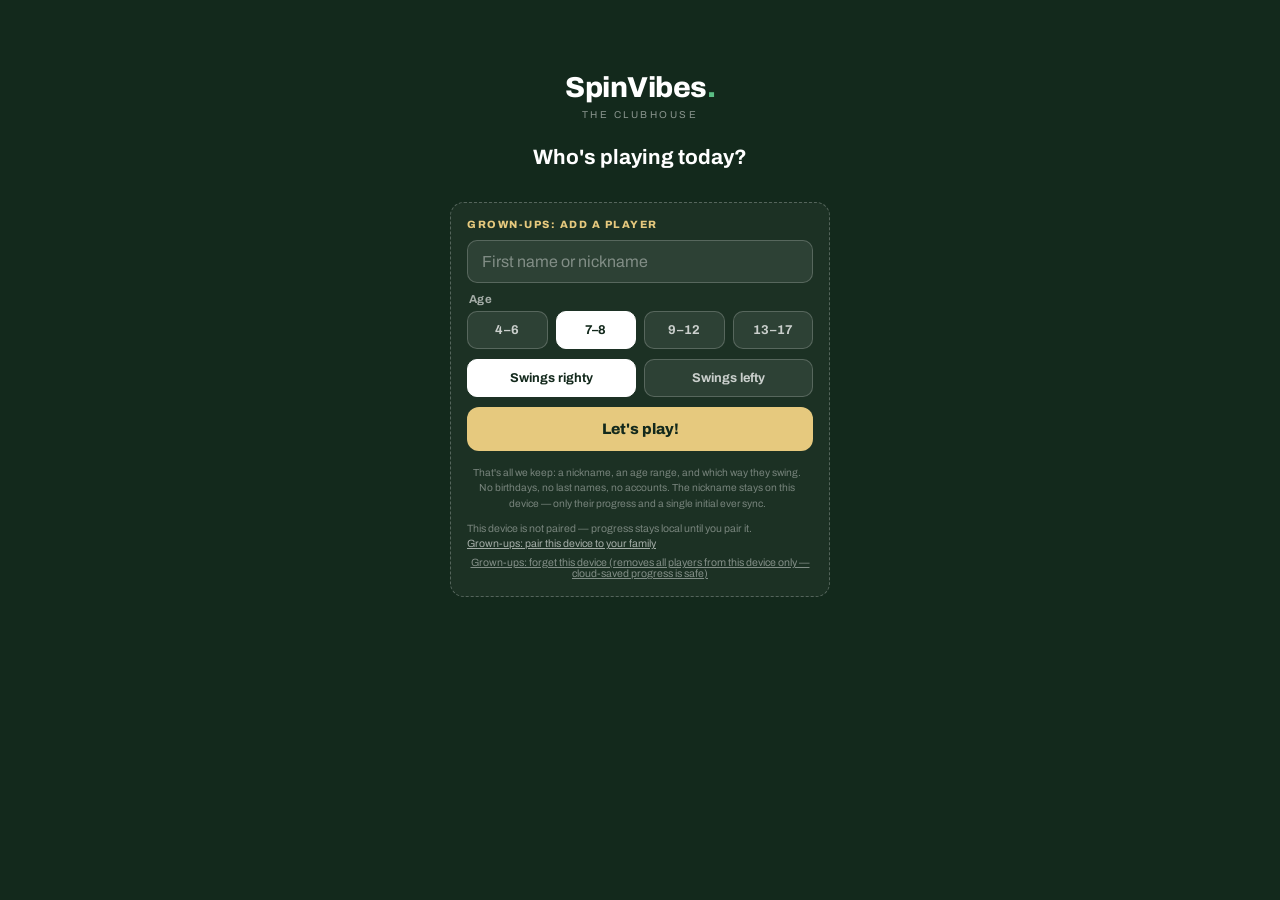
<file: index.html>
<!DOCTYPE html>
<html lang="en">
<head>
<meta charset="UTF-8">
<meta name="viewport" content="width=device-width, initial-scale=1.0, viewport-fit=cover">
<meta name="theme-color" content="#13291C">
<meta name="apple-mobile-web-app-capable" content="yes">
<meta name="apple-mobile-web-app-status-bar-style" content="black-translucent">
<meta name="apple-mobile-web-app-title" content="Clubhouse">
<link rel="manifest" href="manifest.json">
<title>SpinVibes — The Clubhouse</title>
<link href="https://fonts.googleapis.com/css2?family=Archivo:wght@400;500;600;700;800&display=swap" rel="stylesheet">
<style>
/* ══════════════════════════════════════════════════════════════
   SpinVibes KID SECTION — working prototype
   Fable system: ink #13291C · white field · Archivo only.
   Kid layer: bone board field, antique-brass rims, matte enamel
   category colors. Kid's chosen BALL COLOR = their accent.
   NO icon webfonts — every emblem/art is bespoke inline SVG.
   HARD RULES honored: no guilt, no loss, no gambling primitives,
   coins earned-only, parent-gated physical rewards.
   Data: localStorage behind KidStore (Supabase-shaped, swappable —
   see KID-DATA-SCHEMA.md).
   ══════════════════════════════════════════════════════════════ */
:root{
  --ink:#13291C;
  --bg:#ffffff;
  --surf:#F3F7F3; --surf2:#EBF1EB; --surf3:#E0E9E0;
  --border:#E4EAE4;
  --muted:#6B7A6E;
  --brass:#B08D4F; --brass-l:#E6C97E; --brass-d:#7A6033;
  --bone:#F6F2E7; --bone-d:#EAE3D2; --bone-ink:#4A3B1E;
  --cat-forest:#1E5638; --cat-oxblood:#6E2B2B; --cat-slate:#47555E;
  --cat-plum:#5C3A64; --cat-teal:#2A6E6A; --cat-ink:#13291C;
  --ultra:#5B3A9E; /* Headcover Buddies ultra-rare tier */
  --me:#F2A0BC; --me-soft:rgba(242,160,188,0.16);
  --nav-h:56px; --safe-b:env(safe-area-inset-bottom,0px);
  /* premium clubhouse materials */
  --walnut:#4C3120; --walnut-hi:#6B452C; --walnut-lo:#2E1C11;
  --brass-hi:#EBD289; --brass-lo:#8C6C2E; --brass-sh:#5E4718; --brass-mid:#C8A24C;
  --paper:#FCF8EF; --cream:#F6F0E2;
  --green-deep:#0E3521; --green-hi:#2FB56C; --kelly:#249657;
}
*{margin:0;padding:0;box-sizing:border-box;-webkit-tap-highlight-color:transparent}
html{height:100%;background:var(--surf)}
body{height:100%;overflow:hidden;background:var(--bg);color:var(--ink);font-family:'Archivo',sans-serif}
#app{display:flex;flex-direction:column;height:100%;overflow:hidden}
@media(min-width:600px){
  body{background:#E8E6E2}
  #app{max-width:500px;margin:0 auto;box-shadow:0 4px 40px rgba(0,0,0,0.15),0 0 0 0.5px rgba(0,0,0,0.08)}
}
button{font-family:'Archivo',sans-serif}

.proto{flex-shrink:0;background:var(--bone);border-bottom:1px solid var(--bone-d);color:var(--brass-d);font-size:0.6rem;font-weight:700;letter-spacing:1.2px;text-transform:uppercase;text-align:center;padding:4px 10px}

#topbar{flex-shrink:0;background:var(--ink);padding:12px 18px;padding-top:calc(12px + env(safe-area-inset-top,0px));display:flex;align-items:center;justify-content:space-between;gap:10px}
.tb-logo{font-weight:800;font-size:1.05rem;letter-spacing:-0.2px;color:#fff;line-height:1}
.tb-logo span{color:#5BBE85}
.tb-sub{font-size:0.58rem;color:rgba(255,255,255,0.45);letter-spacing:1.5px;text-transform:uppercase;margin-top:2px}
.coin-chip{display:inline-flex;align-items:center;gap:6px;background:radial-gradient(60% 60% at 50% 32%,var(--brass-hi),var(--brass-mid) 55%,var(--brass-lo));border:none;border-radius:20px;padding:5px 13px 5px 7px;color:var(--walnut-lo);font-weight:900;font-size:0.9rem;text-shadow:0 1px 0 rgba(255,255,255,0.3);box-shadow:0 0 0 1px rgba(94,71,24,0.55),0 1px 0 rgba(255,255,255,0.35) inset,0 -2px 5px rgba(0,0,0,0.25) inset,0 3px 8px -2px rgba(0,0,0,0.45)}
.coin-chip svg{display:block}
.coin-chip.bump{animation:coinbump .5s ease}
@keyframes coinbump{0%{transform:scale(1)}35%{transform:scale(1.22)}100%{transform:scale(1)}}

#pages{flex:1;overflow:hidden;position:relative}
.scr{position:absolute;inset:0;overflow-y:auto;-webkit-overflow-scrolling:touch;opacity:0;pointer-events:none;transform:translateY(12px);transition:opacity .22s ease,transform .22s ease;padding-bottom:calc(var(--nav-h) + var(--safe-b) + 16px)}
.scr.active{opacity:1;pointer-events:all;transform:translateY(0)}
.pad{padding:16px 18px}
.sec-h{font-weight:800;font-size:1.02rem;letter-spacing:-0.2px;color:var(--ink);margin:18px 0 8px}
.sec-sub{font-size:0.78rem;color:var(--muted);margin-top:-4px;margin-bottom:10px;line-height:1.5}

#nav{position:fixed;bottom:0;left:0;right:0;z-index:50;height:calc(var(--nav-h) + var(--safe-b));background:#fff;border-top:.5px solid var(--border);display:flex;align-items:center;padding-bottom:var(--safe-b)}
@media(min-width:600px){#nav{max-width:500px;left:50%;transform:translateX(-50%)}}
.nav-b{flex:1;height:var(--nav-h);display:flex;flex-direction:column;align-items:center;justify-content:center;gap:3px;border:none;background:none;color:#9AA89D;font-size:0.58rem;font-weight:700;cursor:pointer}
.nav-b.active{color:var(--ink)}
.nav-b svg{display:block}
.nav-b .st{stroke:#9AA89D}.nav-b.active .st{stroke:var(--ink)}
.nav-b .fl{fill:#9AA89D}.nav-b.active .fl{fill:var(--ink)}

/* stage (avatar display) */
.stage{background:radial-gradient(75% 55% at 50% 6%,rgba(235,210,137,0.28),transparent 62%),var(--bone);border:1px solid var(--bone-d);border-radius:18px;padding:16px 14px 10px;text-align:center;position:relative;overflow:hidden}
.stage-scene{position:absolute;inset:0}
.stage-scene svg{width:100%;height:100%;display:block}
.stage-inner{position:relative}
.stage-hi{font-size:0.72rem;font-weight:700;color:var(--brass-d);margin-bottom:2px}
#avatarBox svg{width:min(52vw,196px);height:auto;display:block;margin:0 auto;filter:drop-shadow(0 12px 10px rgba(0,0,0,0.22));position:relative;z-index:1}
.stage-green{position:relative;z-index:0;margin:-14px auto 4px;width:min(60vw,230px);height:30px;border-radius:50%;
  background:radial-gradient(60% 130% at 50% 0%,var(--green-hi),var(--kelly) 55%,var(--green-deep));
  box-shadow:0 -1px 0 rgba(255,255,255,0.14) inset,0 8px 16px -7px rgba(0,0,0,0.45)}
.gear-tag{display:inline-flex;align-items:center;gap:7px;background:#fff;border:1px solid var(--bone-d);border-radius:20px;padding:5px 13px;font-size:0.72rem;font-weight:700;color:var(--ink);margin:6px 0 6px;max-width:100%}
.gear-tag em{font-style:normal;color:var(--muted);font-weight:600}
.gear-tag svg{display:block;flex-shrink:0}

/* pickers */
.pick-h{display:flex;align-items:baseline;justify-content:space-between;margin:16px 0 8px}
.pick-h b{font-weight:800;font-size:0.95rem;letter-spacing:-0.2px}
.pick-h span{font-size:0.7rem;color:var(--muted);font-weight:600}
.swatches{display:flex;gap:10px;flex-wrap:wrap}
.sw{width:42px;height:42px;border-radius:50%;border:2.5px solid var(--border);cursor:pointer;padding:0;transition:transform .12s}
.sw:active{transform:scale(0.92)}
.sw.on{border-color:var(--ink);box-shadow:0 0 0 3px var(--brass-l)}
.opts{display:flex;gap:10px;flex-wrap:wrap}
.opt{width:50px;height:50px;border-radius:14px;background:var(--surf);border:1.5px solid var(--border);cursor:pointer;display:flex;align-items:center;justify-content:center;padding:0;transition:transform .12s;position:relative}
.opt:active{transform:scale(0.92)}
.opt.on{background:var(--me-soft);border-color:var(--ink)}
.opt svg{display:block}
.opt .off-x{position:absolute;inset:0;display:flex;align-items:center;justify-content:center;font-size:0.6rem;font-weight:700;color:var(--muted)}

/* closet (owned gear) */
.closet{display:flex;gap:10px;flex-wrap:wrap}
.closet .opt{width:56px;height:56px}
.slot-lbl{position:absolute;bottom:-2px;right:-2px;background:var(--ink);color:#fff;font-size:0.5rem;font-weight:800;border-radius:6px;padding:1px 5px}

.cta{display:block;width:100%;margin-top:18px;background:var(--ink);color:#fff;border:none;border-radius:14px;padding:15px;font-size:1rem;font-weight:800;letter-spacing:-0.2px;cursor:pointer;touch-action:manipulation;transition:transform .1s,opacity .15s}
.cta:active{transform:scale(0.98);opacity:0.88}
.cta.soft{background:var(--surf2);color:var(--ink);border:1px solid var(--border)}

#toast{position:fixed;left:50%;bottom:calc(var(--nav-h) + var(--safe-b) + 20px);transform:translateX(-50%) translateY(20px);background:var(--ink);color:#fff;border-radius:14px;padding:12px 20px;font-weight:700;font-size:0.9rem;opacity:0;pointer-events:none;transition:opacity .25s,transform .25s;z-index:200;white-space:nowrap;max-width:92vw;overflow:hidden;text-overflow:ellipsis}
#toast.show{opacity:1;transform:translateX(-50%) translateY(0)}

/* ── HOME ── */
.home-hero{background:var(--ink);padding:18px 18px 16px;position:relative;overflow:hidden}
.home-hero::after{content:'';position:absolute;right:-34px;top:-34px;width:140px;height:140px;border-radius:50%;background:var(--me);opacity:0.14}
.hh-row{display:flex;align-items:center;gap:14px;position:relative}
.hh-avatar{width:86px;height:86px;border-radius:50%;background:rgba(255,255,255,0.08);border:2px solid rgba(230,201,126,0.5);display:flex;align-items:flex-end;justify-content:center;overflow:hidden;flex-shrink:0;cursor:pointer}
.hh-avatar svg{width:68px;height:auto;margin-bottom:-8px}
.hh-body{flex:1;min-width:0}
.hh-hi{font-size:0.72rem;font-weight:700;color:rgba(255,255,255,0.55);margin-bottom:2px}
.hh-name{font-weight:800;font-size:1.6rem;letter-spacing:-0.5px;color:#fff;line-height:1.05}
.hh-lvl{display:inline-flex;align-items:center;gap:7px;margin-top:7px;background:rgba(255,255,255,0.07);border:1px solid rgba(255,255,255,0.14);border-radius:20px;padding:4px 12px 4px 5px;color:rgba(255,255,255,0.9);font-size:0.72rem;font-weight:700}
.lvl-bar{margin-top:12px;position:relative}
.lvl-track{background:rgba(255,255,255,0.12);border-radius:20px;height:8px;overflow:hidden}
.lvl-fill{height:100%;border-radius:20px;background:linear-gradient(90deg,var(--brass-l),var(--brass));transition:width .6s ease}
.lvl-cap{display:flex;justify-content:space-between;font-size:0.64rem;color:rgba(255,255,255,0.55);font-weight:600;margin-top:5px}
.lvl-cap b{color:var(--brass-l)}

.card{background:var(--surf);border:1px solid var(--border);border-radius:14px;padding:14px 16px;margin-bottom:10px}
.drill-card{background:var(--bone);border-color:var(--bone-d)}
.drill-tag{display:inline-block;font-size:0.58rem;font-weight:800;letter-spacing:1px;text-transform:uppercase;background:var(--cat-slate);color:#fff;border-radius:4px;padding:2px 7px;margin-bottom:7px}
.drill-title{font-weight:800;font-size:1.05rem;letter-spacing:-0.2px;margin-bottom:5px}
.drill-body{font-size:0.85rem;color:#4a5a4e;line-height:1.55}
.drill-builds{font-size:0.75rem;color:var(--brass-d);font-weight:600;margin-top:7px;line-height:1.45}
.drill-btns{display:flex;gap:8px;margin-top:12px}
.drill-btns button{flex:1;border:none;border-radius:12px;padding:12px 8px;font-size:0.8rem;font-weight:700;cursor:pointer;touch-action:manipulation;transition:transform .1s}
.drill-btns button:active{transform:scale(0.96)}
.db-me{background:var(--ink);color:#fff}
.db-us{background:#fff;color:var(--ink);border:1px solid var(--bone-d) !important}
.drill-done{display:flex;align-items:center;gap:10px;margin-top:12px;background:#fff;border:1px solid var(--bone-d);border-radius:12px;padding:10px 14px;font-size:0.82rem;font-weight:700;color:var(--cat-forest)}

/* weekly family challenge (oxblood = the challenge category) */
.wkc{background:var(--bone);border:1px solid var(--bone-d);border-radius:16px;padding:15px}
.wk-eyebrow{display:flex;align-items:center;gap:8px}
.wk-dot{width:10px;height:10px;border-radius:50%;background:var(--cat-oxblood);box-shadow:inset 0 -1px 2px rgba(0,0,0,0.25)}
.wk-eyebrow span:last-child{font-size:0.6rem;font-weight:800;letter-spacing:1.3px;text-transform:uppercase;color:var(--cat-oxblood)}
.wk-picks{display:flex;flex-direction:column;gap:9px;margin-top:12px}
.wk-pick{display:flex;align-items:center;gap:11px;background:#fff;border:1.5px solid var(--bone-d);border-radius:13px;padding:11px;cursor:pointer;text-align:left;font-family:'Archivo',sans-serif;transition:border-color .15s}
.wk-pick .mk{flex-shrink:0}
.wk-pick.sel{border-color:var(--cat-oxblood);background:rgba(110,43,43,0.07)}
.wk-pt{font-weight:800;font-size:0.86rem;color:var(--ink)}
.wk-pd{font-size:0.72rem;color:var(--muted);line-height:1.45}
.wk-cta{margin-top:12px;width:100%;background:var(--cat-oxblood);border:none;border-radius:12px;padding:12px;color:#fff;font-family:'Archivo',sans-serif;font-weight:800;font-size:0.9rem;cursor:pointer;opacity:0.45;transition:opacity .15s}
.wk-cta.ready{opacity:1}
.wk-btns{display:flex;gap:9px;margin-top:13px}
.wk-btns button{flex:1;border:none;border-radius:12px;padding:12px 8px;font-family:'Archivo',sans-serif;font-size:0.8rem;font-weight:800;cursor:pointer}
.wk-kid{background:var(--ink);color:#fff}
.wk-par{background:#fff;color:var(--ink);border:1.5px solid var(--bone-d) !important}
.wk-waits{margin-top:11px;background:#fff;border:1px dashed var(--bone-d);border-radius:11px;padding:9px 11px;font-size:0.71rem;color:var(--muted);line-height:1.5;text-align:center}
.wk-link{border:none;background:none;color:var(--brass-d);font-family:'Archivo',sans-serif;font-size:0.71rem;font-weight:800;cursor:pointer;text-decoration:underline;padding:0}

/* milestone ladder */
.ladder{display:flex;gap:8px;align-items:stretch;flex-wrap:wrap}
.lad{flex:1;background:var(--surf);border:1px solid var(--border);border-radius:14px;padding:10px 6px;text-align:center}
.lad .mk{margin:0 auto}
.lad-n{font-size:0.62rem;font-weight:700;color:var(--muted);margin-top:5px;line-height:1.3}
.lad-n b{color:var(--ink)}

/* next unlock progress */
.next-un{display:flex;align-items:center;gap:12px}
.next-art{width:52px;height:52px;border-radius:14px;background:var(--surf2);display:flex;align-items:center;justify-content:center;flex-shrink:0}
.next-body{flex:1;min-width:0}
.next-t{font-weight:800;font-size:0.88rem}
.next-track{background:var(--surf3);border-radius:20px;height:7px;overflow:hidden;margin-top:6px}
.next-fill{height:100%;background:linear-gradient(90deg,var(--brass-l),var(--brass));border-radius:20px}
.next-cap{font-size:0.68rem;color:var(--muted);font-weight:600;margin-top:4px}

/* demo strip */
.demo{background:var(--surf2);border:1px dashed var(--border);border-radius:14px;padding:12px 14px;margin-top:18px}
.demo-h{font-size:0.62rem;font-weight:800;letter-spacing:1.2px;text-transform:uppercase;color:var(--muted);margin-bottom:8px}
.demo-row{display:flex;gap:8px;flex-wrap:wrap}
.demo-row button{background:#fff;border:1px solid var(--border);border-radius:20px;padding:8px 13px;font-size:0.74rem;font-weight:700;color:var(--ink);cursor:pointer;touch-action:manipulation}
.demo-row button:active{opacity:0.7}
.demo-reset{background:none;border:none;color:var(--muted);font-size:0.66rem;font-weight:600;margin-top:8px;cursor:pointer;text-decoration:underline}

/* ── CLUBHOUSE ── */
.club-hero{background:radial-gradient(130% 90% at 50% -10%,#14432B 0%,var(--green-deep) 55%,#0A2417 100%);padding:18px 18px 16px;position:relative;overflow:hidden}
.club-hero::before{content:'';position:absolute;inset:0;pointer-events:none;background:radial-gradient(80% 46% at 50% -8%,rgba(235,210,137,0.16),transparent 70%)}
.club-hero::after{content:'';position:absolute;right:-30px;top:-30px;width:130px;height:130px;border-radius:50%;background:var(--me);opacity:0.10}
.club-hi{font-size:0.72rem;font-weight:700;color:rgba(255,255,255,0.55);margin-bottom:3px}
.club-title{font-weight:800;font-size:1.7rem;letter-spacing:-0.6px;color:#fff;line-height:1.05}
.club-title span{color:var(--brass-l)}
.club-line{font-size:0.8rem;color:rgba(255,255,255,0.75);line-height:1.45;margin-top:8px;position:relative}
.club-line b{color:#fff}
.wall{border-radius:18px;padding:16px 12px 13px;position:relative;border:none;
  background:repeating-linear-gradient(92deg,rgba(0,0,0,0.10) 0 2px,transparent 2px 7px),linear-gradient(180deg,var(--walnut-hi),var(--walnut) 55%,var(--walnut-lo));
  box-shadow:0 1px 0 rgba(255,255,255,0.06) inset,0 -8px 18px rgba(0,0,0,0.35) inset,0 0 0 1px rgba(0,0,0,0.4),0 6px 16px -8px rgba(0,0,0,0.4)}
.wall-decor{display:flex;justify-content:center;gap:16px;min-height:6px;margin-bottom:8px;flex-wrap:wrap}
.wall-decor svg{display:block}
.wall-h{display:flex;align-items:center;justify-content:space-between;padding:0 4px 10px}
.wall-h b{display:inline-block;padding:3px 12px;border-radius:6px;font-weight:800;font-size:0.62rem;letter-spacing:1.6px;text-transform:uppercase;color:var(--walnut-lo);
  background:linear-gradient(180deg,var(--brass-hi),var(--brass-mid) 45%,var(--brass-lo));
  box-shadow:0 1px 0 rgba(255,255,255,0.4) inset,0 2px 5px rgba(0,0,0,0.4)}
.wall-h span{font-size:0.64rem;color:var(--brass-hi);font-weight:700;opacity:0.9}
.wall-grid{display:grid;grid-template-columns:repeat(4,1fr);gap:10px 6px}
.mki{display:flex;flex-direction:column;align-items:center;gap:5px;background:none;border:none;cursor:pointer;padding:2px 0}
.mki:active .mk{transform:scale(0.92)}
.mk{border-radius:50%;padding:4px;display:inline-flex;transition:transform .12s;
  background:linear-gradient(150deg,var(--brass-l),var(--brass) 46%,var(--brass-d));
  box-shadow:0 3px 8px rgba(0,0,0,0.20)}
.mk-face{width:100%;height:100%;border-radius:50%;display:flex;align-items:center;justify-content:center;
  box-shadow:inset 0 2px 4px rgba(0,0,0,0.30),inset 0 -1px 2px rgba(255,255,255,0.18)}
.mk-face svg{display:block;filter:drop-shadow(0 1px 0 rgba(0,0,0,0.28))}
.mk.locked{background:linear-gradient(150deg,#5a4632,#41301f 46%,var(--walnut-lo));box-shadow:0 2px 6px rgba(0,0,0,0.5) inset}
.mk.locked .mk-face{background:linear-gradient(180deg,#3c2618,#2c1a0f) !important;box-shadow:inset 0 2px 6px rgba(0,0,0,0.5)}
.mk.locked .mk-face svg{opacity:0.35;filter:none}
.mk-lbl{font-size:0.58rem;font-weight:700;color:var(--cream);text-align:center;line-height:1.25;max-width:76px;text-shadow:0 1px 2px rgba(0,0,0,0.5)}
.mki.locked .mk-lbl{color:#b79a5e;font-weight:600}

.keepsake{display:flex;gap:14px;align-items:center;background:var(--bone);border:1px solid var(--bone-d);border-radius:18px;padding:14px 16px;margin-bottom:10px}
.keep-body{flex:1;min-width:0}
.keep-tag{display:inline-block;font-size:0.58rem;font-weight:800;letter-spacing:1px;text-transform:uppercase;background:var(--brass-l);color:var(--bone-ink);border-radius:4px;padding:2px 7px;margin-bottom:5px}
.keep-title{font-weight:800;font-size:0.92rem;letter-spacing:-0.1px}
.keep-sub{font-size:0.76rem;color:var(--muted);line-height:1.5;margin-top:3px}
.keep-sub b{color:var(--ink)}
.keep-btn{margin-top:8px;background:var(--ink);color:#fff;border:none;border-radius:10px;padding:9px 14px;font-size:0.76rem;font-weight:800;cursor:pointer;touch-action:manipulation}
.keep-btn:active{opacity:0.85}

/* ── Headcover Buddies — time-gated, no purchase path, lives on the
   Clubhouse wall, not the Pro Shop ── */
.buddy-cta{background:var(--bone);border:1px solid var(--bone-d);border-radius:18px;padding:18px 16px 16px;text-align:center;margin-bottom:14px}
.buddy-box-visual{width:84px;height:84px;margin:0 auto 10px;border-radius:50%;display:inline-flex}
.buddy-box-visual.ready{animation:siglow 2.4s ease-in-out infinite;border-radius:50%}
.buddy-box-visual.shake{animation:buddyshake 0.56s ease}
@keyframes buddyshake{
  0%,100%{transform:rotate(0) scale(1)}
  15%{transform:rotate(-9deg) scale(1.03)}
  30%{transform:rotate(8deg) scale(1.05)}
  45%{transform:rotate(-7deg) scale(1.06)}
  60%{transform:rotate(5deg) scale(1.04)}
  75%{transform:rotate(-3deg) scale(1.02)}
  90%{transform:rotate(2deg) scale(1.01)}
}
.buddy-status{font-size:0.82rem;font-weight:700;color:var(--muted)}
.buddy-status b{color:var(--ink)}
.buddy-bar{height:6px;border-radius:4px;background:var(--surf3);overflow:hidden;margin:10px 0}
.buddy-bar-fill{height:100%;background:linear-gradient(90deg,var(--cat-teal),var(--kelly));border-radius:4px;transition:width .3s}
#buddyBtn[disabled]{opacity:0.4;pointer-events:none}
.buddy-lbl-shiny{color:var(--brass-l) !important}

/* ── PRO SHOP ── */
.shop-cats{display:flex;gap:8px;overflow-x:auto;scrollbar-width:none;padding:2px 0 10px}
.shop-cats::-webkit-scrollbar{display:none}
.shop-cat{flex:0 0 auto;border:1px solid rgba(0,0,0,0.3);border-radius:8px;padding:7px 13px;font-size:0.68rem;font-weight:800;letter-spacing:0.8px;text-transform:uppercase;color:#d8c79b;cursor:pointer;
  background:linear-gradient(180deg,#3a2617,#281608);
  box-shadow:0 1px 0 rgba(255,255,255,0.06) inset,0 2px 4px rgba(0,0,0,0.35)}
.shop-cat.on{color:var(--walnut-lo);border-color:rgba(0,0,0,0.3);
  background:linear-gradient(180deg,var(--brass-hi),var(--brass-mid) 45%,var(--brass-lo));
  box-shadow:0 1px 0 rgba(255,255,255,0.45) inset,0 3px 7px rgba(0,0,0,0.4)}
.shop-grid{display:grid;grid-template-columns:1fr 1fr;gap:12px;border-radius:16px;padding:13px 12px 15px;
  background:repeating-linear-gradient(92deg,rgba(0,0,0,0.10) 0 2px,transparent 2px 7px),linear-gradient(180deg,var(--walnut-hi),var(--walnut) 60%,var(--walnut-lo));
  box-shadow:0 -6px 16px rgba(0,0,0,0.3) inset,0 0 0 1px rgba(0,0,0,0.4),0 6px 16px -8px rgba(0,0,0,0.4)}
.si{border:none;border-radius:14px;padding:12px 10px 12px;text-align:center;position:relative;
  background:radial-gradient(90% 80% at 50% 12%,var(--paper),var(--cream));
  box-shadow:0 4px 10px -3px rgba(0,0,0,0.45),0 1px 0 rgba(255,255,255,0.6) inset}
.si.afford{animation:siglow 2.4s ease-in-out infinite}
@keyframes siglow{
  0%,100%{box-shadow:0 4px 10px -3px rgba(0,0,0,0.45),0 1px 0 rgba(255,255,255,0.6) inset,0 0 0 1.5px rgba(235,210,137,0.55),0 0 14px -2px rgba(235,210,137,0.55)}
  50%{box-shadow:0 4px 10px -3px rgba(0,0,0,0.45),0 1px 0 rgba(255,255,255,0.6) inset,0 0 0 2px rgba(235,210,137,0.95),0 0 22px 0 rgba(235,210,137,0.8)}
}
.si.owned{background:radial-gradient(90% 80% at 50% 12%,#eaf5ec,#d9ecdf);
  box-shadow:0 4px 10px -3px rgba(0,0,0,0.4),0 0 0 1.5px rgba(36,150,87,0.4) inset}
.si-art{height:52px;display:flex;align-items:center;justify-content:center;margin-bottom:8px}
.si-art svg{display:block}
.si-name{font-size:0.76rem;font-weight:800;line-height:1.25;color:#20372A}
.si-btn{margin-top:8px;width:100%;border:none;border-radius:10px;padding:9px 8px;font-size:0.74rem;font-weight:800;cursor:pointer;touch-action:manipulation;display:inline-flex;align-items:center;justify-content:center;gap:5px}
.si-btn:active{transform:scale(0.97)}
.si-buy{color:var(--walnut-lo);font-weight:900;
  background:linear-gradient(180deg,var(--brass-hi),var(--brass-mid) 48%,var(--brass-lo));
  box-shadow:0 1px 0 rgba(255,255,255,0.5) inset,0 2px 4px rgba(0,0,0,0.3)}
.si-buy svg{display:block}
.si-far{background:#ece2ca;color:#8a7648}
.si-own{background:#fff;color:var(--ink);border:1.5px solid var(--kelly) !important}
.si-on{color:#fff;background:linear-gradient(180deg,var(--green-hi),var(--kelly) 55%,var(--green-deep));
  box-shadow:0 1px 0 rgba(255,255,255,0.25) inset,0 2px 5px rgba(0,0,0,0.3)}
.si-note{font-size:0.62rem;color:var(--muted);font-weight:600;margin-top:5px;line-height:1.35}

/* ── MODALS ── */
.modal{position:fixed;inset:0;z-index:500;display:none;align-items:center;justify-content:center;background:rgba(19,41,28,0.55);padding:20px}
.modal.open{display:flex}
.sheet{background:#fff;border-radius:22px;padding:24px 20px 20px;width:100%;max-width:360px;text-align:center;position:relative;overflow:hidden}
.sheet-bone{background:var(--bone)}
.m-title{font-weight:800;font-size:1.25rem;letter-spacing:-0.4px;margin-bottom:6px}
.m-sub{font-size:0.84rem;color:var(--muted);line-height:1.55}
.m-btns{display:flex;gap:8px;margin-top:18px}
.m-btns button{flex:1;border:none;border-radius:12px;padding:14px 8px;font-size:0.88rem;font-weight:800;cursor:pointer;touch-action:manipulation}
.mb-main{background:var(--ink);color:#fff}
.mb-ghost{background:var(--surf2);color:var(--ink)}
.mb-main:active,.mb-ghost:active{opacity:0.85}

/* flip reveal */
.flip-wrap{width:150px;height:150px;margin:8px auto 12px;perspective:700px}
.flip{width:100%;height:100%;position:relative;transform-style:preserve-3d;transition:transform 1s cubic-bezier(.2,.7,.3,1.1)}
.flip.flipped{transform:rotateY(540deg)}
.flip-f,.flip-b{position:absolute;inset:0;backface-visibility:hidden;display:flex;align-items:center;justify-content:center}
.flip-b{transform:rotateY(180deg)}
.reveal-cheer{font-size:0.7rem;font-weight:800;letter-spacing:1.6px;text-transform:uppercase;color:var(--brass-d)}
/* celebration dots (pure CSS, always-a-win, no randomness in rewards —
   only the confetti angles are decorative) */
.pop{position:absolute;left:50%;top:38%;width:8px;height:8px;border-radius:2px;opacity:0;pointer-events:none}
.sheet.party .pop{animation:pop 1s ease-out .45s forwards}
@keyframes pop{0%{opacity:0;transform:translate(0,0) rotate(0)}20%{opacity:1}100%{opacity:0;transform:translate(var(--dx),var(--dy)) rotate(200deg)}}

/* ── WHO'S PLAYING (kid switcher, landing-style ink overlay) ── */
#who{position:fixed;inset:0;z-index:400;background:var(--ink);display:none;flex-direction:column;align-items:center;padding:24px 20px;padding-top:calc(8vh + env(safe-area-inset-top,0px));overflow-y:auto;-webkit-overflow-scrolling:touch}
#who.open{display:flex}
.who-logo{font-weight:800;font-size:1.8rem;letter-spacing:-0.5px;color:#fff}
.who-logo span{color:#5BBE85}
.who-sub{font-size:0.62rem;letter-spacing:2.5px;text-transform:uppercase;color:rgba(255,255,255,0.5);margin:6px 0 26px}
.who-q{font-weight:700;font-size:1.3rem;color:#fff;margin-bottom:16px;text-align:center}
.who-cards{display:flex;flex-direction:column;gap:10px;width:100%;max-width:380px}
.who-card{display:flex;align-items:center;gap:14px;background:rgba(255,255,255,0.05);border:1px solid rgba(255,255,255,0.18);border-radius:14px;padding:14px 16px;cursor:pointer;transition:transform .15s;font-family:'Archivo',sans-serif;text-align:left}
.who-card:active{transform:scale(0.97)}
.who-ball{width:46px;height:46px;border-radius:50%;border:2.5px solid rgba(255,255,255,0.35);flex-shrink:0;display:flex;align-items:center;justify-content:center;font-weight:800;font-size:1.2rem;color:rgba(19,41,28,0.75)}
.who-name{font-weight:800;font-size:1.3rem;letter-spacing:-0.3px;color:#fff}
.who-meta{font-size:0.64rem;letter-spacing:1.2px;text-transform:uppercase;font-weight:600;color:rgba(255,255,255,0.5);margin-top:3px}
.who-add{width:100%;max-width:380px;margin-top:18px;background:rgba(255,255,255,0.04);border:1px dashed rgba(255,255,255,0.25);border-radius:14px;padding:16px}
.who-add-h{font-size:0.66rem;font-weight:800;letter-spacing:1.5px;text-transform:uppercase;color:var(--brass-l);margin-bottom:10px}
.who-add input{width:100%;background:rgba(255,255,255,0.08);border:1px solid rgba(255,255,255,0.2);border-radius:10px;padding:12px 14px;color:#fff;font-family:'Archivo',sans-serif;font-size:16px;outline:none;margin-bottom:10px}
.who-add input::placeholder{color:rgba(255,255,255,0.4)}
.seg{display:flex;gap:8px;margin-bottom:10px}
.seg-cap{font-size:0.72rem;font-weight:700;letter-spacing:0.04em;color:rgba(255,255,255,0.6);margin:0 0 6px 2px}
.seg button{flex:1;background:rgba(255,255,255,0.08);border:1px solid rgba(255,255,255,0.2);border-radius:10px;padding:11px 6px;color:rgba(255,255,255,0.75);font-size:0.8rem;font-weight:700;cursor:pointer}
.seg button.on{background:#fff;color:var(--ink);border-color:#fff}
.who-go{width:100%;background:var(--brass-l);color:var(--ink);border:none;border-radius:12px;padding:14px;font-size:0.95rem;font-weight:800;cursor:pointer;font-family:'Archivo',sans-serif}
.who-go:active{opacity:0.85}
.who-note{font-size:0.64rem;color:rgba(255,255,255,0.4);margin-top:14px;text-align:center;line-height:1.5;max-width:340px}
/* topbar kid switch pill */
.switch-pill{display:inline-flex;align-items:center;gap:6px;background:rgba(255,255,255,0.08);border:1px solid rgba(255,255,255,0.18);border-radius:20px;padding:4px 10px 4px 5px;color:rgba(255,255,255,0.85);font-weight:700;font-size:0.74rem;cursor:pointer;font-family:'Archivo',sans-serif}
.switch-ball{width:20px;height:20px;border-radius:50%;border:1.5px solid rgba(255,255,255,0.4)}
/* hand hint on the drill card */
.hand-chip{display:inline-flex;align-items:center;gap:6px;margin-top:9px;background:#fff;border:1px solid var(--bone-d);border-radius:20px;padding:4px 11px;font-size:0.68rem;font-weight:700;color:var(--brass-d)}

/* parent gate hold button */
.hold-btn{position:relative;width:100%;border:none;border-radius:14px;padding:16px;background:var(--surf2);color:var(--ink);font-size:0.95rem;font-weight:800;cursor:pointer;overflow:hidden;touch-action:manipulation;user-select:none;-webkit-user-select:none}
.hold-fill{position:absolute;inset:0;width:0%;background:rgba(30,86,56,0.25);transition:none}
.hold-txt{position:relative}
</style>
<link rel="stylesheet" href="pys/pys.css">
<style>
/* ── Pick Your Shot: the host chrome. The game's own tokens live in pys/pys.css. ── */
#scr-pys{padding:0 0 calc(var(--nav-h) + var(--safe-b) + 16px);background:#13291C}  /* keep the shared bottom-nav clearance from .scr — `padding:0` used to wipe it and hid the last button under the toolbar */
.pys-bar{display:flex;align-items:center;gap:10px;padding:10px 12px 6px}
.pys-back{width:38px;height:38px;border-radius:50%;border:0;background:rgba(245,241,230,.1);
  color:#F5F1E6;font-size:19px;line-height:1;cursor:pointer;flex:none}
.pys-bar-t{color:#F5F1E6;font-weight:800;font-size:15px}
.pys-bar-s{color:rgba(245,241,230,.6);font-size:12px;font-weight:600;margin-left:auto}
.pys-load{color:rgba(245,241,230,.6);font-size:14px;font-weight:600;padding:28px 16px}
#pysRoot{min-height:70vh}
/* Home tile */
.pys-tile{display:flex;align-items:center;gap:14px;cursor:pointer}
.pys-tile-art{width:54px;height:54px;border-radius:14px;flex:none;
  background:radial-gradient(circle at 62% 34%,#2E6B3E 0 34%,#1F4C2B 34% 100%);
  box-shadow:inset 0 0 0 2px #A98D5F}
.pys-tile-t{font-weight:800;font-size:15px}
.pys-tile-s{font-size:12px;font-weight:500;opacity:.72;margin-top:2px;line-height:1.35}
</style>

<script src="pys/pys.js" defer></script>
</head>
<body>
<div id="app">
  <div class="proto">Prototype · kid section</div>
  <div id="topbar">
    <div>
      <div class="tb-logo">SpinVibes<span>.</span></div>
      <div class="tb-sub">The Clubhouse</div>
    </div>
    <div style="display:flex;align-items:center;gap:8px;">
      <button class="switch-pill" id="switchPill" onclick="showWho()"></button>
      <div class="coin-chip" id="coinChip"></div>
    </div>
  </div>

  <!-- who's playing (kid switcher / parent-provisioned setup) -->
  <div id="who">
    <div class="who-logo">SpinVibes<span>.</span></div>
    <div class="who-sub">The Clubhouse</div>
    <div class="who-q">Who's playing today?</div>
    <div class="who-cards" id="whoCards"></div>
    <div class="who-add">
      <div class="who-add-h">Grown-ups: add a player</div>
      <input type="text" id="addNick" placeholder="First name or nickname" maxlength="20">
      <div class="seg-cap" id="segBandCap">Age</div>
      <div class="seg" id="segBand" role="group" aria-labelledby="segBandCap">
        <button data-v="k46" aria-label="Ages 4 to 6" onclick="segPick('segBand',this)">4–6</button>
        <button data-v="k68" aria-label="Ages 7 to 8" class="on" onclick="segPick('segBand',this)">7–8</button>
        <button data-v="k912" aria-label="Ages 9 to 12" onclick="segPick('segBand',this)">9–12</button>
        <button data-v="teen" aria-label="Ages 13 to 17" onclick="segPick('segBand',this)">13–17</button>
      </div>
      <div class="seg" id="segHand">
        <button data-v="R" class="on" onclick="segPick('segHand',this)">Swings righty</button>
        <button data-v="L" onclick="segPick('segHand',this)">Swings lefty</button>
      </div>
      <button class="who-go" onclick="submitAddKid()">Let's play!</button>
      <div class="who-note">That's all we keep: a nickname, an age range, and which way they swing. No birthdays, no last names, no accounts. The nickname stays on this device &mdash; only their progress and a single initial ever sync.</div>
      <div id="pairStatus" style="margin-top:12px;font-size:0.66rem;color:rgba(255,255,255,0.4);font-family:'Archivo',sans-serif;"></div>
      <button onclick="openPair('pair')" id="pairDeviceBtn" style="margin-top:4px;background:none;border:none;color:rgba(255,255,255,0.6);font-size:0.66rem;font-family:'Archivo',sans-serif;text-decoration:underline;cursor:pointer;display:block;">Grown-ups: pair this device to your family</button>
      <button onclick="forgetDevice()" style="margin-top:8px;background:none;border:none;color:rgba(255,255,255,0.45);font-size:0.66rem;font-family:'Archivo',sans-serif;text-decoration:underline;cursor:pointer;">Grown-ups: forget this device (removes all players from this device only — cloud-saved progress is safe)</button>
    </div>
  </div>

  <div id="pages">

    <!-- ── HOME (board-as-home) ── -->
    <div class="scr active" id="scr-home">
      <div class="home-hero">
        <div class="hh-row">
          <div class="hh-avatar" onclick="go('scr-ball')" id="homeAvatar"></div>
          <div class="hh-body">
            <div class="hh-hi">Hey there!</div>
            <div class="hh-name">Let's play.</div>
            <div class="hh-lvl" id="homeLvlChip"></div>
          </div>
        </div>
        <div class="lvl-bar">
          <div class="lvl-track"><div class="lvl-fill" id="lvlFill"></div></div>
          <div class="lvl-cap" id="lvlCap"></div>
        </div>
      </div>

      <div class="pad">
        <div class="sec-h">Today's drill</div>
        <div class="card drill-card" id="drillCard"></div>

        <div class="sec-h">This week's family challenge</div>
        <div id="weeklyCard"></div>

        <div class="sec-h">Your drill markers</div>
        <div class="ladder" id="ladder"></div>

        <div class="sec-h">Graduation drills</div>
        <div class="sec-sub">Each drill marker unlocks a real-clubs challenge — the marker is yours either way; this is the prize on top.</div>
        <div id="gradList"></div>

        <div class="sec-h">Next unlock</div>
        <div class="card next-un" id="nextUnlock"></div>

        <div class="sec-h">Play a hole</div>
        <div class="card pys-tile" id="pysTile" onclick="pysStart()">
          <div class="pys-tile-art" aria-hidden="true"></div>
          <div>
            <div class="pys-tile-t">Pick Your Shot</div>
            <div class="pys-tile-s" id="pysTileSub">Nine holes. Three choices each. See where all ten balls go.</div>
          </div>
        </div>

        <button class="cta soft" onclick="go('scr-club')">See your Clubhouse →</button>

        <div class="demo">
          <div class="demo-h">Demo · pretend you played</div>
          <div class="demo-row">
            <button onclick="demoRound(false)">Finish a round</button>
            <button onclick="demoRound(true)">Family round</button>
            <button onclick="demoCheckin()">Check in</button>
            <button onclick="demoFirst9()">First full 9 ⛳</button>
            <button onclick="demoPar()">Made a par ★</button>
            <button onclick="demoDrillDay()">Drill on another day</button>
            <button onclick="demoTenure(3)">3 months in</button>
            <button onclick="demoTenure(6)">6 months in</button>
            <button onclick="demoTenure(12)">1 year in 🎂</button>
            <button onclick="demoNewWeek()">New week</button>
          </div>
          <button class="demo-reset" onclick="resetDemo()">reset demo</button>
        </div>
      </div>
    </div>

    <!-- ── MY BALL (avatar creator + closet) ── -->
    <div class="scr" id="scr-ball">
      <div class="pad">
        <div class="stage">
          <div class="stage-scene" id="stageScene"></div>
          <div class="stage-inner">
            <div class="stage-hi">This is you!</div>
            <div id="avatarBox"></div>
            <div class="stage-green"></div>
            <div class="gear-tag" id="gearTag"></div>
          </div>
        </div>

        <div class="pick-h"><b>Pick your ball</b><span>any color is yours</span></div>
        <div class="swatches" id="ballRow"></div>
        <div class="pick-h"><b>Eyes</b></div>
        <div class="opts" id="eyeRow"></div>
        <div class="pick-h"><b>Nose</b></div>
        <div class="opts" id="noseRow"></div>
        <div class="pick-h"><b>Mouth</b></div>
        <div class="opts" id="mouthRow"></div>
        <div class="pick-h"><b>Pose</b><span>how do you stand?</span></div>
        <div class="opts" id="poseRow"></div>

        <div class="pick-h"><b>Your closet</b><span>earned gear · tap to wear</span></div>
        <div class="sec-sub" id="closetSub"></div>
        <div class="closet" id="closetRow"></div>

        <button class="cta" onclick="saveAvatar()">That's me!</button>
      </div>
    </div>

    <!-- ── PRO SHOP ── -->
    <div class="scr" id="scr-shop">
      <div class="pad">
        <div class="sec-h" style="margin-top:2px">The Pro Shop</div>
        <div class="sec-sub">Coins come from playing, drills and check-ins — <b>never from money.</b> Everything stays yours forever.</div>
        <div class="shop-cats" id="shopCats"></div>
        <div class="shop-grid" id="shopGrid"></div>
      </div>
    </div>

    <!-- ── CLUBHOUSE ── -->
    <div class="scr" id="scr-club">
      <div class="club-hero">
        <div class="club-hi">Welcome to</div>
        <div class="club-title">Your <span>Clubhouse</span></div>
        <div class="club-line"><b>Every marker up here is one you earned.</b> Nothing ever comes down.</div>
      </div>
      <div class="pad">
        <div class="sec-h" style="margin-top:2px">Your marker wall</div>
        <div class="wall">
          <div class="wall-decor" id="wallDecor"></div>
          <div class="wall-h"><b>Earned markers</b><span id="wallCount"></span></div>
          <div class="wall-grid" id="wallGrid"></div>
        </div>
        <div class="sec-h">Headcover Buddies</div>
        <div class="sec-sub">A free cover shows up every two weeks. Nothing to buy &mdash; just come back and open it.</div>
        <div class="buddy-cta">
          <div class="buddy-box-visual" id="buddyBoxVisual"></div>
          <div class="buddy-status" id="buddyStatus"></div>
          <div class="buddy-bar"><div class="buddy-bar-fill" id="buddyBarFill"></div></div>
          <button class="cta" id="buddyBtn" onclick="openBuddyBox()">Open it!</button>
        </div>
        <div class="wall">
          <div class="wall-h"><b>Bag wall</b><span id="buddyWallCount"></span></div>
          <div class="wall-grid" id="buddyWall"></div>
        </div>
        <div class="sec-h">Real keepsakes</div>
        <div class="sec-sub">Real mail comes with <b>time</b>: a few <b>Tees at 3 months</b>, your <b>Marker at 6 months</b>, and <b>the Ball at one year</b>. Keep playing — the calendar does the rest. The digital twin lands on your wall right away.</div>
        <div id="keepsakes"></div>
      </div>
    </div>

    <!-- ── PICK YOUR SHOT (minigame; full-screen, launched from Home) ── -->
    <div class="scr" id="scr-pys">
      <div class="pys-bar">
        <button class="pys-back" onclick="pysExit()" aria-label="Back to home">&larr;</button>
        <div class="pys-bar-t">Pick Your Shot</div>
        <div class="pys-bar-s" id="pysBarSub"></div>
      </div>
      <div id="pysRoot"></div>
    </div>

  </div>

  <div id="nav">
    <button class="nav-b active" data-scr="scr-home" onclick="go('scr-home')">
      <svg width="21" height="21" viewBox="0 0 24 24" fill="none"><path class="st" d="M4 10.5 12 4l8 6.5" stroke-width="1.8" stroke-linecap="round" stroke-linejoin="round"/><path class="st" d="M6 9.5V19h12V9.5" stroke-width="1.8" stroke-linecap="round"/></svg>
      Home
    </button>
    <button class="nav-b" data-scr="scr-ball" onclick="go('scr-ball')">
      <svg width="21" height="21" viewBox="0 0 24 24" fill="none"><circle class="st" cx="12" cy="10" r="6.5" stroke-width="1.8"/><circle class="fl" cx="9.8" cy="9" r="1.1"/><circle class="fl" cx="14.2" cy="9" r="1.1"/><path class="st" d="M9.5 12.2c.7.9 1.5 1.3 2.5 1.3s1.8-.4 2.5-1.3" stroke-width="1.6" stroke-linecap="round"/><path class="st" d="M8 20h8" stroke-width="1.8" stroke-linecap="round"/></svg>
      My ball
    </button>
    <button class="nav-b" data-scr="scr-shop" onclick="go('scr-shop')">
      <svg width="21" height="21" viewBox="0 0 24 24" fill="none"><path class="st" d="M5 8h14l-1.2 11a2 2 0 0 1-2 1.8H8.2a2 2 0 0 1-2-1.8z" stroke-width="1.8" stroke-linejoin="round"/><path class="st" d="M9 10V6.5a3 3 0 0 1 6 0V10" stroke-width="1.8" stroke-linecap="round"/></svg>
      Pro shop
    </button>
    <button class="nav-b" data-scr="scr-club" onclick="go('scr-club')">
      <svg width="21" height="21" viewBox="0 0 24 24" fill="none"><circle class="st" cx="12" cy="12" r="8.5" stroke-width="1.8"/><circle class="fl" cx="9.5" cy="9.5" r="1"/><circle class="fl" cx="13.5" cy="8.5" r="1"/><circle class="fl" cx="15" cy="12.5" r="1"/><circle class="fl" cx="11" cy="13.5" r="1"/></svg>
      Clubhouse
    </button>
  </div>

  <!-- reveal modal -->
  <div class="modal" id="mReveal">
    <div class="sheet sheet-bone" id="revealSheet">
      <div class="reveal-cheer" id="revCheer">You earned a marker!</div>
      <div class="flip-wrap"><div class="flip" id="flipDisc">
        <div class="flip-f" id="flipFront"></div>
        <div class="flip-b" id="flipBack"></div>
      </div></div>
      <div class="m-title" id="revTitle"></div>
      <div class="m-sub" id="revSub"></div>
      <div class="m-btns" id="revBtns"></div>
    </div>
  </div>

  <!-- physical-marker approval used to be a press-and-hold confirm, which isn't a
       real grown-up check — it now folds into the same pairing-code gate below
       (mPair, mode 'approve'), so every grown-ups-only action in this file uses
       one real mechanism. -->

  <!-- pairing / grown-up-presence modal — one modal, two modes: PAIR (first link
       to a family) and UNPAIR (confirm before wiping this device). Both require a
       fresh code minted in the app right now, replacing the old bare-tap "forget
       this device" confirm() and the never-expiring ?u= link as the only ways in. -->
  <div class="modal" id="mPair">
    <div class="sheet">
      <div class="m-title" id="pairTitle">Grown-ups only</div>
      <div class="m-sub" id="pairSub">Open Settings → "Pair a kid's device" in the SpinVibes app to get a code, then enter it here.</div>
      <input type="text" id="pairCode" maxlength="8" autocapitalize="characters" autocomplete="off" placeholder="8-character code" style="width:100%;box-sizing:border-box;text-align:center;letter-spacing:3px;font-weight:800;font-size:1.2rem;text-transform:uppercase;background:rgba(0,0,0,0.04);border:1.5px solid var(--bone-d);border-radius:10px;padding:12px;margin-top:14px;font-family:'Archivo',sans-serif;">
      <div id="pairErr" style="min-height:18px;font-size:0.72rem;color:#B0392F;margin-top:6px;"></div>
      <div class="m-btns">
        <button class="mb-ghost" onclick="closePair()">Cancel</button>
        <button class="mb-main" id="pairGo" onclick="submitPairCode()">Confirm</button>
      </div>
    </div>
  </div>

  <!-- purchase modal -->
  <div class="modal" id="mBuy">
    <div class="sheet">
      <div class="si-art" style="height:64px" id="buyArt"></div>
      <div class="m-title" id="buyTitle"></div>
      <div class="m-sub" id="buySub"></div>
      <div class="m-btns">
        <button class="mb-ghost" onclick="closeBuy()">Keep saving</button>
        <button class="mb-main" id="buyGo">Unlock it!</button>
      </div>
    </div>
  </div>

  <div id="toast"></div>
</div>

<script>
/* ═══════════ STORE (swappable data layer — see KID-DATA-SCHEMA.md) ═══════════
   Everything below reads/writes through KidStore only. To go live, replace
   these two functions with Supabase RPC calls (record_daily_drill, get_markers,
   spend_coins, ...). Kid identity in the CLOUD is an opaque key only (see
   KID-PII-SCOPE.md); the nickname never leaves this device. */
const KidStore = {
  get(k, fb){ try{ const v=localStorage.getItem('svkid-'+k); return v?JSON.parse(v):fb; }catch(e){ return fb; } },
  set(k, v){ try{ localStorage.setItem('svkid-'+k, JSON.stringify(v)); }catch(e){} },
  del(){ Object.keys(localStorage).filter(k=>k.startsWith('svkid-')).forEach(k=>localStorage.removeItem(k)); }
};
function today(){ return new Date().toISOString().slice(0,10); }
/* A nickname can arrive from a link (?nick=), so it is UNTRUSTED text. Every place it goes into
   innerHTML goes through escHtml; textContent sinks need nothing. The 20-char nickname limit is
   no protection: `<svg/onload=alert()>` fits in it. */
function escHtml(s){ return String(s==null?'':s).replace(/[&<>"']/g,c=>({'&':'&amp;','<':'&lt;','>':'&gt;','"':'&quot;',"'":'&#39;'}[c])); }

/* ═══ CLOUD SYNC (beta: internal test family only, via the app chip's &u= param) ═══
   Persists the whole per-kid state blob (avatar, coins, wall, drills) through
   the deny-all kid_state table + definer RPCs in kid-backend.sql. If no
   guide-link uid is present (public URL visitors), everything stays local. */
const SB_URL  = 'https://zairvjyiwhajsulefyoi.supabase.co';
const SB_ANON = 'eyJhbGciOiJIUzI1NiIsInR5cCI6IkpXVCJ9.eyJpc3MiOiJzdXBhYmFzZSIsInJlZiI6InphaXJ2anlpd2hhanN1bGVmeW9pIiwicm9sZSI6ImFub24iLCJpYXQiOjE3NzYxMDkxODAsImV4cCI6MjA5MTY4NTE4MH0.AAdJfqSGHMergPgL4tEoBMn0Wr5d8D1NuxhPMonp_60';
const SB_H = { 'Content-Type':'application/json', apikey:SB_ANON, Authorization:'Bearer '+SB_ANON };
let UID = KidStore.get('uid', null);   // the family's guide-link UUID (set by deep link)
let DEV = KidStore.get('devtoken', null);   // this device's key for that family (from the app link or a pairing code)
const devArg = () => (DEV ? { p_device_token: DEV } : {});   // sent only when this device has a key
let _pushT=null;
function cloudPush(){ // debounced full-state push after every save()
  if(!UID || !ACTIVE) return;
  clearTimeout(_pushT);
  _pushT=setTimeout(async ()=>{
    try{
      S._ts=Date.now();
      await fetch(SB_URL+'/rest/v1/rpc/save_kid_state',{ method:'POST', headers:SB_H,
        body: JSON.stringify({ p_guide_user_id:UID, p_member_slug:cloudStateKey(ACTIVE), p_state:S, ...devArg() }) });
    }catch(e){ /* offline: local is source of truth until the next push */ }
  }, 1500);
}
/* FIELD-LEVEL MERGE: earned things can NEVER be lost to sync. Counters take
   max, collections take the union, approvals keep the strongest state; only
   cosmetic choices follow the newer timestamp. */
function mergeStates(a,b){ // a=local, b=server; returns merged
  if(!a) return b; if(!b) return a;
  const newer=(a._ts||0)>=(b._ts||0)?a:b, m=JSON.parse(JSON.stringify(newer));
  m.coins=Math.max(a.coins||0,b.coins||0);
  m.pts=Math.max(a.pts||0,b.pts||0);
  m.rounds=Math.max(a.rounds||0,b.rounds||0);
  m.famRounds=Math.max(a.famRounds||0,b.famRounds||0);
  m.drills={count:Math.max(a.drills?.count||0,b.drills?.count||0),
            last:[a.drills?.last,b.drills?.last].filter(Boolean).sort().pop()||null};
  m.checkins={count:Math.max(a.checkins?.count||0,b.checkins?.count||0),
              last:[a.checkins?.last,b.checkins?.last].filter(Boolean).sort().pop()||null};
  m.owned=[...new Set([...(a.owned||[]),...(b.owned||[])])];
  m.decor=[...new Set([...(a.decor||[]),...(b.decor||[])])];
  m.markers=Object.assign({},b.markers,a.markers);
  m.physicals={};
  [...new Set([...Object.keys(a.physicals||{}),...Object.keys(b.physicals||{})])].forEach(k=>{
    m.physicals[k]=(a.physicals?.[k]==='approved'||b.physicals?.[k]==='approved')?'approved':'earned'; });
  ['_first9','_firstPar','_m3','_m6','_anniv'].forEach(f=>{ if(a[f]||b[f]) m[f]=true; });
  m.since=[a.since,b.since].filter(Boolean).sort()[0]||null; // earliest local clock
  // weekly family challenge: DONE weeks union (earned never lost); the live pick follows the newer device
  m.weekly={ picked:(newer.weekly&&newer.weekly.picked)||null,
             pickedWeek:(newer.weekly&&newer.weekly.pickedWeek)||null,
             doneWeeks:Object.assign({},(b.weekly&&b.weekly.doneWeeks)||{},(a.weekly&&a.weekly.doneWeeks)||{}) };
  m._wkOff=Math.max(a._wkOff||0,b._wkOff||0);   // demo week-clock only moves forward
  // Headcover Buddies: owned counts=max, shiny=OR, lastOpen=newer (never loses a find)
  m.buddies={ lastOpen:[a.buddies?.lastOpen,b.buddies?.lastOpen].filter(Boolean).sort().pop()||null, owned:{} };
  [...new Set([...Object.keys(a.buddies?.owned||{}),...Object.keys(b.buddies?.owned||{})])].forEach(id=>{
    const ao=(a.buddies?.owned||{})[id]||{}, bo=(b.buddies?.owned||{})[id]||{};
    m.buddies.owned[id]={ count:Math.max(ao.count||0,bo.count||0), shiny:!!(ao.shiny||bo.shiny) };
  });
  // Pick Your Shot progress is merged field by field, never taken from the newer device wholesale:
  // otherwise a second device could drop which holes already paid (a replay would re-pay) and which
  // nines were done. paid/nines/principlesSeen union (local wins per key), holesPlayed never below
  // the paid count. Only the weekly-cap counters follow the week: the later ISO week wins, and its
  // coins/pts are the max of whichever sides are on that week.
  const am=a.mini||{}, bm=b.mini||{}, wk=[am.wk,bm.wk].filter(Boolean).sort().pop()||null,
        onWk=[am,bm].filter(x=>x.wk===wk);
  const paid=Object.assign({},bm.paid,am.paid);
  m.mini={ wk,
    coins: wk ? Math.max(0,...onWk.map(x=>x.coins||0)) : 0,
    pts:   wk ? Math.max(0,...onWk.map(x=>x.pts||0))   : 0,
    paid, nines:Object.assign({},bm.nines,am.nines),
    principlesSeen:Object.assign({},bm.principlesSeen,am.principlesSeen),
    holesPlayed: Math.max(am.holesPlayed||0, bm.holesPlayed||0, Object.keys(paid).length) };
  return m;
}
async function cloudPull(slug){ // on boot/switch: MERGE server + local
  if(!UID) return false;
  try{
    const r=await fetch(SB_URL+'/rest/v1/rpc/get_kid_state',{ method:'POST', headers:SB_H,
      body: JSON.stringify({ p_guide_user_id:UID, p_member_slug:cloudStateKey(slug), ...devArg() }) });
    if(!r.ok) return false;
    const res=await r.json();
    if(!res || !res.state) return false;
    const local=KidStore.get('state-'+slug, null);
    const merged=mergeStates(local, res.state);
    if(res.created_at) merged._srvSince=res.created_at.slice(0,10); // SERVER owns tenure
    KidStore.set('state-'+slug, merged);
    return true;
  }catch(e){ return false; }
}

/* ═══ KID PROFILES — each kid gets their OWN state (avatar, coins, wall, drills).
   Data-minimal by design: nickname + age band + swing hand, all LOCAL. What
   syncs is an opaque key + progress. Parent-provisioned.
   The app chip can deep-link a kid via ?kid=<key>&nick=&age=&hand= ═══ */
let KIDS = KidStore.get('kids', []);          // [{slug,nick,band:'k46'|'k68'|'k912'|'teen',hand:'L'|'R'}]
let ACTIVE = KidStore.get('active', null);
function kidOf(){ return KIDS.find(k=>k.slug===ACTIVE) || null; }

/* default per-kid state */
const DEF = {
  avatar:{ball:'pink',eyes:'round',nose:'none',mouth:'smile',pose:'relax'},
  wear:{hat:null,gloves:null,shoes:null,decal:null,scene:null,grip:null,clubpaint:null,clubfinish:null},
  coins:20, owned:[], decor:[],
  pts:0, since:null, drills:{count:0,last:null}, rounds:0, famRounds:0, checkins:{count:0,last:null},
  weekly:{picked:null,pickedWeek:null,doneWeeks:{}},  // family challenge: doneWeeks {isoWeek->challengeId}
  markers:{},              // id -> ISO date earned
  physicals:{},            // marker id -> 'earned' | 'approved'
  buddies:{owned:{},lastOpen:null},  // id -> {count,shiny}; lastOpen = date string
  // Pick Your Shot. mini = the shared weekly minigame ledger, keyed by ISO week.
  // holesPlayed/principlesSeen are counters only: no new personal fields (KID-PII-SCOPE.md).
  // paid = hole id -> ISO date of its first completion; a hole pays once, replays are free (§1.5).
  mini:{wk:null,coins:0,pts:0,holesPlayed:0,principlesSeen:{},nines:{},paid:{}}
};
let S = null;
function loadState(slug){
  const raw = KidStore.get('state-'+slug, {});
  const isFirstRun = !raw || Object.keys(raw).length===0;   // true first run for this kid
  const s = Object.assign({}, JSON.parse(JSON.stringify(DEF)), raw);
  s.avatar=Object.assign({},DEF.avatar,s.avatar); s.wear=Object.assign({},DEF.wear,s.wear);
  s.drills=Object.assign({},DEF.drills,s.drills); s.checkins=Object.assign({},DEF.checkins,s.checkins);
  s.weekly=Object.assign({picked:null,pickedWeek:null,doneWeeks:{}},s.weekly); s.weekly.doneWeeks=s.weekly.doneWeeks||{};
  s.buddies=Object.assign({owned:{},lastOpen:null},s.buddies); s.buddies.owned=Object.assign({},s.buddies.owned);
  s.mini=Object.assign({wk:null,coins:0,pts:0,holesPlayed:0,principlesSeen:{},nines:{},paid:{}},s.mini);
  s.mini.principlesSeen=Object.assign({},s.mini.principlesSeen); s.mini.nines=Object.assign({},s.mini.nines);
  s.mini.paid=Object.assign({},s.mini.paid);
  if(!s.since) s.since=today();   // tenure clock starts on first use (persists on first save)
  s._isFirstRun = isFirstRun;     // recomputed fresh every load from raw — harmless if it round-trips through save()
  return s;
}
function save(){ if(ACTIVE){ KidStore.set('state-'+ACTIVE, S); cloudPush(); } }
function slugify(n){ return (n||'kid').toLowerCase().replace(/[^a-z0-9]+/g,'-').replace(/^-|-$/g,'')||'kid'; }

/* ── Opaque cloud keys · see KID-PII-SCOPE.md ───────────────────────────────
   The nickname NEVER leaves this device. LOCAL storage still keys on the local
   slug (so nothing on-device has to be renamed); only what we send to Supabase
   changes. Dual-mode on purpose: falls back to the old name-slug until
   migration-kid-pii.sql stages 2b/3 have run. */
function bareSlug(x){ return String(x||'kid').replace(/^app-/,''); }
function kidBySlug(x){ return KIDS.find(k=>k.slug===x) || null; }
function cloudBareKey(x){ const k=kidBySlug(x); return (k && k.key) ? k.key : bareSlug(x); }
function cloudStateKey(x){ return /^app-/.test(String(x||'')) ? 'app-'+cloudBareKey(x) : cloudBareKey(x); }
/* Learn this family's opaque slots (key + initial + band — no names ever). */
async function bindFamilySlots(){
  if(!UID) return;
  try{
    const r = await fetch(SB_URL+'/rest/v1/rpc/get_family_kid_slots',{ method:'POST', headers:SB_H,
      body: JSON.stringify({ p_guide_user_id:UID, ...devArg() }) });
    if(!r.ok) return;                       // RPC not deployed yet → stay on the fallback
    const slots = await r.json();
    if(!Array.isArray(slots) || !slots.length) return;
    let changed = false;
    KIDS.forEach(k=>{
      if(k.key) return;
      const ini = (k.nick||'?').trim().charAt(0).toUpperCase();
      let m = slots.filter(s=>s.initial===ini && (!s.band || !k.band || bandKey(s.band)===bandKey(k.band)));
      if(m.length!==1) m = slots.filter(s=>s.initial===ini);
      if(m.length!==1 && slots.length===1 && KIDS.length===1) m = slots;
      if(m.length===1 && !KIDS.some(o=>o.key===m[0].key)){ k.key = m[0].key; changed = true; }
    });
    if(changed) KidStore.set('kids', KIDS);
  }catch(e){}
}
function addKid(nick, band, hand){
  let slug = slugify(nick), i=2;
  while(KIDS.some(k=>k.slug===slug)) slug = slugify(nick)+'-'+(i++);
  KIDS.push({slug, nick:nick.trim(), band, hand});
  KidStore.set('kids', KIDS);
  return slug;
}
function switchKid(slug){
  if(S && ACTIVE) save();
  ACTIVE = slug; KidStore.set('active', ACTIVE);
  S = loadState(slug);
  const firstRun = S._isFirstRun;
  renderAll();
  hideWho(); go('scr-home');
  if(firstRun) grantStarterItem();   // after renderAll so Home is behind the reveal, not blank
  cloudPull(slug).then(got=>{ if(got && ACTIVE===slug){ S=loadState(slug); renderAll(); } pullDrillCount(); });
}

/* ═══════════ ECONOMY v1 (documented in KID-DATA-SCHEMA.md — tune freely)
   Coins are EARNED ONLY (meaningful actions, never screen time, never money). */
const EARN = {
  drill:   {coins:5,  pts:1, why:'Daily drill done'},
  round:   {coins:20, pts:3, why:'Finished a round'},
  family:  {coins:10, pts:1, why:'Family round bonus'},
  checkin: {coins:3,  pts:0, why:'Checked in'},
  levelup: {coins:25, pts:0, why:'Level up!'},
  marker:  {coins:15, pts:0, why:'Earned a marker'},
  par:     {coins:0,  pts:2, why:'Par or better'},
  weekly:  {coins:12, pts:2, why:'Weekly family challenge'},  // capped 1/ISO-week in wkComplete()
  // Pick Your Shot. Paid through earn() like everything else — no parallel economy.
  // A SHARED 20-coin / 2-pt weekly cap across all five minigames is enforced in pysAward();
  // the cap is never shown to the kid (no meter, no "0 of 20 left") — house no-guilt rule.
  mini:       {coins:2, pts:0, why:'Played a hole in Pick Your Shot'},
  miniCourse: {coins:6, pts:1, why:'Finished a nine'}
};
const MINI_CAP = {coins:20, pts:2};

/* ═══════════ 9-LEVEL SYSTEM — ported 1:1 from app.spinvibes.com ═══════════ */
const KID_LEVELS = ['Fresh Caddie','Grip & Ripper','Ball Finder','Straight Shooter','Par Machine','Course Reader','Shot Shaper','Course Boss','Tour Bound'];
const KID_LEVEL_THRESH = [4,12,25,42,65,95,130,170];
function lvlInfo(){
  let lvl=0; for(let i=0;i<KID_LEVEL_THRESH.length;i++){ if(S.pts>=KID_LEVEL_THRESH[i]) lvl=i+1; }
  const floor=lvl===0?0:KID_LEVEL_THRESH[lvl-1];
  const nextAt=lvl<8?KID_LEVEL_THRESH[lvl]:null;
  return {lvl, floor, nextAt, pct: nextAt!=null?Math.min(100,Math.round((S.pts-floor)/(nextAt-floor)*100)):100};
}
/* club progression — the avatar's gear visibly upgrades as the kid levels.
   Kids start with a putter. */
function clubForLevel(l){
  if(l>=8) return {id:'gold',   name:'Tour driver'};
  if(l>=5) return {id:'driver', name:'Driver'};
  if(l>=2) return {id:'iron',   name:'First iron'};
  return   {id:'putter', name:'Starter putter'};
}

/* ═══════════ DAILY DRILLS — sample of the app's KID_DRILLS pool
   (single source: pga-coaching-reference/09-daily-kid-drills.md)
   PERSONALIZED PER KID:
   - FOUR age bands, identical to iOS: k46 4–6, k68 7–8, k912 9–12, teen 13–17.
     Wording cascades like iOS KidDrillEngine.bodyText: k46 body46→body68→body · k68 body68→body ·
     teen bodyTeen→body · k912 body. This array and WEEKLY are GENERATED from the iOS pools by
     experiments/2026-09-24-b16-age-bands/port_bands.py, same order, so web and iOS pick the SAME
     drill for a kid on the same day. Edit iOS, then re-run it; don't hand-edit here.
   - `band:'k912'` = too abstract for little ones: held back from k46 and k68, never from teens.
   - `lvl` (0–8) = the drill's challenge level on the 9-level ladder.
   - the daily pick is seeded by DATE + KID, so siblings get different
     drills on the same day, from a pool that fits each of them.
   SKILL DEPTH — the "traffic light" from the youth-coaching reference:
   ~75% GREEN (at the kid's level — winnable), ~20% YELLOW (1–2 levels up,
   a stretch), ~5% RED (3+ up, the rare big reach). Never guilt: every tier
   is framed as a win; red is "a rare one", not a test. ═══════════ */
const DRILLS = [
  {lvl:0, title:`Tin soldier`, body:`Stand tall on your lead foot for a slow count of ten, then switch to your trail foot.`,
   body68:`Stand like a statue on one foot and count to ten out loud. Then swap feet. Can you be the stillest statue ever?`,
   body46:`Stand still on one foot like a tin soldier! Count 1-2-3-4-5. Now switch feet!`,
   bodyTeen:`Hold a static balance on your lead foot for a 10-count, then switch to trail. Focus on quiet hips, no swaying.`,
   builds:`the steady lower body that keeps your swing on balance.`},
  {lvl:1, title:`One and two`, body:`Air-swing while you say it out loud: "ONE" going back, "and-TWO" coming through. Smooth and even, never rushed.`,
   body68:`Big pretend swing! Say "ONNNE" going back and "TWO!" swinging through. Slow back, fun through.`,
   body46:`Big swing, no ball! Say "one" going back, "two" coming down. Nice and slow.`,
   bodyTeen:`Air-swing with a "one-and-two" tempo count, roughly a 3:1 backswing-to-downswing ratio. Same rhythm every rep, no rushing the transition.`,
   builds:`a repeatable tempo so you don't swing too hard.`},
  {lvl:2, title:`Wind up like a spring`, body:`Cross your arms, turn your shoulders back like winding up a spring, then unwind through toward the target, then FIRE.`,
   body68:`Hug yourself, twist back like a wind-up toy… and BOING! Unwind toward your target as fast as you want.`,
   body46:`Cross your arms and twist back… then twist forward fast! Whee!`,
   bodyTeen:`Cross your arms over your chest, turn your shoulders fully into the backswing, then unwind through impact using body rotation, not just your arms, to generate speed.`,
   builds:`turning your body to power the swing instead of just your arms.`},
  {lvl:1, title:`Brush the floor`, body:`Make a low, slow swing and brush the floor where the ball would be, like sweeping crumbs forward.`,
   body68:`Pretend your hands are a broom. Sweep the floor whoosh-whoosh toward the door, that's where the ball goes!`,
   body46:`Make your hands swing low like a broom brushing the floor. Whoosh!`,
   bodyTeen:`Make slow, low swings that brush the ground at the ball position, training a consistent low point so you strike the ball before the turf.`,
   builds:`a clean low point so you catch the ball first.`},
  {lvl:0, title:`Handshake grip`, body:`Hold out your lead hand and shake hands with an invisible club, then add your trail hand softly on top.`,
   body68:`Shake hands with your invisible club, "nice to meet you, club!", then your other hand joins the handshake, soft like holding a bird.`,
   body46:`Shake hands with your pretend club! Now your other hand says hi too.`,
   bodyTeen:`Set your lead hand on the grip like a handshake, then add the trail hand softly on top — a neutral, repeatable grip, not overly tight.`,
   builds:`a calm, neutral grip you can repeat every time.`},
  {lvl:1, title:`Underhand to a spot`, body:`Pick a spot on the floor. Toss a rolled sock underhand to land right on it. Closer each time.`,
   body68:`Pick a pillow. Toss a sock-ball underhand and try to land it ON the pillow. Three in a row = superstar!`,
   body46:`Toss a sock right onto the spot! Try again closer each time.`,
   bodyTeen:`Toss a rolled sock underhand to a target, focusing on a smooth pendulum motion and dialing in distance control — the same feel as a chip stroke.`,
   builds:`the smooth pendulum feel of a chip.`},
  {lvl:2, title:`Toe finish`, body:`Make an air-swing and finish with your trail-foot shoelaces pointing at the target, up on your toe.`,
   body68:`Big swing, then FREEZE like a trophy, back foot up on its tiptoe, laces pointing where the ball would fly!`,
   body46:`Big swing, then freeze like a statue with your back toe up!`,
   bodyTeen:`Finish your air-swing with full weight transferred to your lead side, trail heel up and laces pointing at the target — a complete finish position, not a stalled one.`,
   builds:`weight moving fully to your lead side.`},
  {lvl:3, band:'k912', title:`Wall turn`, body:`Stand one step from a wall, make a slow backswing turn, and stop before the wall. Turn, don't sway.`,
   bodyTeen:`Stand a step from a wall and make a full shoulder turn in the backswing without your hips or head touching the wall — pure rotation, no lateral slide.`,
   builds:`rotating in place instead of sliding off the ball.`},
  {lvl:2, title:`Table roll`, body:`Roll a coin or ball across a table to stop right on a line or an edge. Not too hard, not too soft.`,
   body68:`Roll a ball across the table and make it stop before the edge. Too soft, too hard… juuust right!`,
   body46:`Roll your ball across the table. Not too hard, not too soft!`,
   bodyTeen:`Roll a ball or coin across a table to stop on a specific line, training distance control and touch — the same feel you'd use to read a lag putt.`,
   builds:`putting distance feel, lag it close.`},
  {lvl:4, band:'k912', title:`Pause at the top`, body:`Air-swing to the top, freeze for two seconds, then swing down and through.`,
   bodyTeen:`Swing to the top of your backswing and pause for a full two seconds before starting down — trains the downswing to start from the ground up, not the arms.`,
   builds:`the right downswing order, your body leads.`},
  {lvl:0, title:`Superhero finish`, body:`Air-swing and hold your finish for three whole seconds, chest to the target, like a superhero landing.`,
   body68:`Swing and land your superhero pose! Hold it, cape out, chest to the target, for three whole seconds.`,
   body46:`Swing and freeze like a superhero! Chest out, hold it big!`,
   bodyTeen:`Hold your finish position for three full seconds, weight fully on your lead leg, chest facing the target — a complete, balanced finish every time.`,
   builds:`balance all the way to a full finish.`},
  {lvl:1, title:`Sock catch`, body:`Toss a rolled-up sock straight up and catch it with your lead hand only, ten times.`,
   body68:`Toss a sock-ball up and catch it with your steering hand only. Count your catches, beat yesterday's you!`,
   body46:`Toss the sock up and catch it with only ONE hand! Ten times!`,
   bodyTeen:`Toss and catch with your lead hand only, ten reps — builds the lead-hand strength and control that squares the clubface at impact.`,
   builds:`lead-hand control, the hand that steers the clubface.`},
  {lvl:3, title:`Eyes-closed statue`, body:`Balance on your lead foot with your eyes closed for a slow count of five.`,
   body68:`Close your eyes and be a statue on one foot. Count to five. Wobble? Giggle and go again!`,
   body46:`Close your eyes! Stand on one foot! Count to five, no peeking!`,
   bodyTeen:`Balance on your lead foot with your eyes closed for a five-count — removes visual feedback so your body learns balance on its own.`,
   builds:`balance you don't have to think about.`},
  {lvl:3, title:`Step and swing`, body:`Feet together. Step your trail foot back as you swing back, step your lead foot forward as you swing through. Three smooth ones.`,
   body68:`March and swing! Step back as you wind up, step forward as you swoosh. Like a dance move.`,
   body46:`Step back, swing back. Step forward, swing through. Like a dance!`,
   bodyTeen:`Step the trail foot back on the backswing and the lead foot forward through impact — trains the weight shift from trail to lead side that powers real ball-striking.`,
   builds:`weight flowing trail-to-lead through the ball.`},
  {lvl:4, title:`Slow-motion swing`, body:`Make one full air-swing that takes ten whole seconds, start to finish, no wobble.`,
   body68:`Swing like you're underwater, sooooo slow it takes ten seconds. Smooth the whole way!`,
   body46:`Swing so slow it takes forever! Like you're underwater!`,
   bodyTeen:`Make one continuous air-swing that takes a full ten seconds start to finish — forces control through every checkpoint of the swing instead of rushing past them.`,
   builds:`control of every position in your swing.`},
  {lvl:5, band:'k912', title:`Lead-hand only`, body:`Five smooth air-swings holding your pretend club with ONLY your lead hand.`,
   bodyTeen:`Five smooth air-swings holding the club with your lead hand only — builds the lead-arm strength and clubface control that keeps you from flipping at impact.`,
   builds:`the lead-side strength that squares the clubface.`},
  {lvl:5, title:`Three-pillow chips`, body:`Set three targets at different distances. Land a sock-ball on each, nearest to farthest.`,
   body68:`Line up three pillows, close, middle, far. Land a sock-ball on each one, like hopscotch!`,
   body46:`Land your sock on the close pillow, then the middle one, then far!`,
   bodyTeen:`Set three targets at increasing distances and land a chip on each using the same stroke, just varying swing length — real distance control, not different swings.`,
   builds:`changing distance with the same smooth motion.`},
  {lvl:6, band:'k912', title:`Mirror at the top`, body:`Swing to the top in front of a mirror and freeze. Check: shoulders turned, lead arm long. Fix one thing, do it again.`,
   bodyTeen:`Swing to the top in front of a mirror and check your position: shoulders fully turned, lead arm extended, club roughly parallel. Fix one fault, repeat.`,
   builds:`knowing your own swing, coach's eyes on yourself.`},
  {lvl:7, band:'k912', title:`One-foot swing`, body:`A smooth air-swing standing ONLY on your lead foot, finish balanced and hold it.`,
   bodyTeen:`Make a full air-swing balanced entirely on your lead foot, holding the finish — advanced balance work that exposes any sway in your swing.`,
   builds:`elite balance under motion.`},
  {lvl:8, title:`Captain of the day`, body:`Teach today's drill to someone in your family and coach them through three tries.`,
   body68:`YOU'RE the coach today! Teach a grown-up a drill and cheer their three tries.`,
   body46:`You're the coach today! Show a grown-up how to do it!`,
   bodyTeen:`Teach today's drill to someone in your family, including WHY it works — explaining a move is the fastest way to actually own it yourself.`,
   builds:`owning it, you know it best when you can teach it.`},
  {lvl:0, title:`Checkout balance`, body:`Waiting in line? Quietly balance on one foot, then the other, until it's your turn.`,
   body68:`Waiting in line is secret training! Stand on one foot like a flamingo, then swap. Shhh, nobody knows.`,
   body46:`Waiting in line? Stand on one foot like a flamingo! Then swap!`,
   bodyTeen:`Use downtime in line to quietly balance on one foot, then the other — training stable balance under real-world distraction, your first small "gallery."`,
   builds:`quiet-body control under pressure, a busy line is your first gallery.`},
  {lvl:3, title:`Hands-ahead freeze`, body:`Mime the moment you hit the ball and FREEZE: hands slightly ahead of where the clubhead would be, weight on your lead foot.`,
   body68:`Pretend you just hit the ball and freeze like a photo! Hands out front, lead foot squished into the floor.`,
   body46:`Pretend you hit the ball! Freeze! Hands out front like a photo!`,
   bodyTeen:`Mime impact and freeze: hands slightly ahead of the clubhead, weight forward on your lead foot — the exact position that produces ball-first contact.`,
   builds:`ball-first contact with the hands leading the clubhead.`},
  {lvl:1, title:`Arms on chest`, body:`Fold your arms across your chest and turn back and through. Feel your arms and body move as one piece.`,
   body68:`Hug yourself and twist side to side like a washing machine. Your arms and belly move together!`,
   body46:`Hug yourself and twist side to side, like a washing machine!`,
   bodyTeen:`Cross your arms over your chest and rotate back and through, feeling your arms and torso move as one connected unit through the swing.`,
   builds:`staying connected so the club never swings out and across.`},
  {lvl:2, title:`Pencil tuck`, body:`Tuck something light, a pencil, a spoon, under each upper arm and make slow turns without dropping them.`,
   body68:`Tuck a spoon under each arm like penguin wings. Turn slowly… don't let them fall! Penguins are great golfers.`,
   body46:`Tuck a spoon under each arm like penguin wings! Don't drop them!`,
   bodyTeen:`Tuck a light object under each arm and make slow turns without dropping either one — trains connection so the arms and body rotate together instead of disconnecting.`,
   builds:`arms and body turning together, never flying apart.`},
  {lvl:4, band:'k912', title:`Clock swings`, body:`Air-swing three wedge lengths: a little 7 o'clock, a medium 9 o'clock, a full 11 o'clock. Same smooth speed each time.`,
   bodyTeen:`Air-swing three wedge lengths — a 7 o'clock, a 9 o'clock, and a full 11 o'clock backswing — same tempo each time, building real wedge distance control by feel.`,
   builds:`wedge distance vocabulary, short backswing, short shot.`},
  {lvl:3, title:`Wall hips`, body:`Stand with your trail hip near a wall. Turn your hips ALONG the wall, not pushing into it.`,
   body68:`Stand next to a wall and wiggle-turn your hips along it, smooth as a dance move, no bumping the wall!`,
   body46:`Stand by a wall and wiggle your hips along it, like a dance!`,
   bodyTeen:`Stand with your trail hip near a wall and rotate your hips ALONG it through the swing, not into it — trains hip rotation instead of standing up out of your posture at impact.`,
   builds:`hip rotation instead of standing up at impact.`},
  {lvl:0, title:`Trunk twists`, body:`Gentle, slow trunk twists, ten each way, to loosen up before you ever pick up a club.`,
   body68:`Ten slow twisty-twists each way, like a sprinkler waking up. Now your swing is warm!`,
   body46:`Twist side to side, nice and slow, like a sprinkler waking up!`,
   bodyTeen:`Ten slow rotational twists each direction before you pick up a club — a real warm-up that primes the turn your swing needs.`,
   builds:`the turn your swing needs, warm and ready.`},
  {lvl:2, title:`Wrist set`, body:`Hold your lead arm out in front. Hinge your wrist up so your thumb points to the sky, then down. Ten times.`,
   body68:`Stick your steering arm out and wave your thumb up at the sky, then down. Ten sky-waves!`,
   body46:`Point your thumb up at the sky, then down. Ten sky-waves!`,
   bodyTeen:`Hold your lead arm out and hinge your wrist so the thumb points skyward, then release it down — trains the wrist set that loads the club on the way back.`,
   builds:`setting the wrist hinge that loads the club.`},
  {lvl:0, title:`Name your clubs`, body:`Name three clubs in a bag and what each one is for: driver goes far, wedge goes high and soft, putter rolls it in.`,
   body68:`Meet the club family! The driver is the BOOM one, the wedge is the fluffy-high one, the putter rolls it home. Say their names!`,
   body46:`Meet your clubs! One goes far, one goes high, one rolls it home!`,
   bodyTeen:`Name three clubs in the bag and their real jobs — driver for distance off the tee, wedge for a high, soft landing, putter for rolling it into the hole — bag knowledge that speeds up real decisions on the course.`,
   builds:`knowing your bag so you pick the right club on the course.`},
  {lvl:0, title:`Pick a target`, body:`Point at something far away, a tree, a sign, a cart, and make one air-swing aimed RIGHT at it.`,
   body68:`Point at something far away and swing right AT it. Golfers never swing at nothing!`,
   body46:`Point at something far away and swing right at it! Every time!`,
   bodyTeen:`Pick a specific target before every single air-swing — a tree, a sign, a spot on the wall — golfers never aim at nothing, and neither should you.`,
   builds:`always swinging to a target, never at nothing.`},
  {lvl:2, title:`Your routine`, body:`Rehearse your pre-shot routine: breathe, look at the target, one practice swing, then go. Same every time.`,
   body68:`Do your secret golfer handshake with yourself: big breath… look at the target… one practice swing… GO!`,
   body46:`Big breath… look far away… one practice swing… GO!`,
   bodyTeen:`Rehearse a real pre-shot routine: a breath, a look at the target, one practice swing, then commit — the same sequence every time builds the consistency that holds up under pressure.`,
   builds:`a calm pre-shot routine that travels to every shot.`},
  {lvl:4, title:`Spot the trouble`, body:`Look at a field, park, or fairway. Say where you would NOT want to hit it, and where the safe spot is.`,
   body68:`Look outside and play I-spy: where would a golf ball get in trouble? Where is it safe? You found the smart shot!`,
   body46:`Look outside! Where's the tricky spot? Where's the safe spot?`,
   bodyTeen:`Look at a fairway, park, or field and identify where trouble is (water, trees, out of bounds) and where the safe miss is — real course management starts with reading the hole before you swing.`,
   builds:`course management, aiming away from trouble.`},
  {lvl:1, title:`Cart posture`, body:`Push the cart with a tall, flat back and a little knee bend. That athletic stance IS your golf posture.`,
   body68:`Push the cart like a golfer: tall back, bendy knees, super strong. You're doing golf right now!`,
   body46:`Push the cart tall and strong, bendy knees, like a real golfer!`,
   bodyTeen:`Push the cart with a tall, flat back and slight knee flex — that same athletic stance IS your golf setup posture, so you're rehearsing it constantly without thinking about it.`,
   builds:`setup posture you can feel anywhere.`},
  {lvl:1, title:`Tile alignment`, body:`Line your feet up parallel to a line on the floor, a tile seam, a parking stripe, like aiming at a target.`,
   body68:`Find a line on the floor and park your feet next to it, straight as train tracks. That's how golfers aim!`,
   body46:`Find a line on the floor and put your feet right next to it!`,
   bodyTeen:`Set your feet parallel to a floor seam or line, like aiming down a set of train tracks — proper alignment is what makes the ball actually start where you're aiming.`,
   builds:`square alignment so the ball starts where you mean it to.`},
  {lvl:2, title:`Towel snap`, body:`Fold a hand towel lengthwise, hold both ends. Swing back slow, then whip it through so it SNAPS at the bottom, right where the ball would be.`,
   body68:`Fold up a towel and hold both ends like a jump rope. Swing back slow… then WHOOSH-SNAP it through! Can you make it crack like a whip?`,
   body46:`Swing your towel back slow, then fast! Can you make it go SNAP?`,
   bodyTeen:`Fold a towel lengthwise and hold both ends. Swing back slow and whip it through to snap at the bottom — trains the speed release that a flippy, decelerating swing never gets.`,
   builds:`releasing speed AT the ball instead of before it.`},
  {lvl:4, band:'k912', title:`Towel lag hold`, body:`Hold a towel like a club. Swing back, then start down keeping the towel's tip trailing behind your hands as long as you can before it catches up.`,
   bodyTeen:`Hold a towel like a club and swing down keeping the tip trailing behind your hands as long as possible before it releases — the same lag that separates a powerful downswing from an early, weak one.`,
   builds:`lag, storing speed until the last possible moment.`},
  {lvl:1, title:`Backyard bases`, body:`Set two markers (cones, shoes, anything) a swing apart in the yard. Air-swing from one, walk to the other, air-swing back. Ten round trips.`,
   body68:`Put two shoes down in the yard like bases. Big swing at one, run to the other, big swing back! Ten trips, you're an athlete!`,
   body46:`Swing at one shoe, run to the other shoe, swing again! Ten times!`,
   bodyTeen:`Set two markers a swing-width apart and air-swing at each, alternating, for ten reps — builds reps without the boredom of standing in one spot.`,
   builds:`reps that don't feel like a chore.`},
  {lvl:0, title:`Morning wake-up swings`, body:`Before breakfast: five slow trunk twists, five air-swings at half speed, five at full speed. Two minutes, and you're warm for the day.`,
   body68:`Before breakfast: five sleepy twists, five slow swings, five fast swings. Two minutes and your golf body is awake!`,
   body46:`Twist, twist, twist! Swing slow, swing fast! Good morning, golfer!`,
   bodyTeen:`A two-minute morning warm-up: five trunk twists, five air-swings at half speed, five at full speed — a real athlete's habit, not just a golf one.`,
   builds:`a warm, ready body before you ever pick up a club at the range.`},
  {lvl:1, title:`Grocery finish`, body:`One slow, quiet air-swing by the cart and hold the finish. Smooth, balanced, watch the "ball" fly down the aisle.`,
   body68:`One quiet superhero swing by the cart, hold the pose and watch your pretend ball fly down the aisle! Get a grown-up to do one too.`,
   body46:`One quiet swing by the cart, hold your pose, watch it fly!`,
   bodyTeen:`One slow, quiet air-swing by the cart, holding a balanced finish — the whole swing, start to finish, compressed into three controlled seconds.`,
   builds:`a balanced, complete swing, the whole thing in three seconds.`}
];
function hash(s){ let h=0; for(let i=0;i<s.length;i++){ h=(h*31+s.charCodeAt(i))>>>0; } return h; }
/* the traffic-light pick: ~75% green (≤ kid's level), ~20% yellow (+1..2),
   ~5% red (+3 and up). Empty buckets fall back toward green. No-guilt: the
   tier is presented as flavor ("a rare one!"), never as a test. */
const TIER = {
  green: {c:'var(--cat-forest)',  t:'Just your size'},
  yellow:{c:'#B08D4F',            t:"A stretch — you've got this"},
  red:   {c:'var(--cat-oxblood)', t:'Rare one — big challenge!'}
};
/* The four-band model, same boundaries + fallbacks as iOS. The CLOUD only knows k68/k912/teen
   (iOS encodes every kid <=8 as k68), so k46 is a local refinement: bandKey() folds it to k68
   wherever a band is compared with a family slot. No age is stored or sent — only the band. */
const BAND_LABEL = {k46:'Ages 4–6', k68:'Ages 7–8', k912:'Ages 9–12', teen:'Ages 13–17'};
function bandOf(kid){ return (kid && BAND_LABEL[kid.band]) ? kid.band : 'k912'; }
function bandKey(b){ return b==='k46' ? 'k68' : b; }
function bandText(o, band){
  if(band==='k46')  return o.body46 || o.body68 || o.body;
  if(band==='k68')  return o.body68 || o.body;
  if(band==='teen') return o.bodyTeen || o.body;
  return o.body;
}
function bandAllows(dr, band){           // iOS KidDrillEngine.today's filter, exactly
  if(!dr.band) return true;
  if(dr.band==='k912') return band==='k912' || band==='teen';
  return dr.band===band;
}
function todaysDrill(){ // date + kid seeded, filtered to band, mixed by level
  const kid = kidOf() || {band:'k912', slug:'kid'};
  const L = lvlInfo().lvl;
  const band = bandOf(kid);
  const pool = DRILLS.filter(dr => bandAllows(dr, band));
  const green  = pool.filter(dr => dr.lvl<=L);
  const yellow = pool.filter(dr => dr.lvl>L && dr.lvl<=L+2);
  const red    = pool.filter(dr => dr.lvl>L+2);
  const d=new Date(); const seed=d.getFullYear()*372+(d.getMonth()+1)*31+d.getDate()+hash(kid.slug);
  const roll = hash('t'+seed)%100; // hashed so back-to-back days aren't correlated
  let bucket, tier;
  if(roll<75){ bucket=green; tier='green'; }
  else if(roll<95){ bucket=yellow; tier='yellow'; }
  else { bucket=red; tier='red'; }
  if(!bucket.length && tier==='red'){ bucket=yellow; tier='yellow'; }
  if(!bucket.length && tier!=='green'){ bucket=green; tier='green'; }
  if(!bucket.length){ bucket=pool; tier='green'; } // brand-new pools: everything is a win
  const dr = bucket[Math.floor(seed/7)%bucket.length];
  return { title:dr.title, builds:dr.builds, tier,
           body: bandText(dr, band) };
}
/* ═══ GRADUATION DRILLS (iOS parity, from 09-daily-kid-drills.md) —
   real-equipment prizes unlocked at 7/14/30. The marker is ALWAYS granted on
   the count; this is the extra prize, never a gate. ═══ */
const GRADS = {
  drills7:  { title:'Backyard chip', needs:'a wedge + a few balls + a towel',
    body:`Set a towel a few steps away in the yard. Chip to land balls on it. Lead hand only for the first few — feel that flat, no-flip wrist — then add your trail hand.`,
    builds:`real chipping contact and feel — the first time your anywhere reps meet a real club.` },
  drills14: { title:'Putting gate', needs:'a putter + a ball + two coins',
    body:`Make a little gate with two coins just wider than your putter, a few feet from a target. Roll five in a row through the gate. Miss one? Smile, start the five again.`,
    builds:`a square putter path and short-putt nerve.` },
  drills30: { title:'Range day!', needs:'a small bucket at the range',
    body:`Graduation day. Hit a bucket using your anywhere drills for real: start feet-together, then 9-to-3 half swings. Distance doesn't matter — contact and balance do.`,
    builds:`the full habit landing on the range — the bridge to the real course.` }
};
function gradHtml(id, unlocked){
  const g=GRADS[id]; if(!g) return '';
  if(!unlocked) return `<div class="card" style="opacity:0.55;display:flex;align-items:center;gap:10px;margin-bottom:8px;">
    <span style="font-size:0.62rem;font-weight:800;letter-spacing:1px;text-transform:uppercase;color:var(--muted);border:1.5px dashed var(--border);border-radius:8px;padding:6px 9px;flex-shrink:0;">Locked</span>
    <div><div style="font-weight:800;font-size:0.85rem;">${g.title}</div>
    <div style="font-size:0.7rem;color:var(--muted);">Unlocks with the ${id.replace('drills','')}-drill marker</div></div></div>`;
  return `<div class="card drill-card" style="margin-bottom:8px;">
    <span class="drill-tag" style="background:var(--cat-forest);">Graduation drill · real clubs!</span>
    <div class="drill-title" style="font-size:0.95rem;">${g.title}</div>
    <div style="font-size:0.7rem;font-weight:700;color:var(--brass-d);margin-bottom:5px;">You'll need: ${g.needs}</div>
    <div class="drill-body" style="font-size:0.8rem;">${g.body}</div>
    <div class="drill-builds">Builds ${g.builds}</div></div>`;
}

/* ═══════════ WEEKLY FAMILY CHALLENGE — anchored to the WEEK, not a round
   (survives rained-out weeks). THE KID PICKS from 3 seeded offers (week + kid
   — siblings see different menus; zero randomness in rewards, the choice is
   the kid's). Completion = honor-system tap → oxblood disc flip + EARN.weekly,
   max ONE per ISO week. A missed week just WAITS: nothing expires, nothing is
   lost, no failed state exists. Interview-informed pool: real family rituals
   like "end on a make," plus etiquette, obstacle courses, and genuine-cheer
   moments drawn from coaching feedback. All winnable by a 6-year-old. ═══════════ */
const WEEKLY = [
  {id:'wk_endmake', em:'target', title:`End on a make`,
   body:`Sink your last putt of the day on 3 different days this week. Carpet counts!`,
   body68:`Before bed, putt until one goes IN — then stop like a champion. Do it 3 days this week. Carpet counts!`,
   body46:`Before bed, putt until it goes IN! Then stop, you're the champion. Do it 3 nights this week!`,
   bodyTeen:`Close out your practice with a make on 3 different days this week — end every session on a positive read, not a miss.`},
  {id:'wk_puttoff', em:'hearts', title:`Family putt-off`,
   body:`Pick one spot. Everyone in the family putts from it until each of you makes one. Youngest goes last!`,
   body68:`Everyone putts from the same spot until they make one — you go last, so you get the pressure putt!`,
   body46:`Everyone putts from the same spot! You go last, that's the fun spot!`,
   bodyTeen:`Pick one spot. Every family member putts from it until they hole one — you go last, so you're the one who has to make it under real pressure.`},
  {id:'wk_teach', em:'star', title:`Teach a grown-up`,
   body:`You're the coach this week. Teach a grown-up your favorite drill and coach them through three tries.`,
   body68:`YOU'RE the coach! Teach a grown-up your favorite drill and cheer their three tries.`,
   body46:`YOU'RE the coach! Show a grown-up your favorite move!`,
   bodyTeen:`Teach a grown-up your favorite drill this week, including what it actually builds — coaching someone else is one of the fastest ways to sharpen your own technique.`},
  {id:'wk_quiet', em:'flag', title:`The quiet rule`,
   body:`Learn golf's kindest rule — quiet while someone swings — and show your whole family how it works.`,
   body68:`Golfers go shhh when someone swings! Learn the quiet rule and teach your family the shhh signal.`,
   body46:`Shhh! Golfers go quiet when someone swings. Teach your family the shhh signal!`,
   bodyTeen:`Learn golf etiquette's first rule — stay still and silent while someone else swings — and make sure your whole family actually holds it this week.`},
  {id:'wk_freeze', em:'bolt', title:`Freeze-finish contest`,
   body:`Family contest: everyone swings and freezes their finish. Longest, stillest hold wins the week.`,
   body68:`Everybody swings and FREEZES like statues. Who wobbles first? Hold your superhero pose the longest!`,
   body46:`Everybody swings and freezes like statues! Who wiggles first?`,
   bodyTeen:`Family contest: everyone air-swings and holds their finish position. Longest, most balanced hold wins — a real test of a complete, controlled swing.`},
  {id:'wk_clubs', em:'tee', title:`Name every club`,
   body:`Go through a real bag with a grown-up and name every club and what it's for. Quiz them back!`,
   body68:`Open up the golf bag with a grown-up and meet every club. Which one is the biggest? Which is your favorite?`,
   body46:`Open the golf bag with a grown-up! Which club is your favorite?`,
   bodyTeen:`Go through a real bag with a grown-up and identify every club by name and loft — and be able to explain what situation each one is actually for.`},
  {id:'wk_sock', em:'ball', title:`Sock-ball circus`,
   body:`Set up three targets in the living room. The whole family plays — closest to each target scores a point.`,
   body68:`Living-room circus! Toss sock-balls at three targets with your family. Land one on each and take a bow!`,
   body46:`Toss sock-balls at three targets with your family! Land one and take a bow!`,
   bodyTeen:`Set up three targets at different distances. Whole family plays — closest to each target scores a point, same short-game distance control you'd use on the course.`},
  {id:'wk_watch', em:'sun', title:`Shot of the week`,
   body:`Watch three great golf shots together (TV or phone) and each pick your favorite. Tell everyone why.`,
   body68:`Watch three amazing golf shots with your family. Pick the coolest one and say why it's the best!`,
   body46:`Watch three cool golf shots with your family! Pick your favorite!`,
   bodyTeen:`Watch three real golf shots together and each break down WHY it worked — the shot shape, the club choice, the situation — not just that it looked cool.`},
  {id:'wk_cheer', em:'hearts', title:`Cheer squad`,
   body:`Catch someone in your family practicing anything this week and give them a real "great job" — say exactly what they did well.`,
   body68:`Be the cheer squad! When someone in your family practices, cheer them and say what they did great.`,
   body46:`Be the cheer squad! When family practices, say what they did great!`,
   bodyTeen:`Catch a family member practicing this week and give them specific, real feedback — not just "good job," but exactly what worked and why.`},
  {id:'wk_tictac', em:'target', title:`Putting tic-tac-toe`,
   body:`Make a tic-tac-toe grid with tape or string. Family putt-battle: land your ball in a square to claim it.`,
   body68:`Tic-tac-toe, but with putts! Make a grid on the floor and claim squares with your family. X's and O's and holes-in-one!`,
   body46:`Tic-tac-toe with putts! Claim a square by putting your ball in it!`,
   bodyTeen:`Make a tic-tac-toe grid with tape or string. Family putt-battle: claim a square by landing your ball in it — real distance and line control under a game format.`},
  {id:'wk_course', em:'flag', title:`Living-room links`,
   body:`Design one golf hole at home — around a chair, under the table — and the whole family plays it. Par is whatever you say it is.`,
   body68:`Build your own golf hole at home! Around the chair, under the table… you're the course designer. Family plays YOUR hole.`,
   body46:`Build a golf hole at home! Around a chair, under a table… you design it!`,
   bodyTeen:`Design one hole at home — around furniture, down a hallway — and set a real par for it. Course design forces you to think about strategy the way an architect does.`},
  {id:'wk_fact', em:'n5', title:`Golf fact hunt`,
   body:`Find one amazing golf fact this week (ask a grown-up to help you look) and tell the whole family at dinner.`,
   body68:`Go on a fact hunt with a grown-up! Find one WOW golf fact and share it at dinner like a TV announcer.`,
   body46:`Find one WOW golf fact with a grown-up and share it at dinner!`,
   bodyTeen:`Research one real piece of golf history or a rule you didn't know this week, and be ready to explain it accurately at dinner.`}
];
function isoWeek(off){ // ISO-8601 week id, e.g. '2026-W27'
  const d=new Date(); d.setDate(d.getDate()+7*(off||0));
  const t=new Date(Date.UTC(d.getFullYear(),d.getMonth(),d.getDate()));
  const day=t.getUTCDay()||7; t.setUTCDate(t.getUTCDate()+4-day);
  const y=t.getUTCFullYear();
  return y+'-W'+String(Math.ceil(((t-Date.UTC(y,0,1))/86400000+1)/7)).padStart(2,'0');
}
function curWeek(){ return isoWeek((S&&S._wkOff)||0); }
function weeklyCount(s){ return Object.keys((s.weekly&&s.weekly.doneWeeks)||{}).length; }
function weeklyMenu(){ // 3 deterministic offers, seeded by week+kid, never-done first
  const kid=kidOf()||{slug:'kid',band:'k912'};
  const wk=curWeek(), doneIds=Object.values(S.weekly.doneWeeks||{});
  return WEEKLY.map(c=>({c, r:hash(wk+kid.slug+c.id)+(doneIds.includes(c.id)?4294967296:0)}))
    .sort((x,y)=>x.r-y.r).slice(0,3).map(x=>x.c);
}
let _wkSel=null;
function wkSel(id){ _wkSel=id; renderHome(); }
function wkLock(){
  if(!_wkSel) return;
  S.weekly.picked=_wkSel; S.weekly.pickedWeek=curWeek(); _wkSel=null;
  save(); renderHome(); toast("Locked in — your family's on it!");
}
function wkRepick(){ // new-week choice only: keep the waiting one or pick fresh
  S.weekly.picked=null; S.weekly.pickedWeek=null; _wkSel=null;
  save(); renderHome();
}
function wkComplete(who){
  const wk=curWeek();
  if(S.weekly.doneWeeks[wk]){ toast('This week is already on your wall!'); return; }
  const ch=WEEKLY.find(c=>c.id===S.weekly.picked); if(!ch) return;
  S.weekly.doneWeeks[wk]=ch.id; S.weekly.picked=null; S.weekly.pickedWeek=null;
  const before=lvlInfo().lvl;
  addCoins(EARN.weekly.coins); S.pts+=EARN.weekly.pts;
  if(lvlInfo().lvl>before){ addCoins(EARN.levelup.coins); toast(`Level ${lvlInfo().lvl}: ${KID_LEVELS[lvlInfo().lvl]} — you're getting stronger!`); }
  checkMarkers(); save(); renderAll();
  showWeeklyReveal(ch);   // milestone discs (wkc1/5/10) pump after this closes
}
function demoNewWeek(){ S._wkOff=(S._wkOff||0)+1; _wkSel=null; save(); renderAll(); toast("Zoom — it's a brand-new week!"); }
function weeklyCardHtml(){
  const kid=kidOf()||{band:'k912'};
  const wk=curWeek(), doneId=S.weekly.doneWeeks[wk];
  const txt=c=>bandText(c, bandOf(kid));
  const oxDisc=(em,sz)=>`<span class="mk" style="width:${sz}px;height:${sz}px"><span class="mk-face" style="background:var(--cat-oxblood)">${emblem(em,'#E6C97E',Math.round(sz*0.46))}</span></span>`;
  if(doneId){ // done this week — rest state, zero pressure
    const ch=WEEKLY.find(c=>c.id===doneId)||WEEKLY[0];
    return `<div class="wkc">
      <div class="wk-eyebrow"><span class="wk-dot"></span><span>This week's family challenge</span></div>
      <div style="display:flex;align-items:center;gap:12px;margin-top:10px;">
        ${oxDisc(ch.em,56)}
        <div><div style="font-weight:800;font-size:0.95rem;">${ch.title} — done!</div>
        <div style="font-size:0.75rem;color:var(--bone-ink);opacity:0.75;margin-top:2px;">Family challenges done: <b>${weeklyCount(S)}</b> — that number only goes up. A fresh pick opens Monday!</div></div>
      </div></div>`;
  }
  if(S.weekly.picked){ // in progress
    const ch=WEEKLY.find(c=>c.id===S.weekly.picked)||WEEKLY[0];
    const waiting=S.weekly.pickedWeek && S.weekly.pickedWeek<wk;
    return `<div class="wkc">
      <div class="wk-eyebrow"><span class="wk-dot"></span><span>This week's family challenge</span></div>
      <div style="display:flex;justify-content:center;margin:12px 0 8px;">${oxDisc(ch.em,66)}</div>
      <div style="text-align:center;font-weight:800;font-size:1.02rem;">${ch.title}</div>
      <div style="text-align:center;font-size:0.79rem;color:var(--bone-ink);opacity:0.8;margin-top:4px;line-height:1.55;padding:0 6px;">${txt(ch)}</div>
      <div class="wk-btns">
        <button class="wk-kid" onclick="wkComplete('me')">We did it!</button>
        <button class="wk-par" onclick="wkComplete('us')">A grown-up saw it</button>
      </div>
      ${waiting
        ? `<div class="wk-waits">This one's been <b>waiting for you</b> — no rush, no clock. <button class="wk-link" onclick="wkRepick()">Or pick a fresh one</button></div>`
        : `<div class="wk-waits">No rush and no clock. If the week gets busy, it just <b>waits for you</b>.</div>`}
    </div>`;
  }
  // pick state — the kid chooses
  const menu=weeklyMenu();
  return `<div class="wkc">
    <div class="wk-eyebrow"><span class="wk-dot"></span><span>This week's family challenge</span></div>
    <div style="font-weight:800;font-size:1.02rem;margin-top:2px;">You pick this week's challenge</div>
    <div style="font-size:0.77rem;color:var(--bone-ink);opacity:0.75;margin-top:3px;line-height:1.5;">Three to choose from. Whatever you pick, the whole family plays.</div>
    <div class="wk-picks">${menu.map(c=>`
      <button class="wk-pick ${_wkSel===c.id?'sel':''}" onclick="wkSel('${c.id}')">
        ${oxDisc(c.em,44)}
        <span><span class="wk-pt">${c.title}</span><br><span class="wk-pd">${txt(c)}</span></span>
      </button>`).join('')}</div>
    <button class="wk-cta ${_wkSel?'ready':''}" onclick="wkLock()">Lock it in</button>
    <div style="font-size:0.7rem;color:var(--muted);text-align:center;margin-top:8px;">Your pick, captain. It's ready whenever your family is.</div>
  </div>`;
}
function showWeeklyReveal(ch){
  const sheet=$('revealSheet'); sheet.classList.remove('party');
  $('revCheer').textContent='That was all of you!';
  $('flipFront').innerHTML=`<span class="mk" style="width:140px;height:140px"><span class="mk-face" style="background:#EFEBDF">${emblem('star','#B08D4F',52)}</span></span>`;
  $('flipBack').innerHTML=`<span class="mk" style="width:140px;height:140px"><span class="mk-face" style="background:var(--cat-oxblood)">${emblem(ch.em,'#E6C97E',58)}</span></span>`;
  $('revTitle').textContent=ch.title;
  $('revSub').innerHTML=`Family challenge <b>#${weeklyCount(S)}</b> — that number only goes up. +${EARN.weekly.coins} coins and +${EARN.weekly.pts} points, all earned.`;
  $('revBtns').innerHTML=`<button class="mb-main" onclick="closeReveal()">To the wall!</button>`;
  sheet.querySelectorAll('.pop').forEach(p=>p.remove());
  const cols=['#E6C97E','#6E2B2B','#F08A80','#5C3A64','#B08D4F','#1E5638'];
  for(let i=0;i<14;i++){
    const p=document.createElement('span'); p.className='pop';
    const a=(i/14)*Math.PI*2, d=70+((i*37)%50);
    p.style.setProperty('--dx',Math.cos(a)*d+'px'); p.style.setProperty('--dy',Math.sin(a)*d-30+'px');
    p.style.background=cols[i%cols.length]; sheet.appendChild(p);
  }
  $('mReveal').classList.add('open');
  const f=$('flipDisc'); f.classList.remove('flipped');
  setTimeout(()=>{ f.classList.add('flipped'); sheet.classList.add('party'); }, 350);
}

/* the kid's lead side follows their actual swing hand (app rule: teach
   lead/trail tied to the hand — lefty's lead side is the RIGHT side) */
function leadHint(){
  const kid=kidOf(); if(!kid||!kid.hand) return '';
  return kid.hand==='L' ? `You swing lefty — your lead side is your RIGHT side.`
                        : `You swing righty — your lead side is your LEFT side.`;
}

/* ═══════════ MARKERS (wall) — category colors match the app's marker palette.
   physical: tee | marker | ball (Tee → Marker → Ball tiers). ═══════════ */
/* PHYSICAL TIERS — mailed rewards are earned by TIME WITH THE APP, tracked
   from first use:
     3 months → a few real Tees · 6 months → the enamel Marker · 1 year → the Ball.
   Why: ungameable (time can't be clicked), trivially trackable, and shipping
   becomes a predictable calendar. Skill/score milestones are digital-only.
   Holiday/branded surprise drops can layer on later. Parent gate stays on top. */
function tenureMonths(s){
  const base=s._srvSince||s.since; // server-owned created_at wins (client clock is spoofable)
  if(!base) return 0;
  return Math.floor((Date.now()-new Date(base).getTime())/(30.44*86400000));
}
const MARKS = [
  {id:'first_round', name:'First round!',    cat:'forest', em:'flag',  cond:s=>s.rounds>=1},
  {id:'family1',     name:'Family round',    cat:'teal',   em:'hearts',cond:s=>s.famRounds>=1},
  {id:'drills7',     name:'7 drills',        cat:'slate',  em:'n7',    cond:s=>s.drills.count>=7},
  {id:'drills14',    name:'14 drills',       cat:'slate',  em:'n14',   cond:s=>s.drills.count>=14},
  {id:'drills30',    name:'30 drills',       cat:'slate',  em:'n30',   cond:s=>s.drills.count>=30},
  {id:'checkin3',    name:'3 check-ins',     cat:'plum',   em:'sun',   cond:s=>s.checkins.count>=3},
  {id:'first9',      name:'First full 9',    cat:'forest', em:'ball',  cond:s=>!!s._first9},
  {id:'first_par',   name:'First par!',      cat:'oxblood',em:'target',cond:s=>!!s._firstPar},
  {id:'level1',      name:'Level 1: Grip & Ripper', cat:'ink', em:'star', cond:s=>lvlInfo().lvl>=1},
  {id:'level2',      name:'Level 2: Ball Finder',   cat:'ink', em:'star', cond:s=>lvlInfo().lvl>=2},
  {id:'level3',      name:'Level 3: Straight Shooter', cat:'ink', em:'star', cond:s=>lvlInfo().lvl>=3},
  {id:'rounds5',     name:'5 rounds',        cat:'forest', em:'n5',    cond:s=>s.rounds>=5},
  {id:'tenure3',     name:'3 months of SpinVibes', cat:'ink', em:'tee',    cond:s=>tenureMonths(s)>=3 ||!!s._m3,    physical:'tee'},
  {id:'tenure6',     name:'6 months of SpinVibes', cat:'ink', em:'target', cond:s=>tenureMonths(s)>=6 ||!!s._m6,    physical:'marker'},
  {id:'anniv1',      name:'1 year of SpinVibes!',  cat:'ink', em:'ball',   cond:s=>tenureMonths(s)>=12||!!s._anniv, physical:'ball'},
  /* weekly family challenge milestones (oxblood = the challenge category).
     Each completed week also gets its own flip reveal; these are the ladder. */
  {id:'wkc1',  name:'First family challenge', cat:'oxblood', em:'hearts', cond:s=>weeklyCount(s)>=1},
  {id:'wkc5',  name:'5 family challenges',    cat:'oxblood', em:'n5',     cond:s=>weeklyCount(s)>=5},
  {id:'wkc10', name:'10 family challenges',   cat:'oxblood', em:'bolt',   cond:s=>weeklyCount(s)>=10},
  /* Pick Your Shot. Effort counters, never a score: a nine counts when it is finished,
     however the holes were played. Deliberately NOT physical: — physical stays tenure-only. */
  {id:'pys_nine', name:'Played a whole nine', cat:'forest', em:'flag',
     cond:s=>Object.keys((s.mini&&s.mini.nines)||{}).length>=1},
  {id:'pys_ten',  name:'Ten course-management holes', cat:'forest', em:'target',
     cond:s=>((s.mini&&s.mini.holesPlayed)||0)>=10}
];
const PHYS_TIER = {
  tee:   {label:'Tee',    copy:'a few real SpinVibes tees — three months of playing'},
  marker:{label:'Marker', copy:'your real enamel ball marker — six months in'},
  ball:  {label:'Ball',   copy:'your anniversary golf ball — the crown jewel, one a year'}
};
const CAT = {forest:'var(--cat-forest)',oxblood:'var(--cat-oxblood)',slate:'var(--cat-slate)',plum:'var(--cat-plum)',teal:'var(--cat-teal)',ink:'var(--cat-ink)'};

/* ═══════════ CATALOG — earned-coin unlocks (never purchasable with money).
   Real club TYPES are level-earned, never bought. ═══════════ */
/* The full 78-item catalogue, merged verbatim from CATALOG.locked.js
   (KID-SHOP-SPEC.md) — costs are the real locked prices, never hand-edited; a re-price means regenerating this
   whole block from the spec, not touching a number here. Grip/head-paint
   split out of the old combined "Clubs" category into their own real
   categories, plus a new "Club finish" (the head's material, distinct from
   Head paint's candy colors) and 3 new scenes/9 new decor items. */
const CATALOG = [
  /* Hats */
  {id:'hat_bucket', cat:'Hats', name:'Bucket hat', cost:20, slot:'hat'},
  {id:'hat_visor', cat:'Hats', name:'Visor', cost:18, slot:'hat'},
  {id:'hat_pom', cat:'Hats', name:'Pom beanie', cost:22, slot:'hat'},
  {id:'hat_cap', cat:'Hats', name:'Ball cap', cost:18, slot:'hat'},
  {id:'hat_straw', cat:'Hats', name:'Straw sunhat', cost:22, slot:'hat'},
  {id:'hat_ear', cat:'Hats', name:'Ear-flap cap', cost:24, slot:'hat'},
  {id:'hat_band', cat:'Hats', name:'Sweatband', cost:16, slot:'hat'},
  {id:'hat_cap_wren', cat:'Hats', name:'Wren cap', cost:22, slot:'hat'},
  {id:'hat_cap_flag', cat:'Hats', name:'Pennant cap', cost:20, slot:'hat'},
  {id:'hat_cap_star', cat:'Hats', name:'Star cap', cost:20, slot:'hat'},
  {id:'hat_bucket_camo', cat:'Hats', name:'Camo bucket', cost:24, slot:'hat'},
  {id:'hat_bucket_stripe', cat:'Hats', name:'Striped bucket', cost:22, slot:'hat'},
  /* Gloves */
  {id:'gl_red', cat:'Gloves', name:'Red gloves', cost:12, slot:'gloves'},
  {id:'gl_teal', cat:'Gloves', name:'Teal gloves', cost:12, slot:'gloves'},
  {id:'gl_sun', cat:'Gloves', name:'Sunshine gloves', cost:12, slot:'gloves'},
  {id:'gl_snow', cat:'Gloves', name:'Snow gloves', cost:12, slot:'gloves'},
  {id:'gl_grape', cat:'Gloves', name:'Grape gloves', cost:12, slot:'gloves'},
  {id:'gl_coral', cat:'Gloves', name:'Coral gloves', cost:12, slot:'gloves'},
  {id:'gl_lime', cat:'Gloves', name:'Lime gloves', cost:12, slot:'gloves'},
  {id:'gl_ink', cat:'Gloves', name:'Ink gloves', cost:12, slot:'gloves'},
  /* Shoes */
  {id:'sh_high', cat:'Shoes', name:'High-tops', cost:22, slot:'shoes'},
  {id:'sh_high_pink', cat:'Shoes', name:'High-tops, pink', cost:22, slot:'shoes'},
  {id:'sh_saddle', cat:'Shoes', name:'Saddle shoes', cost:24, slot:'shoes'},
  {id:'sh_spike', cat:'Shoes', name:'Golf spikes', cost:24, slot:'shoes'},
  {id:'sh_spike_ink', cat:'Shoes', name:'Spikes, blackout', cost:24, slot:'shoes'},
  {id:'sh_slide', cat:'Shoes', name:'Slides & socks', cost:18, slot:'shoes'},
  {id:'sh_slide_lime', cat:'Shoes', name:'Slides, lime', cost:18, slot:'shoes'},
  {id:'sh_boat', cat:'Shoes', name:'Boat shoes', cost:20, slot:'shoes'},
  {id:'sh_boat_navy', cat:'Shoes', name:'Boat shoes, navy', cost:20, slot:'shoes'},
  /* Decals */
  {id:'dc_stripe', cat:'Decals', name:'Racing stripes', cost:12, slot:'decal'},
  {id:'dc_stars', cat:'Decals', name:'Star burst', cost:14, slot:'decal'},
  {id:'dc_bolt', cat:'Decals', name:'Lightning', cost:16, slot:'decal'},
  {id:'dc_wren', cat:'Decals', name:'Wren feather', cost:16, slot:'decal'},
  {id:'dc_check', cat:'Decals', name:'Checker band', cost:12, slot:'decal'},
  {id:'dc_sun', cat:'Decals', name:'Sunburst', cost:16, slot:'decal'},
  {id:'dc_camo', cat:'Decals', name:'Camo', cost:16, slot:'decal'},
  {id:'dc_dots', cat:'Decals', name:'Polka dots', cost:10, slot:'decal'},
  {id:'dc_flame', cat:'Decals', name:'Flames', cost:16, slot:'decal'},
  {id:'dc_wave', cat:'Decals', name:'Wave break', cost:14, slot:'decal'},
  {id:'dc_pixel', cat:'Decals', name:'Pixel band', cost:14, slot:'decal'},
  {id:'dc_paint', cat:'Decals', name:'Paint splat', cost:16, slot:'decal'},
  /* Grips — club TYPE is level-earned only, never bought; these dress up
     whatever club you've earned */
  {id:'gr_cherry', cat:'Grips', name:'Cherry grip', cost:10, slot:'grip'},
  {id:'gr_teal', cat:'Grips', name:'Teal grip', cost:10, slot:'grip'},
  {id:'gr_snow', cat:'Grips', name:'Snow grip', cost:10, slot:'grip'},
  {id:'gr_grape', cat:'Grips', name:'Grape grip', cost:10, slot:'grip'},
  {id:'gr_lime', cat:'Grips', name:'Lime grip', cost:10, slot:'grip'},
  {id:'gr_coral', cat:'Grips', name:'Coral grip', cost:10, slot:'grip'},
  {id:'gr_brass', cat:'Grips', name:'Brass grip', cost:20, slot:'grip'},
  {id:'gr_ink', cat:'Grips', name:'Blackout grip', cost:20, slot:'grip'},
  /* Head paint */
  {id:'cp_coral', cat:'Head paint', name:'Coral paint', cost:10, slot:'clubpaint'},
  {id:'cp_sky', cat:'Head paint', name:'Sky paint', cost:10, slot:'clubpaint'},
  {id:'cp_lime', cat:'Head paint', name:'Lime paint', cost:10, slot:'clubpaint'},
  {id:'cp_grape', cat:'Head paint', name:'Grape paint', cost:10, slot:'clubpaint'},
  {id:'cp_snow', cat:'Head paint', name:'Snow paint', cost:10, slot:'clubpaint'},
  {id:'cp_pink', cat:'Head paint', name:'Pink paint', cost:10, slot:'clubpaint'},
  {id:'cp_sun', cat:'Head paint', name:'Gold leaf', cost:20, slot:'clubpaint'},
  {id:'cp_ink', cat:'Head paint', name:'Blackout paint', cost:20, slot:'clubpaint'},
  /* Club finish — the head's material, distinct from Head paint's candy colors */
  {id:'ck_forged', cat:'Club finish', name:'Forged satin', cost:28, slot:'clubfinish'},
  {id:'ck_chrome', cat:'Club finish', name:'Mirror chrome', cost:30, slot:'clubfinish'},
  {id:'ck_carbon', cat:'Club finish', name:'Carbon black', cost:32, slot:'clubfinish'},
  /* Scenes */
  {id:'sc_links', cat:'Scenes', name:'The links', cost:46, slot:'scene'},
  {id:'sc_sunset', cat:'Scenes', name:'Sunset round', cost:50, slot:'scene'},
  {id:'sc_night', cat:'Scenes', name:'Night glow', cost:56, slot:'scene'},
  {id:'sc_coast', cat:'Scenes', name:'Coastal hole', cost:50, slot:'scene'},
  {id:'sc_clubhouse', cat:'Scenes', name:'The Clubhouse', cost:60, slot:'scene'},
  {id:'sc_dawn', cat:'Scenes', name:'Dawn range', cost:48, slot:'scene'},
  /* Decor */
  {id:'de_pennant', cat:'Decor', name:'Wall pennant', cost:16, slot:'decor'},
  {id:'de_lights', cat:'Decor', name:'String lights', cost:24, slot:'decor'},
  {id:'de_trophy', cat:'Decor', name:'Trophy', cost:30, slot:'decor'},
  {id:'de_mat', cat:'Decor', name:'Putting mat', cost:26, slot:'decor'},
  {id:'de_rack', cat:'Decor', name:'Club rack', cost:30, slot:'decor'},
  {id:'de_balls', cat:'Decor', name:'Ball display', cost:22, slot:'decor'},
  {id:'de_poster', cat:'Decor', name:'Fairway poster', cost:18, slot:'decor'},
  {id:'de_bunting', cat:'Decor', name:'Bunting', cost:20, slot:'decor'},
  {id:'de_plant', cat:'Decor', name:'Shelf plant', cost:18, slot:'decor'},
  {id:'de_rug', cat:'Decor', name:'Braided rug', cost:24, slot:'decor'},
  {id:'de_clock', cat:'Decor', name:'Wall clock', cost:18, slot:'decor'},
  {id:'de_washer', cat:'Decor', name:'Ball washer', cost:24, slot:'decor'}
];
const SHOP_CATS = ['All','Hats','Gloves','Shoes','Decals','Grips','Head paint','Club finish','Scenes','Decor'];
let shopCat='All';

/* The one free starter item, granted automatically at first run — gear
   only (never Scenes/Decor), the cheapest tier (12 coins in the locked
   78-item ladder). A decal rather than a tied grip/paint color because a
   decal reads immediately on the ball; a grip color is barely visible
   tucked into the club-holding hand. Permanent: no change-later path.
   A single fixed grant, not a kid-facing choice among the gear items. */
const STARTER_ITEM = 'dc_stripe';

/* ═══════════ AVATAR SVG — enamel-pin styling: thick ink outlines,
   flat matte fills, brass accents. Bespoke, ours. ═══════════ */
const INK='#13291C';
const BALLS = [
  {id:'snow',fill:'#F4F1E8',dim:'#D9D2BE'},{id:'pink',fill:'#F2A0BC',dim:'#DE84A4'},
  {id:'sky',fill:'#8FC3EA',dim:'#6FA9D6'},{id:'lime',fill:'#C6E86B',dim:'#A9D14A'},
  {id:'tang',fill:'#F5A25A',dim:'#E08840'},{id:'grape',fill:'#B89ADB',dim:'#9D7CC7'},
  {id:'sun',fill:'#F5D45E',dim:'#E3BC3E'},{id:'coral',fill:'#F08A80',dim:'#DA6E64'}
];
const EYES=['round','happy','star','wink','big'], NOSES=['none','dot','tee'], MOUTHS=['smile','grin','wow','cheeky'];
function ballOf(){ return BALLS.find(b=>b.id===S.avatar.ball)||BALLS[0]; }

/* Dimples on latitude rings, compressed radially by cos(theta) and darkened
   toward the terminator — reads as a sphere instead of a flat printed grid.
   Face zone is kept clear by the dm${u} mask at the call site, not by a
   per-dimple exclusion test. Direction A / sparse density. */
function dimples(fill){
  const dark=shade(fill,-0.21), LIGHT=-2.36;
  const rows=5, th0=0.26, step=0.235, arc=0.255, r=8.4;
  let out='';
  for(let i=0;i<rows;i++){
    const th=th0+i*step, st=Math.sin(th), ct=Math.cos(th), rr=92*st;
    const n=Math.max(6,Math.round(2*Math.PI*st/arc));
    const ph=(i%2)?Math.PI/n:0;
    for(let k=0;k<n;k++){
      const phi=ph+k*2*Math.PI/n;
      const x=+(130+rr*Math.cos(phi)).toFixed(1), y=+(145+rr*Math.sin(phi)).toFixed(1);
      const dk=(1-Math.cos(phi-LIGHT))/2;
      const op=Math.min(0.88,0.10+0.58*st*(0.42+0.58*dk));
      const deg=+(phi*180/Math.PI).toFixed(1);
      out+=`<ellipse cx="${x}" cy="${y}" rx="${(r*ct).toFixed(2)}" ry="${r}" transform="rotate(${deg} ${x} ${y})" fill="${dark}" opacity="${op.toFixed(2)}"/>`;
    }
  }
  return out;
}
function eyesSvg(st){
  const L=[97,128],R=[163,128], w=7;
  const rnd=c=>`<ellipse cx="${c[0]}" cy="${c[1]}" rx="11" ry="12.4" fill="${INK}"/>`
    +`<ellipse cx="${c[0]-4}" cy="${c[1]-4.8}" rx="4.2" ry="4.5" fill="#ffffff"/>`
    +`<circle cx="${c[0]+3.8}" cy="${c[1]+4.8}" r="2" fill="#ffffff" opacity="0.7"/>`;
  const arc=c=>`<path d="M${c[0]-12} ${c[1]+4} Q${c[0]} ${c[1]-12} ${c[0]+12} ${c[1]+4}" stroke="${INK}" stroke-width="${w}" stroke-linecap="round" fill="none"/>`;
  const star=c=>{
    let p=''; for(let i=0;i<10;i++){const R2=i%2?5.6:13.5,a=-Math.PI/2+i*Math.PI/5;
      p+=(i?'L':'M')+(c[0]+R2*Math.cos(a)).toFixed(1)+' '+(c[1]+R2*Math.sin(a)).toFixed(1)+' ';}
    return `<path d="${p}Z" fill="${INK}"/><circle cx="${c[0]-3}" cy="${c[1]-3}" r="2.2" fill="#ffffff" opacity="0.6"/>`;
  };
  const big=c=>`<ellipse cx="${c[0]}" cy="${c[1]}" rx="15" ry="16" fill="#ffffff" stroke="${INK}" stroke-width="3.6"/>`
    +`<ellipse cx="${c[0]+1.5}" cy="${c[1]+2}" rx="8.2" ry="9" fill="${INK}"/>`
    +`<circle cx="${c[0]-2.2}" cy="${c[1]-2.4}" r="3.4" fill="#ffffff"/>`;
  if(st==='happy')return arc(L)+arc(R); if(st==='star')return star(L)+star(R);
  if(st==='wink')return rnd(L)+arc(R);  if(st==='big')return big(L)+big(R);
  return rnd(L)+rnd(R);
}
/* a golf tee is a wide shallow cup on a short stem: 24 wide x 11 tall. */
function noseSvg(st){
  if(st==='dot')return `<ellipse cx="130" cy="153" rx="5.4" ry="4.6" fill="${INK}"/><circle cx="128" cy="151.5" r="1.5" fill="#ffffff" opacity="0.6"/>`;
  if(st==='tee')return `<g stroke="${INK}" stroke-width="2.6" stroke-linejoin="round">`
    +`<path d="M117 149.2 q13 -8 26 0 l-4 4.6 q-9 3.2 -18 0 z" fill="#D8AE68"/>`
    +`<path d="M126.4 153.4 h7.2 l-1.6 3.8 q-1.9 1.9 -3.8 0 z" fill="#C79A56"/>`
    +`<path d="M122 147.4 q8 -3.4 16 0" fill="none" stroke="#F2DFB6" stroke-width="2.2" stroke-linecap="round"/></g>`;
  return '';
}
function mouthSvg(st){
  const w=7.6, tongue='#E4728A';
  if(st==='grin')return `<path d="M103 168 Q130 205 157 168 Z" fill="${INK}"/>`
    +`<path d="M112.5 172 h35 q-3.5 7.5 -17.5 7.5 q-14 0 -17.5 -7.5 z" fill="#ffffff"/>`
    +`<path d="M119 188 q11 10 22 0 q-11 -6 -22 0z" fill="${tongue}"/>`;
  if(st==='wow')return `<ellipse cx="130" cy="178" rx="11.5" ry="14.5" fill="${INK}"/>`
    +`<ellipse cx="130" cy="187" rx="7" ry="4.6" fill="${tongue}"/>`;
  if(st==='cheeky')return `<path d="M109 174 Q133 193 151 167" stroke="${INK}" stroke-width="${w}" stroke-linecap="round" fill="none"/>`
    +`<path d="M136 182 q10 3 8.5 12 q-10 1 -13 -8z" fill="${tongue}" stroke="${INK}" stroke-width="2.8" stroke-linejoin="round"/>`;
  return `<path d="M107 173 Q130 198 153 173" stroke="${INK}" stroke-width="${w}" stroke-linecap="round" fill="none"/>`;
}
/* clubs — held in right hand at (196,158), head near (222,262).
   Club TYPE is level-earned; grips + head paint are coin unlocks. */
/* Full color sets for the 8 grips / 8 head paints / 3 club finishes in the
   locked catalogue. Finish is the head's
   material (steel/chrome/carbon), distinct from Head paint's candy colors —
   paint overrides finish when both are worn, since paint is the more
   specific choice. */
const GRIP_COLORS={gr_cherry:'#A93226',gr_teal:'#2A6E6A',gr_brass:'#E6C97E',
  gr_snow:'#F4F1E8',gr_grape:'#B89ADB',gr_lime:'#C6E86B',gr_coral:'#F08A80',gr_ink:'#2B3138'};
const PAINT_COLORS={cp_coral:'#F08A80',cp_sky:'#8FC3EA',cp_sun:'#F5D45E',
  cp_lime:'#C6E86B',cp_grape:'#B89ADB',cp_snow:'#F4F1E8',cp_pink:'#F2A0BC',cp_ink:'#2B3138'};
const FINISH_COLORS={ck_forged:'#5E656C',ck_chrome:'#DCE3E8',ck_carbon:'#23282E'};
/* Club is drawn IN FRONT of the ball with BOTH hands on a visible grip —
   the grip must show, two-handed hold. */
function clubSvg(id,u){
  /* u = gradient id suffix from avatarSvg; falls back to flat colors when absent
     (itemArt and other standalone uses render without the defs). */
  const steel=u?`url(#sg${u})`:'#AEB4B9', gold=u?`url(#mg${u})`:'#B08D4F';
  const gc=GRIP_COLORS[S.wear.grip]||'#7A6033';
  const paint=PAINT_COLORS[S.wear.clubpaint]||null;
  /* club finish — the head's material; paint overrides it
     when both are worn, since paint is the more specific choice. */
  const finish=FINISH_COLORS[S.wear.clubfinish]||null;
  const headFill=paint||finish;
  const gl=S.wear.gloves?glovesColor(S.wear.gloves):INK;
  /* ONE hand on the club; the free arm is the kid's POSE — a free creator
     choice: 'relax' (arm down-and-out) | 'wave' (arm up, hi!) */
  const pose=(typeof window!=='undefined'&&window._poseOverride)||S.avatar.pose||'relax';
  const armR=`<path d="M207 168 Q201 162 194 186" stroke="${INK}" stroke-width="7" stroke-linecap="round" fill="none"/>`;
  const armL= pose==='wave'
    ? `<path d="M56 158 Q30 138 26 112" stroke="${INK}" stroke-width="7" stroke-linecap="round" fill="none"/><circle cx="25" cy="107" r="8.5" fill="${gl}" stroke="${INK}" stroke-width="2.5"/>`
    : `<path d="M56 176 Q38 196 43 216" stroke="${INK}" stroke-width="7" stroke-linecap="round" fill="none"/><circle cx="44" cy="219" r="8.5" fill="${gl}" stroke="${INK}" stroke-width="2.5"/>`;
  const arms=armR+armL;
  const shaft=`<line x1="200" y1="212" x2="224" y2="260" stroke="${INK}" stroke-width="7" stroke-linecap="round"/>`;
  const grip=`<line x1="185" y1="168" x2="201" y2="214" stroke="${gc}" stroke-width="11" stroke-linecap="round"/>`;
  const hands=`<circle cx="193" cy="191" r="9" fill="${gl}" stroke="${INK}" stroke-width="2.5"/>`;
  let head;
  if(id==='iron') head=`<path d="M224 260 l-26 8 a9 9 0 0 0 6 16 l24 -4 a10 10 0 0 0 8 -12 z" fill="${headFill||steel}" stroke="${INK}" stroke-width="4" stroke-linejoin="round"/>`;
  else if(id==='driver') head=`<ellipse cx="218" cy="272" rx="17" ry="13" fill="${headFill||'#5C3A64'}" stroke="${INK}" stroke-width="4"/><path d="M204 266 a17 13 0 0 0 6 16" stroke="#E6C97E" stroke-width="3" fill="none"/><ellipse cx="212" cy="267" rx="6" ry="3.5" fill="#ffffff" opacity="0.35"/>`;
  else if(id==='gold') head=`<ellipse cx="218" cy="274" rx="18" ry="14" fill="${headFill||gold}" stroke="${INK}" stroke-width="4"/><ellipse cx="214" cy="270" rx="6" ry="4" fill="#fff2c2" opacity="0.85"/>`;
  /* starter putter — brass-faced blade, forged-steel body */
  else head=`<rect x="206" y="254" width="34" height="11" rx="4" transform="rotate(18 206 254)" fill="${headFill||steel}" stroke="${INK}" stroke-width="4"/><line x1="210" y1="260" x2="236" y2="269" stroke="#E6C97E" stroke-width="2.4" stroke-linecap="round"/>`;
  return `<g>${arms}${shaft}${grip}${hands}${head}</g>`;
}
/* wearables */
/* Every brim edge is cut to the ball's true half-width at that height,
   w(y) = sqrt(92^2 - (y-145)^2), so brims overhang the ball edge — that
   overhang is what makes a brim read head-on. */
/* 12-hat set. Emblems on the star/wren/flag caps are all invented for
   WrenHouse — never a real brand mark. */
const CAP_PAL={hat_cap_wren:['#2A6E6A','#F4F1E8'],hat_cap_flag:['#8E3236','#F4F1E8'],
               hat_cap_star:['#2E4B7A','#E6C97E']};
const EMBLEM={
  hat_cap_wren:c=>`<path d="M120 62 q8 -12 20 -8 q6 2 6 8 q6 -1 8 3 q-4 3 -9 2 q-2 8 -11 9 q-12 1 -14 -14 z" fill="${c}" stroke="${INK}" stroke-width="2.4" stroke-linejoin="round"/><circle cx="133" cy="59" r="1.7" fill="${INK}"/>`,
  hat_cap_flag:c=>`<line x1="120" y1="48" x2="120" y2="72" stroke="${c}" stroke-width="3.4" stroke-linecap="round"/><path d="M120 49 l22 7 -22 7 z" fill="${c}" stroke="${INK}" stroke-width="2.4" stroke-linejoin="round"/>`,
  hat_cap_star:c=>{let d='';for(let i=0;i<10;i++){const r=i%2?5:11.5,a=-Math.PI/2+i*Math.PI/5;
    d+=(i?'L':'M')+(130+r*Math.cos(a)).toFixed(1)+' '+(60+r*Math.sin(a)).toFixed(1)+' ';}
    return `<path d="${d}Z" fill="${c}" stroke="${INK}" stroke-width="2.4" stroke-linejoin="round"/>`;}
};
function hatSvg(id){
  if(!id) return '';
  if(CAP_PAL[id]){
    const [f,a]=CAP_PAL[id], sh=shade(f,-0.24), lt=shade(f,0.14);
    return `<g stroke="${INK}" stroke-width="5" stroke-linejoin="round">`
      +`<path d="M71.5 74 A 58.5 42 0 0 1 188.5 74 Q130 87 71.5 74 Z" fill="${f}"/>`
      +`<path d="M130 32 Q164 42 188.5 74 Q160 85 130 86 Z" fill="${sh}" stroke="none"/>`
      +`<path d="M61.1 84 Q130 99 198.9 84 L188.5 74 Q130 87 71.5 74 Z" fill="${lt}"/>`
      +`<path d="M61 85 Q130 102 199 85 Q222 104 130 111 Q38 104 61 85 Z" fill="${f}"/>`
      +`<path d="M61 85 Q130 102 199 85 Q130 96 61 85 Z" fill="${lt}" stroke="none"/>`
      +`<circle cx="130" cy="35" r="6.5" fill="${a}"/></g>`
      +`<g transform="translate(130 58) scale(1.45) translate(-130 -58)">${EMBLEM[id](a)}</g>`;
  }
  if(id==='hat_bucket_camo'||id==='hat_bucket_stripe'){
    const camo=id==='hat_bucket_camo';
    const f=camo?'#6E7A4E':'#F4F1E8', b=camo?'#6E7A4E':'#8E3236';
    return `<g stroke="${INK}" stroke-width="5" stroke-linejoin="round">`
      +`<path d="M76 80 A 54 32 0 0 1 184 80 Q130 92 76 80 Z" fill="${f}"/>`
      +`<path d="M40 82 Q130 108 220 82 Q232 94 220 100 Q130 119 40 100 Q28 94 40 82 Z" fill="${b}"/>`
      +`<path d="M40 82 Q130 108 220 82 Q130 114 40 82 Z" fill="${shade(b,0.16)}" stroke="none"/>`
      +(camo
        ? `<g stroke="none" opacity="0.9"><path d="M92 62 q16 -8 26 4 q8 10 -6 14 q-16 4 -22 -6 q-3 -6 2 -12z" fill="#48542F"/>`
          +`<path d="M140 58 q14 -6 22 4 q6 8 -6 12 q-14 4 -18 -5 q-2 -6 2 -11z" fill="#A9AE7A"/>`
          +`<path d="M70 88 q14 -5 20 4 q5 8 -6 11 q-14 3 -17 -5 q-2 -5 3 -10z" fill="#48542F"/></g>`
        : `<path d="M78 68 q52 -14 104 0" fill="none" stroke="#8E3236" stroke-width="5.5" stroke-linecap="round"/>`)
      +`</g>`;
  }
  if(id==='hat_straw')return `<g stroke="${INK}" stroke-width="5" stroke-linejoin="round">`
    +`<path d="M78 80 A 52 30 0 0 1 182 80 Q130 92 78 80 Z" fill="#E8CE8E"/>`
    +`<path d="M28 84 Q130 112 232 84 Q245 95 232 102 Q130 124 28 102 Q15 95 28 84 Z" fill="#E8CE8E"/>`
    +`<path d="M28 84 Q130 112 232 84 Q130 116 28 84 Z" fill="#F3E4B8" stroke="none"/>`
    +`<path d="M80 80 Q130 93 180 80 L176 71 Q130 84 84 71 Z" fill="#2A6E6A"/></g>`;
  if(id==='hat_ear'){
    const flap=`<path d="M62 100 q-18 6 -16 30 q2 20 20 20 q11 -2 9 -15 q-4 -22 -13 -35 z" fill="#F4F1E8"/>`;
    return `<g stroke="${INK}" stroke-width="5" stroke-linejoin="round">`
    +`<path d="M66 80 A 64 46 0 0 1 194 80 Q130 94 66 80 Z" fill="#B85C5C"/>`
    +`<path d="M130 34 Q166 44 194 80 Q162 91 130 92 Z" fill="#9C4747" stroke="none"/>`
    +`<path d="M56 94 Q130 111 204 94 L194 80 Q130 94 66 80 Z" fill="#F4F1E8"/>`
    +flap+`<g transform="translate(260 0) scale(-1 1)">${flap}</g></g>`;
  }
  if(id==='hat_band')return `<g stroke="${INK}" stroke-width="5" stroke-linejoin="round">`
    +`<path d="M56 100 Q130 118 204 100 L198.9 84 Q130 100 61.1 84 Z" fill="#F4F1E8"/>`
    +`<path d="M58 94 Q130 111 202 94" fill="none" stroke="#C0392B" stroke-width="4.5"/>`
    +`<path d="M60 87 Q130 104 200 87" fill="none" stroke="#2A6E6A" stroke-width="4.5"/></g>`;
  const P={hat_bucket:['#2A6E6A','#F4F1E8'],hat_visor:['#F08A80','#F4F1E8'],hat_pom:['#B89ADB','#E6C97E'],
           hat_cap:['#2A6E6A','#E6C97E']};
  const c=P[id]; if(!c) return '';
  const f=c[0], a=c[1], sh=shade(f,-0.24), lt=shade(f,0.16);
  if(id==='hat_bucket')return `<g stroke="${INK}" stroke-width="5" stroke-linejoin="round">`
    +`<path d="M76 80 A 54 32 0 0 1 184 80 Q130 92 76 80 Z" fill="${f}"/>`
    +`<path d="M130 48 Q162 52 184 80 Q160 89 130 90 Z" fill="${sh}" stroke="none"/>`
    +`<path d="M40 82 Q130 108 220 82 Q232 94 220 100 Q130 119 40 100 Q28 94 40 82 Z" fill="${f}"/>`
    +`<path d="M40 82 Q130 108 220 82 Q130 114 40 82 Z" fill="${lt}" stroke="none"/>`
    +`<path d="M92 66 q38 -12 76 0" fill="none" stroke="${a}" stroke-width="4.5" stroke-linecap="round"/></g>`;
  if(id==='hat_visor')return `<g stroke="${INK}" stroke-width="5" stroke-linejoin="round">`
    +`<path d="M61 85 Q130 102 199 85 Q226 103 130 111 Q34 103 61 85 Z" fill="${f}"/>`
    +`<path d="M61 85 Q130 102 199 85 Q130 96 61 85 Z" fill="${lt}" stroke="none"/>`
    +`<path d="M61.1 84 Q130 99 198.9 84 L188.5 74 Q130 87 71.5 74 Z" fill="${sh}"/></g>`;
  if(id==='hat_pom')return `<g stroke="${INK}" stroke-width="5" stroke-linejoin="round">`
    +`<path d="M68 78 A 62 44 0 0 1 192 78 Q130 92 68 78 Z" fill="${f}"/>`
    +`<path d="M130 34 Q166 44 192 78 Q162 89 130 90 Z" fill="${sh}" stroke="none"/>`
    +`<path d="M58 92 Q130 108 202 92 L192 78 Q130 92 68 78 Z" fill="${lt}"/>`
    +`<circle cx="130" cy="32" r="15" fill="${a}"/>`
    +`<path d="M104 62 q26 -10 52 0" fill="none" stroke="${sh}" stroke-width="3.4" stroke-linecap="round"/></g>`;
  /* hat_cap — the default bare-head fallback item, same recipe as the others */
  return `<g stroke="${INK}" stroke-width="5" stroke-linejoin="round">`
    +`<path d="M71.5 74 A 58.5 42 0 0 1 188.5 74 Q130 87 71.5 74 Z" fill="${f}"/>`
    +`<path d="M130 32 Q164 42 188.5 74 Q160 85 130 86 Z" fill="${sh}" stroke="none"/>`
    +`<path d="M61.1 84 Q130 99 198.9 84 L188.5 74 Q130 87 71.5 74 Z" fill="${lt}"/>`
    +`<path d="M61 85 Q130 102 199 85 Q222 104 130 111 Q38 104 61 85 Z" fill="${f}"/>`
    +`<path d="M61 85 Q130 102 199 85 Q130 96 61 85 Z" fill="${lt}" stroke="none"/>`
    +`<circle cx="130" cy="35" r="6.5" fill="${a}"/></g>`;
}
/* 12-decal set. Stripes/checker ride LOW on the
   ball — never across the face. */
function decalSvg(id){
  if(id==='dc_stripe')return `<g><path d="M58 196 Q130 230 202 196" stroke="#6E2B2B" stroke-width="9" fill="none" opacity="0.85"/><path d="M72 216 Q130 246 188 216" stroke="#B08D4F" stroke-width="9" fill="none" opacity="0.85"/></g>`;
  if(id==='dc_stars')return `<g fill="#B08D4F" opacity="0.95"><path d="M70 90 l3 7 7.5.7-5.6 5 1.6 7.4-6.5-4-6.5 4 1.6-7.4-5.6-5 7.5-.7z"/><path d="M192 84 l2.6 6 6.5.6-4.9 4.4 1.4 6.4-5.6-3.4-5.6 3.4 1.4-6.4-4.9-4.4 6.5-.6z"/><path d="M180 206 l2.6 6 6.5.6-4.9 4.4 1.4 6.4-5.6-3.4-5.6 3.4 1.4-6.4-4.9-4.4 6.5-.6z"/></g>`;
  if(id==='dc_bolt')return `<path d="M76 176 l-18 26 h13 l-3 20 19 -27 h-13z" fill="#F5D45E" stroke="${INK}" stroke-width="3.5" stroke-linejoin="round"/>`;
  if(id==='dc_check'){
    const w=y=>Math.sqrt(Math.max(0,8464-(y-145)*(y-145)));
    let o='';
    for(let i=0;i<9;i++){
      const t0=-1.05+i*0.2625, t1=t0+0.2625;
      const x0=130+Math.sin(t0)*w(200), x1=130+Math.sin(t1)*w(200);
      const b0=130+Math.sin(t0)*w(216), b1=130+Math.sin(t1)*w(216);
      o+=`<path d="M${x0.toFixed(1)} 200 L${x1.toFixed(1)} 200 L${b1.toFixed(1)} 216 L${b0.toFixed(1)} 216 Z" fill="${i%2?'#13291C':'#F4F1E8'}" opacity="0.92"/>`;
    }
    return `<g>${o}</g>`;
  }
  if(id==='dc_sun')return `<g fill="#F5D45E" opacity="0.95">`
    +[...Array(9)].map((_,i)=>{const a=Math.PI*(0.06+i*0.11);
      return `<path d="M130 210 L${(130+66*Math.cos(a)).toFixed(1)} ${(210-52*Math.sin(a)).toFixed(1)} L${(130+62*Math.cos(a+0.055)).toFixed(1)} ${(210-49*Math.sin(a+0.055)).toFixed(1)} Z"/>`;}).join('')
    +`<circle cx="130" cy="212" r="15" stroke="${INK}" stroke-width="3.5"/></g>`;
  if(id==='dc_wren')return `<g transform="rotate(-22 100 206)" stroke="${INK}" stroke-width="3.2" stroke-linejoin="round">`
    +`<path d="M100 176 Q78 202 84 232 Q92 248 102 252 Q104 210 100 176 Z" fill="#8A6F3D"/>`
    +`<path d="M100 176 Q124 200 120 230 Q114 247 102 252 Q104 210 100 176 Z" fill="#A98551"/>`
    +`<path d="M100 176 Q104 212 102 252" fill="none" stroke="#F4F1E8" stroke-width="3.4"/>`
    +`<g stroke="#F4F1E8" stroke-width="2.4" fill="none" stroke-linecap="round">`
    +`<path d="M101 194 l13 8 M101 210 l14 8 M102 226 l12 8 M99 194 l-12 9 M99 210 l-13 9 M100 226 l-11 8"/></g></g>`;
  if(id==='dc_camo')return `<g opacity="0.93">`
    +`<path d="M56 196 q26 -14 44 4 q16 16 -4 28 q-24 14 -42 -4 q-10 -12 2 -28 z" fill="#4E7C49"/>`
    +`<path d="M112 210 q22 -16 42 2 q14 14 -6 26 q-22 12 -38 -6 q-8 -10 2 -22 z" fill="#6E5334"/>`
    +`<path d="M164 190 q20 -10 32 6 q10 14 -8 22 q-20 8 -30 -8 q-6 -10 6 -20 z" fill="#8A9C5E"/>`
    +`<path d="M84 234 q18 -8 28 6 q8 12 -8 18 q-18 6 -26 -8 q-4 -8 6 -16 z" fill="#3E5C3B"/></g>`;
  if(id==='dc_dots')return `<g fill="#F4F1E8" stroke="${INK}" stroke-width="3">`
    +`<circle cx="70" cy="204" r="12"/><circle cx="108" cy="226" r="9"/><circle cx="150" cy="212" r="13"/>`
    +`<circle cx="188" cy="196" r="10"/><circle cx="126" cy="188" r="7.5"/><circle cx="176" cy="230" r="8"/></g>`;
  if(id==='dc_flame')return `<g stroke="${INK}" stroke-width="3.2" stroke-linejoin="round">`
    +`<path d="M74 244 q-10 -26 6 -42 q-2 12 6 16 q4 -20 20 -28 q-6 18 4 26 q10 8 4 24 q-6 14 -24 14 q-12 0 -16 -10 z" fill="#E0562F"/>`
    +`<path d="M84 240 q-6 -16 4 -26 q0 8 5 11 q2 -12 12 -17 q-4 11 2 16 q7 6 2 15 q-4 8 -14 8 q-8 0 -11 -7 z" fill="#F5D45E" stroke="none"/>`
    +`<path d="M150 236 q-8 -22 5 -35 q-2 10 5 13 q3 -16 17 -23 q-5 15 3 21 q9 7 4 20 q-6 12 -21 12 q-10 0 -13 -8 z" fill="#E0562F"/></g>`;
  if(id==='dc_wave')return `<g>`
    +`<path d="M50.9 194 Q90 214 130 196 Q170 178 209.1 196 L200 214 Q160 196 130 214 Q100 232 60 214 Z" fill="#2E7A9E"/>`
    +`<path d="M62 220 Q98 238 130 222 Q162 206 198 222 L190 234 Q158 220 130 236 Q102 252 70 234 Z" fill="#8FC3EA"/></g>`;
  if(id==='dc_pixel'){
    const w=y=>Math.sqrt(Math.max(0,8464-(y-145)*(y-145)));
    let o='';
    for(let r=0;r<3;r++){const y=194+r*16, hw=w(y);
      for(let i=-4;i<=4;i++){ const x=130+i*17; if(Math.abs(i*17)>hw-10) continue;
        if((i+r)%2) continue; o+=`<rect x="${x-8}" y="${y}" width="16" height="16" fill="${r%2?'#2A6E6A':'#8FC3EA'}"/>`;}}
    return `<g opacity="0.95">${o}</g>`;
  }
  if(id==='dc_paint')return `<g fill="#B85C9E" opacity="0.95">`
    +`<path d="M88 196 q30 -16 50 6 q18 20 0 36 q-20 18 -44 4 q-20 -12 -6 -46 z"/>`
    +`<circle cx="164" cy="206" r="9"/><circle cx="180" cy="228" r="6"/><circle cx="74" cy="238" r="7"/>`
    +`<circle cx="152" cy="244" r="5"/></g>`;
  return '';
}
/* 8-glove color set. */
const GLOVE_COLORS={gl_red:'#C0392B',gl_teal:'#2A6E6A',gl_sun:'#F5D45E',gl_snow:'#F4F1E8',
  gl_grape:'#B89ADB',gl_coral:'#F08A80',gl_lime:'#C6E86B',gl_ink:'#2B3138'};
function glovesColor(id){ return GLOVE_COLORS[id]||INK; }
/* Real sole + toe volume, drawn once and mirrored. The ground shadow is
   placed by the ground-shadow ellipse in avatarSvg, at the feet. */
/* 9-shoe set across 3 shapes — sneaker (high-tops/
   saddle/plain), spike, slide, boat — each with a color variant. */
function shoesSvg(id){
  if(id==='sh_spike'||id==='sh_spike_ink'){
    const ink=id==='sh_spike_ink';
    const upper=ink?'#2B3138':'#F4F1E8', tongue=ink?'#E6C97E':'#8A6F3D';
    const one=`<g stroke="${INK}" stroke-width="4.2" stroke-linejoin="round">`
      +`<path d="M118 246 v22 H88 q-11 0 -11 -8 q0 -7 10 -10 l16 -6 q5 -2 9 -2 z" fill="${upper}"/>`
      +`<path d="M108 248 q-14 6 -22 14 q-2 6 4 6 h18 z" fill="${tongue}"/>`
      +`<path d="M75 266 h43 v7.5 q0 3.5 -4 3.5 H82 q-9 0 -9 -6 q0 -3.5 2 -5z" fill="#DDE2DA"/>`
      +`<g fill="${INK}" stroke="none"><circle cx="82" cy="278" r="2.6"/><circle cx="95" cy="279" r="2.6"/><circle cx="109" cy="279" r="2.6"/></g></g>`;
    return one+`<g transform="translate(260 0) scale(-1 1)">${one}</g>`;
  }
  if(id==='sh_slide'||id==='sh_slide_lime'){
    const accent=id==='sh_slide_lime'?'#C6E86B':'#F08A80';
    const one=`<g stroke="${INK}" stroke-width="4.2" stroke-linejoin="round">`
      +`<path d="M104 250 v18 H90 q-9 0 -9 -7 q0 -6 8 -8 z" fill="#C9D3C6"/>`
      +`<path d="M118 258 v10 H82 q-9 0 -9 -5 q0 -5 9 -5 z" fill="${accent}"/>`
      +`<path d="M76 268 h42 v6 q0 3.5 -4 3.5 H82 q-8 0 -8 -5 q0 -3 2 -4.5z" fill="#F4F1E8"/></g>`;
    return one+`<g transform="translate(260 0) scale(-1 1)">${one}</g>`;
  }
  if(id==='sh_boat'||id==='sh_boat_navy'){
    const accent=id==='sh_boat_navy'?'#2E4B7A':'#8A6F3D';
    const one=`<g stroke="${INK}" stroke-width="4.2" stroke-linejoin="round">`
      +`<path d="M118 252 v16 H88 q-11 0 -11 -7 q0 -6 10 -9 l14 -4 q4 -1 8 -1 z" fill="${accent}"/>`
      +`<path d="M116 254 q-16 3 -26 10" fill="none" stroke="#F4F1E8" stroke-width="3.4" stroke-linecap="round"/>`
      +`<path d="M77 266 h41 v6.5 q0 3.5 -4 3.5 H83 q-9 0 -9 -5 q0 -3 3 -5z" fill="#F4F1E8"/></g>`;
    return one+`<g transform="translate(260 0) scale(-1 1)">${one}</g>`;
  }
  const P={sh_high:['#F5D45E','#F4F1E8','#8E3236'], sh_high_pink:['#F2A0BC','#F4F1E8','#8E3236'],
    sh_saddle:['#F4F1E8','#C79A56',INK], sh_plain:['#FFFFFF','#DDE2DA','#2A6E6A']};
  const c=P[id]||P.sh_plain, f=c[0], sole=c[1], acc=c[2];
  const one=`<g stroke="${INK}" stroke-width="4.2" stroke-linejoin="round">`
    +`<path d="M118 246 v22 H88 q-11 0 -11 -8 q0 -7 10 -10 l16 -6 q5 -2 9 -2 z" fill="${f}"/>`
    +`<path d="M114 254 q-17 4 -27 13" fill="none" stroke="${acc}" stroke-width="5" stroke-linecap="round"/>`
    +`<path d="M75 266 h43 v7.5 q0 3.5 -4 3.5 H82 q-9 0 -9 -6 q0 -3.5 2 -5z" fill="${sole}"/>`
    +`<path d="M104 250 h13 M101 258 h16" stroke="${INK}" stroke-width="3" stroke-linecap="round" fill="none"/></g>`;
  return one+`<g transform="translate(260 0) scale(-1 1)">${one}</g>`;
}
/* Scenes are drawn at 260x310 (the avatar's own canvas) with
   preserveAspectRatio="xMidYMid slice" — crop to fill. preserveAspectRatio="none"
   would stretch every scene to whatever box it lands in. Ground plane at
   y=282, the same line the avatar's own shadow sits on. sc_coast exists in
   the source art but is deliberately not wired in: it isn't in CATALOG, and
   adding it ad hoc would bypass the calibrated pricing ladder. */
/* The Clubhouse room, used only as sc_clubhouse's scene backdrop — dressed
   with 2 of the 3 original decor items in fixed positions (not synced to
   what the kid actually owns; a full anchor-placement system is real future
   work, not this pass). `de_lights` deliberately left out here — its bulbs
   sit right where the "This is you!" title renders on top, verified live
   and dropped for legibility; pennant + trophy sit clear of that zone. */
function clubhouseRoom(){
  return `<rect width="260" height="218" fill="#C9A97B"/>
  <g stroke="#B08F63" stroke-width="2.2">
    <line x1="0" y1="42" x2="260" y2="42"/><line x1="0" y1="84" x2="260" y2="84"/>
    <line x1="0" y1="126" x2="260" y2="126"/><line x1="0" y1="168" x2="260" y2="168"/></g>
  <rect x="0" y="182" width="260" height="36" fill="#8C6B47"/>
  <rect x="0" y="178" width="260" height="6" fill="#6E5334"/>
  <rect x="0" y="218" width="260" height="92" fill="#A8814F"/>
  <g stroke="#916C40" stroke-width="2.4"><line x1="34" y1="218" x2="24" y2="310"/><line x1="90" y1="218" x2="86" y2="310"/>
    <line x1="146" y1="218" x2="150" y2="310"/><line x1="202" y1="218" x2="212" y2="310"/></g>
  <ellipse cx="130" cy="288" rx="106" ry="29" fill="#5C8265"/>
  <ellipse cx="130" cy="287" rx="90" ry="22" fill="#6E9576"/>`;
}
function roomDecorArt(id){
  const S=(a)=>`<g stroke="${INK}" stroke-width="3.6" stroke-linejoin="round">${a}</g>`;
  if(id==='de_lights')return `<g>
    <path d="M12 30 Q130 66 248 30" stroke="#6E5334" stroke-width="2.8" fill="none"/>
    ${[26,60,95,130,165,200,234].map((x,i)=>{
      const y=[38,50,58,61,58,50,38][i], c=['#F5D45E','#F08A80','#8FC3EA','#F5D45E','#C6E86B','#F08A80','#8FC3EA'][i];
      return `<circle cx="${x}" cy="${y+8}" r="9" fill="${c}" opacity="0.28"/>`
           + `<rect x="${x-2.5}" y="${y}" width="5" height="4" fill="#6E5334"/>`
           + `<circle cx="${x}" cy="${y+8}" r="5.4" fill="${c}" stroke="${INK}" stroke-width="2.2"/>`;}).join('')}</g>`;
  if(id==='de_pennant')return `<g transform="translate(130 -4)" stroke="${INK}" stroke-width="3.4" stroke-linejoin="round">
    <rect x="26" y="82" width="5" height="44" rx="2" fill="#6E5334"/>
    <path d="M31 84 L104 102 L31 122 Z" fill="#2A6E6A"/>
    <circle cx="49" cy="102" r="9" fill="#F4F1E8" stroke-width="2.8"/>
    <path d="M62 96 L82 101 M62 108 L78 104" stroke="#F4F1E8" stroke-width="3.4" fill="none" stroke-linecap="round"/></g>`;
  if(id==='de_trophy')return `<g stroke="${INK}" stroke-width="3.2" stroke-linejoin="round">
    <path d="M194 130 h24 v13 a12 12 0 0 1 -24 0 z" fill="#E6C97E"/>
    <path d="M194 133 a8 8 0 0 1 -8 8 M218 133 a8 8 0 0 1 8 8" fill="none" stroke-width="3"/>
    <rect x="202" y="154" width="8" height="6" fill="#C9A45A"/>
    <rect x="192" y="158" width="28" height="6" rx="2" fill="#8A6F3D"/>
    <path d="M199 134 h6" stroke="#FFF3CE" stroke-width="3" fill="none" stroke-linecap="round"/></g>`;
  if(id==='de_mat') return S(`<path d="M22 250 L110 236 L206 250 L96 274 Z" fill="#5C8265"/>`
    +`<path d="M22 250 L110 236 L206 250 L96 274 Z" fill="none" stroke="#F4F1E8" stroke-width="2.6"/>`
    +`<ellipse cx="168" cy="250" rx="11" ry="5" fill="${INK}" stroke-width="2.6"/>`
    +`<line x1="168" y1="248" x2="168" y2="212" stroke="#7A6033" stroke-width="4"/>`
    +`<path d="M168 212 l20 7 -20 7 z" fill="#C0392B"/>`);
  if(id==='de_rack') return S(`<path d="M24 262 h74 v8 h-74 z" fill="#8A6F3D"/>`
    +`<path d="M28 196 h66 v12 h-66 z" fill="#8A6F3D"/>`
    +`<line x1="32" y1="208" x2="32" y2="262" stroke="#6E5334" stroke-width="5"/>`
    +`<line x1="90" y1="208" x2="90" y2="262" stroke="#6E5334" stroke-width="5"/>`
    +`<g stroke="${INK}" stroke-width="4.5" stroke-linecap="round">`
    +`<line x1="42" y1="186" x2="46" y2="258"/><line x1="61" y1="182" x2="61" y2="258"/><line x1="80" y1="186" x2="76" y2="258"/></g>`
    +`<circle cx="42" cy="182" r="5.4" fill="#AEB4B9" stroke-width="3"/>`
    +`<circle cx="61" cy="178" r="5.4" fill="#E6C97E" stroke-width="3"/>`
    +`<circle cx="80" cy="182" r="5.4" fill="#AEB4B9" stroke-width="3"/>`);
  if(id==='de_balls') return S(`<path d="M180 158 h56 v7 h-56 z" fill="#6E5334"/>`
    +`<circle cx="192" cy="148" r="9.5" fill="#F4F1E8"/><circle cx="208" cy="148" r="9.5" fill="#F2A0BC"/>`
    +`<circle cx="224" cy="148" r="9.5" fill="#8FC3EA"/>`);
  if(id==='de_poster') return S(`<rect x="30" y="72" width="72" height="62" rx="3" fill="#6E5334"/>`
    +`<rect x="36" y="78" width="60" height="50" fill="#CDE5EE" stroke-width="0"/>`
    +`<path d="M36 108 Q66 98 96 106 V128 H36 Z" fill="#7BAB70" stroke-width="0"/>`
    +`<circle cx="82" cy="90" r="8" fill="#F5D45E" stroke-width="0"/>`
    +`<line x1="56" y1="104" x2="56" y2="86" stroke="#8E6B45" stroke-width="2.6"/>`
    +`<path d="M56 86 l10 4 -10 4 z" fill="#C0392B" stroke-width="0"/>`);
  if(id==='de_bunting') return `<g><path d="M10 30 Q130 60 250 30" stroke="#6E5334" stroke-width="2.8" fill="none"/>`
    +[26,62,98,134,170,206,238].map((x,i)=>{const y=[36,47,55,58,55,47,36][i];
      const c=['#2A6E6A','#F08A80','#E6C97E','#8FC3EA','#E6C97E','#F08A80','#2A6E6A'][i];
      return `<path d="M${x-13} ${y} L${x+13} ${y+1} L${x} ${y+24} Z" fill="${c}" stroke="${INK}" stroke-width="3" stroke-linejoin="round"/>`;}).join('')+`</g>`;
  if(id==='de_plant') return S(`<path d="M192 140 h30 l-4 24 h-22 z" fill="#B85C5C"/>`
    +`<path d="M207 140 q-22 -6 -22 -26 q20 2 22 26 z" fill="#4E7C49"/>`
    +`<path d="M207 140 q22 -8 22 -30 q-20 4 -22 30 z" fill="#5C8D55"/>`
    +`<path d="M207 140 q-2 -22 4 -34 q8 14 -4 34 z" fill="#4E7C49"/>`);
  if(id==='de_rug') return S(`<ellipse cx="130" cy="284" rx="98" ry="28" fill="#8E5C4E"/>`
    +`<ellipse cx="130" cy="284" rx="76" ry="20" fill="#C9A45A" stroke-width="3"/>`
    +`<ellipse cx="130" cy="284" rx="52" ry="13" fill="#8E5C4E" stroke-width="3"/>`
    +`<ellipse cx="130" cy="284" rx="28" ry="7" fill="#C9A45A" stroke-width="3"/>`);
  if(id==='de_clock') return S(`<circle cx="66" cy="102" r="26" fill="#F4F1E8"/>`
    +`<circle cx="66" cy="102" r="20" fill="none" stroke="#8A6F3D" stroke-width="2.4"/>`
    +`<path d="M66 102 V88 M66 102 l11 7" stroke-width="3.4" stroke-linecap="round" fill="none"/>`
    +`<circle cx="66" cy="102" r="3" fill="${INK}" stroke="none"/>`);
  if(id==='de_washer') return S(`<rect x="34" y="212" width="8" height="48" fill="#6E5334"/>`
    +`<rect x="20" y="228" width="36" height="6" rx="2" fill="#8A6F3D"/>`
    +`<path d="M22 186 h32 a5 5 0 0 1 5 5 v22 a5 5 0 0 1 -5 5 h-32 a5 5 0 0 1 -5 -5 v-22 a5 5 0 0 1 5 -5 z" fill="#2A6E6A"/>`
    +`<circle cx="38" cy="198" r="7" fill="#F4F1E8" stroke-width="3"/>`
    +`<rect x="24" y="256" width="28" height="6" rx="2" fill="#6E5334"/>`);
  return '';
}
function sceneSvg(id){
  if(id==='sc_clubhouse')return `<svg viewBox="0 0 260 310" preserveAspectRatio="xMidYMid slice">
    ${clubhouseRoom()}${roomDecorArt('de_pennant')}${roomDecorArt('de_trophy')}</svg>`;
  if(id==='sc_dawn')return `<svg viewBox="0 0 260 310" preserveAspectRatio="xMidYMid slice">
    <defs><linearGradient id="skdw" x1="0" y1="0" x2="0" y2="1">
      <stop offset="0" stop-color="#3E3F72"/><stop offset="0.36" stop-color="#8E6E9E"/>
      <stop offset="0.66" stop-color="#E8A088"/><stop offset="1" stop-color="#F6D9A8"/></linearGradient></defs>
    <rect width="260" height="310" fill="url(#skdw)"/>
    <g fill="#F6EFD8"><circle cx="42" cy="34" r="1.5"/><circle cx="96" cy="22" r="1.2"/><circle cx="158" cy="40" r="1.3"/></g>
    <circle cx="196" cy="196" r="26" fill="#FDEBB8" opacity="0.9"/>
    <path d="M0 208 Q60 190 122 204 Q188 218 260 196 V310 H0 Z" fill="#4A4260"/>
    <rect x="0" y="200" width="260" height="12" fill="#ffffff" opacity="0.3"/>
    <path d="M0 238 Q70 222 140 236 Q206 246 260 232 V310 H0 Z" fill="#5C7A62"/>
    <path d="M0 272 Q130 252 260 268 V310 H0 Z" fill="#77A472"/>
    <path d="M0 288 Q130 266 260 284 V302 Q130 284 0 302 Z" fill="#8ABE7E" opacity="0.55"/>
    <g stroke="#F6EFD8" stroke-width="2.6" stroke-linecap="round" opacity="0.75">
      <path d="M40 266 l3 -9 M74 270 l3 -9 M198 268 l3 -9 M232 264 l3 -9" fill="none"/></g>
    <line x1="52" y1="196" x2="52" y2="266" stroke="#2E2A42" stroke-width="3.4" stroke-linecap="round"/>
    <path d="M52 196 l24 8 -24 8 z" fill="#E8A088" stroke="#2E2A42" stroke-width="2.2"/></svg>`;
  if(id==='sc_coast')return `<svg viewBox="0 0 260 310" preserveAspectRatio="xMidYMid slice">
    <defs><linearGradient id="skcs" x1="0" y1="0" x2="0" y2="1">
      <stop offset="0" stop-color="#D9EFF7"/><stop offset="1" stop-color="#A4D5E8"/></linearGradient></defs>
    <rect width="260" height="310" fill="url(#skcs)"/>
    <path d="M40 62 q7 -6 14 0 M58 54 q7 -6 14 0 M204 76 q6 -5 12 0" stroke="#7F9BA8" stroke-width="2.2" fill="none" stroke-linecap="round"/>
    <circle cx="52" cy="84" r="22" fill="#FDF3D2" opacity="0.75"/>
    <rect x="0" y="188" width="260" height="56" fill="#4A8FAD"/>
    <rect x="0" y="188" width="260" height="10" fill="#5FA3BE"/>
    <g stroke="#DCF0F5" stroke-width="3" stroke-linecap="round" opacity="0.85">
      <path d="M18 210 q14 -5 28 0" fill="none"/><path d="M90 222 q16 -6 32 0" fill="none"/>
      <path d="M168 206 q14 -5 28 0" fill="none"/><path d="M212 228 q13 -5 26 0" fill="none"/></g>
    <path d="M0 238 Q78 220 142 240 Q202 258 260 236 V310 H0 Z" fill="#E0CD9C"/>
    <g stroke="#B7A46F" stroke-width="2.4" stroke-linecap="round" fill="none">
      <path d="M20 240 l-4 -13 M28 241 l2 -14 M110 240 l-3 -13 M118 241 l3 -12 M228 240 l-3 -13 M236 239 l3 -12"/></g>
    <path d="M0 270 Q130 254 260 268 V310 H0 Z" fill="#7BAB70"/>
    <ellipse cx="212" cy="290" rx="40" ry="14" fill="#F2E6C4"/>
    <ellipse cx="212" cy="287" rx="31" ry="9" fill="#FAF1D8"/>
    <line x1="44" y1="212" x2="44" y2="272" stroke="#7A6033" stroke-width="3.4" stroke-linecap="round"/>
    <path d="M44 212 l24 8 -24 8 z" fill="#F5D45E" stroke="${INK}" stroke-width="2.4" stroke-linejoin="round"/></svg>`;
  if(id==='sc_links')return `<svg viewBox="0 0 260 310" preserveAspectRatio="xMidYMid slice">
    <defs><linearGradient id="sklk" x1="0" y1="0" x2="0" y2="1">
      <stop offset="0" stop-color="#F9E7C4"/><stop offset="0.42" stop-color="#F3E6D6"/>
      <stop offset="1" stop-color="#CDE2EE"/></linearGradient></defs>
    <rect width="260" height="310" fill="url(#sklk)"/>
    <circle cx="200" cy="78" r="32" fill="#FBE7A8" opacity="0.75"/>
    <circle cx="200" cy="78" r="19" fill="#FDF4D6"/>
    <path d="M92 98 q6 -5 12 0 M112 90 q6 -5 12 0 M128 104 q5 -4 10 0" stroke="#96A9A0" stroke-width="2.2" fill="none" stroke-linecap="round"/>
    <path d="M0 218 Q54 194 116 210 Q184 226 260 200 V310 H0 Z" fill="#A6C4A1"/>
    <rect x="0" y="205" width="260" height="13" fill="#ffffff" opacity="0.42"/>
    <path d="M0 246 Q70 226 142 241 Q206 253 260 236 V310 H0 Z" fill="#8BB682"/>
    <g><rect x="24" y="210" width="7" height="30" fill="#5C4630"/><circle cx="27.5" cy="204" r="20" fill="#4E7C49"/><circle cx="14" cy="213" r="12" fill="#5C8D55"/></g>
    <g><rect x="235" y="202" width="6" height="28" fill="#5C4630"/><circle cx="238" cy="196" r="16" fill="#4E7C49"/></g>
    <path d="M0 274 Q130 252 260 270 V310 H0 Z" fill="#7BAB70"/>
    <path d="M0 289 Q130 267 260 285 V301 Q130 283 0 303 Z" fill="#8ABE7E" opacity="0.7"/>
    <line x1="48" y1="188" x2="48" y2="268" stroke="#7A6033" stroke-width="3.6" stroke-linecap="round"/>
    <path d="M48 188 l26 9 -26 9 z" fill="#C0392B" stroke="#13291C" stroke-width="2.4" stroke-linejoin="round"/>
    <ellipse cx="48" cy="269" rx="11" ry="3.6" fill="#13291C" opacity="0.16"/></svg>`;
  if(id==='sc_sunset')return `<svg viewBox="0 0 260 310" preserveAspectRatio="xMidYMid slice">
    <defs><linearGradient id="sksn" x1="0" y1="0" x2="0" y2="1">
      <stop offset="0" stop-color="#5E4172"/><stop offset="0.3" stop-color="#C4657E"/>
      <stop offset="0.58" stop-color="#EE9963"/><stop offset="1" stop-color="#F8CE86"/></linearGradient></defs>
    <rect width="260" height="310" fill="url(#sksn)"/>
    <circle cx="130" cy="212" r="54" fill="#FBD98A" opacity="0.95"/>
    <g fill="#E0816B" opacity="0.5"><rect x="56" y="178" width="148" height="5"/>
      <rect x="56" y="193" width="148" height="6"/><rect x="56" y="210" width="148" height="8"/></g>
    <path d="M0 236 Q30 216 60 231 Q90 246 120 224 Q150 208 180 229 Q210 248 240 226 Q252 218 260 225 V310 H0 Z" fill="#3B2C48"/>
    <ellipse cx="130" cy="302" rx="168" ry="48" fill="#3D6944"/>
    <ellipse cx="130" cy="293" rx="130" ry="31" fill="#4D8052"/>
    <line x1="52" y1="232" x2="52" y2="272" stroke="#241A2E" stroke-width="3"/>
    <path d="M52 232 l18 6 -18 6 z" fill="#241A2E"/>
    <line x1="216" y1="240" x2="216" y2="276" stroke="#241A2E" stroke-width="3"/>
    <path d="M216 240 l16 5 -16 5 z" fill="#241A2E"/>
    <path d="M40 280 Q130 272 226 282" stroke="#345C3B" stroke-width="7" fill="none" opacity="0.5" stroke-linecap="round"/></svg>`;
  if(id==='sc_night')return `<svg viewBox="0 0 260 310" preserveAspectRatio="xMidYMid slice">
    <defs><linearGradient id="sknt" x1="0" y1="0" x2="0" y2="1">
      <stop offset="0" stop-color="#0E1E2D"/><stop offset="1" stop-color="#2A4A63"/></linearGradient>
      <radialGradient id="glnt" cx="50%" cy="50%" r="50%">
      <stop offset="0" stop-color="#FFF6D0" stop-opacity="0.85"/><stop offset="1" stop-color="#FFF6D0" stop-opacity="0"/></radialGradient></defs>
    <rect width="260" height="310" fill="url(#sknt)"/>
    <g fill="#E9E2C6"><circle cx="34" cy="38" r="1.6"/><circle cx="72" cy="22" r="1.2"/><circle cx="112" cy="46" r="1.5"/>
      <circle cx="150" cy="26" r="1.1"/><circle cx="182" cy="52" r="1.4"/><circle cx="228" cy="34" r="1.2"/>
      <circle cx="56" cy="72" r="1.1"/><circle cx="136" cy="70" r="1.3"/><circle cx="248" cy="86" r="1.1"/></g>
    <circle cx="212" cy="52" r="19" fill="#F4EEDB"/><circle cx="205" cy="46" r="15" fill="#E4DCC0" opacity="0.55"/>
    <path d="M16 132 L-24 310 L104 310 Z" fill="url(#glnt)" opacity="0.5"/>
    <path d="M244 132 L156 310 L284 310 Z" fill="url(#glnt)" opacity="0.5"/>
    <rect x="17" y="130" width="7" height="150" fill="#2E4457"/>
    <rect x="6" y="118" width="28" height="13" rx="4" fill="#405A6E" stroke="#0E1E2D" stroke-width="3"/>
    <rect x="236" y="130" width="7" height="150" fill="#2E4457"/>
    <rect x="226" y="118" width="28" height="13" rx="4" fill="#405A6E" stroke="#0E1E2D" stroke-width="3"/>
    <g><circle cx="72" cy="112" r="9" fill="url(#glnt)"/><circle cx="72" cy="112" r="3.2" fill="#FFFBEA"/>
       <circle cx="128" cy="86" r="9" fill="url(#glnt)"/><circle cx="128" cy="86" r="3.2" fill="#FFFBEA"/>
       <circle cx="176" cy="104" r="8" fill="url(#glnt)"/><circle cx="176" cy="104" r="2.8" fill="#FFFBEA"/></g>
    <path d="M0 268 Q130 258 260 266 V310 H0 Z" fill="#24402F"/>
    <rect x="0" y="278" width="260" height="32" fill="#1E3529"/>
    <g stroke="#3A5C46" stroke-width="3"><line x1="18" y1="286" x2="18" y2="310"/><line x1="72" y1="284" x2="72" y2="310"/>
      <line x1="188" y1="284" x2="188" y2="310"/><line x1="242" y1="286" x2="242" y2="310"/></g></svg>`;
  return '';
}
/* 12-decor set, all cropped from the same
   room-anchored art `roomDecorArt()` draws — one set of item art, two
   presentations (this flat icon crop, and the full room in sc_clubhouse). */
const DECOR_VB={de_pennant:'148 68 96 64',de_lights:'46 14 168 90',de_trophy:'176 120 64 56',
  de_mat:'14 200 200 84',de_rack:'14 168 96 112',de_balls:'170 130 76 44',de_poster:'20 62 92 82',
  de_bunting:'56 10 148 148',de_plant:'176 102 62 68',de_rug:'24 250 212 70',
  de_clock:'32 68 68 68',de_washer:'8 178 62 92'};
function decorSvg(id,sz){
  const s=sz||1, vb=DECOR_VB[id]; if(!vb) return '';
  const [,,vw,vh]=vb.split(' ').map(Number), h=40*s, w=h*vw/vh;
  return `<svg width="${w.toFixed(1)}" height="${h.toFixed(1)}" viewBox="${vb}">${roomDecorArt(id)}</svg>`;
}
/* premium rendering pass — shading ONLY, zero geometry changes. Mirrored 1:1
   in iOS KidAvatar.swift; keep the two in sync. */
function shade(hex,p){
  hex=hex.replace('#',''); if(hex.length===3) hex=hex.split('').map(c=>c+c).join('');
  let r=parseInt(hex.slice(0,2),16),g=parseInt(hex.slice(2,4),16),bb=parseInt(hex.slice(4,6),16);
  const t=p<0?0:255, a=Math.abs(p);
  r=Math.round((t-r)*a+r); g=Math.round((t-g)*a+g); bb=Math.round((t-bb)*a+bb);
  return '#'+[r,g,bb].map(v=>v.toString(16).padStart(2,'0')).join('');
}
/* Ball body: flat fill + a single hard cel terminator (not a radial
   gradient) + a hard highlight + a lit rim arc, matching Direction A
   (Enamel Pin). Dimples fade out toward the face via the dm${u} mask
   instead of a per-dimple exclusion test. */
function avatarSvg(w){
  const b=ballOf(), lvl=lvlInfo().lvl, club=clubForLevel(lvl);
  const u=w||'f'; // per-instance id suffix (pre-existing clip pattern)
  return `
  <svg viewBox="0 0 260 310" ${w?`width="${w}"`:''} xmlns="http://www.w3.org/2000/svg">
    <defs>
      <linearGradient id="sg${u}" x1="0" y1="0" x2="1" y2="1">
        <stop offset="0" stop-color="#f2f4f6"/><stop offset="0.35" stop-color="#eef0f2"/>
        <stop offset="0.5" stop-color="#aab0b6"/><stop offset="1" stop-color="#6c7278"/>
      </linearGradient>
      <linearGradient id="mg${u}" x1="0" y1="0" x2="1" y2="1">
        <stop offset="0" stop-color="#fff2c2"/><stop offset="0.45" stop-color="#EBD289"/>
        <stop offset="0.7" stop-color="#C8A24C"/><stop offset="1" stop-color="#8C6C2E"/>
      </linearGradient>
      <radialGradient id="fm${u}" cx="50%" cy="50%" r="50%">
        <stop offset="0.56" stop-color="#000000"/><stop offset="1" stop-color="#ffffff"/>
      </radialGradient>
      <mask id="dm${u}">
        <circle cx="130" cy="145" r="90" fill="#ffffff"/>
        <ellipse cx="130" cy="150" rx="68" ry="60" fill="url(#fm${u})"/>
      </mask>
      <clipPath id="bc${u}"><circle cx="130" cy="145" r="89"/></clipPath>
    </defs>
    <ellipse cx="130" cy="281" rx="66" ry="9" fill="rgba(19,41,28,0.13)"/>
    <line x1="108" y1="233" x2="104" y2="268" stroke="${INK}" stroke-width="7" stroke-linecap="round"/>
    <line x1="152" y1="233" x2="156" y2="268" stroke="${INK}" stroke-width="7" stroke-linecap="round"/>
    ${shoesSvg(S.wear.shoes)}
    <circle cx="130" cy="145" r="92" fill="${b.fill}" stroke="${INK}" stroke-width="6.5"/>
    <g clip-path="url(#bc${u})">
      <path d="M195 79.9 A 59 92 45 0 1 65 210 A 92 92 0 0 0 195 79.9 Z" fill="${shade(b.fill,-0.15)}"/>
      <ellipse cx="94" cy="97" rx="32" ry="21" transform="rotate(-36 94 97)" fill="${shade(b.fill,0.52)}"/>
      <path d="M211.1 166.7 A 84 84 0 0 1 108.3 226.1" fill="none" stroke="${shade(b.fill,0.44)}" stroke-width="9" stroke-linecap="round" opacity="0.5"/>
      <g mask="url(#dm${u})">${dimples(b.fill)}</g>
      ${S.wear.decal?decalSvg(S.wear.decal):''}
      <ellipse cx="80" cy="86" rx="11" ry="7" transform="rotate(-36 80 86)" fill="#ffffff" opacity="0.82"/>
    </g>
    ${eyesSvg(S.avatar.eyes)}${noseSvg(S.avatar.nose)}${mouthSvg(S.avatar.mouth)}
    ${S.wear.hat?hatSvg(S.wear.hat):''}
    ${clubSvg(club.id,u)}
  </svg>`;
}

/* shop item art = the wearable drawn small (reuse avatar part svgs) */
function itemArt(it){
  if(it.slot==='hat') return `<svg viewBox="60 24 140 80" width="72" height="42">${hatSvg(it.id)}</svg>`;
  if(it.slot==='decal') return `<svg viewBox="0 0 60 60" width="46" height="46"><circle cx="30" cy="30" r="24" fill="#F4F1E8" stroke="${INK}" stroke-width="3"/><g transform="translate(30 30) scale(0.36) translate(-130 -150)">${decalSvg(it.id)}</g></svg>`;
  if(it.slot==='gloves') return `<svg viewBox="0 0 40 40" width="40" height="40"><circle cx="14" cy="20" r="9" fill="${glovesColor(it.id)}" stroke="${INK}" stroke-width="2.5"/><circle cx="28" cy="20" r="9" fill="${glovesColor(it.id)}" stroke="${INK}" stroke-width="2.5"/></svg>`;
  if(it.slot==='shoes') return `<svg viewBox="80 252 110 32" width="72" height="24">${shoesSvg(it.id)}</svg>`;
  if(it.slot==='scene') return `<svg viewBox="0 0 260 310" preserveAspectRatio="xMidYMid slice" width="52" height="42" style="border-radius:8px">${sceneSvg(it.id).replace(/<svg[^>]*>|<\/svg>/g,'')}</svg>`;
  if(it.slot==='decor') return decorSvg(it.id,1.1);
  if(it.slot==='grip') return `<svg viewBox="0 0 40 44" width="34" height="38"><line x1="14" y1="6" x2="26" y2="38" stroke="${GRIP_COLORS[it.id]}" stroke-width="12" stroke-linecap="round"/><line x1="24" y1="32" x2="28" y2="43" stroke="${INK}" stroke-width="6" stroke-linecap="round"/></svg>`;
  if(it.slot==='clubpaint') return `<svg viewBox="0 0 44 40" width="40" height="36"><ellipse cx="22" cy="22" rx="16" ry="12" fill="${PAINT_COLORS[it.id]}" stroke="${INK}" stroke-width="3"/><path d="M12 14 a16 12 0 0 1 8 -4" stroke="#fff" stroke-width="2.5" fill="none" opacity="0.7"/></svg>`;
  if(it.slot==='clubfinish') return `<svg viewBox="0 0 44 40" width="40" height="36"><ellipse cx="22" cy="22" rx="16" ry="12" fill="${FINISH_COLORS[it.id]}" stroke="${INK}" stroke-width="3"/><path d="M12 14 a16 12 0 0 1 8 -4" stroke="#fff" stroke-width="2.5" fill="none" opacity="0.7"/></svg>`;
  return '';
}

/* ═══════════ bespoke emblems (no icon fonts) ═══════════ */
function emblem(name,c,sz){
  const z=sz||26;
  const s=`stroke="${c}" stroke-width="2.2" stroke-linecap="round" stroke-linejoin="round" fill="none"`;
  const num=n=>`<svg width="${z}" height="${z}" viewBox="0 0 24 24"><text x="12" y="16.5" text-anchor="middle" font-family="Archivo,sans-serif" font-weight="800" font-size="${String(n).length>1?11:14}" fill="${c}">${n}</text></svg>`;
  switch(name){
    case 'flag': return `<svg width="${z}" height="${z}" viewBox="0 0 24 24"><line x1="7" y1="3.5" x2="7" y2="20.5" ${s}/><path d="M7 4.5 h9 l-2.5 3 2.5 3 h-9" fill="${c}"/></svg>`;
    case 'n5': return num(5); case 'n7': return num(7); case 'n14': return num(14); case 'n30': return num(30);
    case 'tee': return `<svg width="${z}" height="${z}" viewBox="0 0 24 24"><path d="M5 4h14l-5 5v9a2 2 0 0 1-4 0V9z" fill="${c}"/></svg>`;
    case 'ball': return `<svg width="${z}" height="${z}" viewBox="0 0 24 24"><circle cx="12" cy="12" r="8.5" ${s}/><circle cx="9.5" cy="9.5" r="1" fill="${c}"/><circle cx="13.5" cy="8.5" r="1" fill="${c}"/><circle cx="15" cy="12.5" r="1" fill="${c}"/><circle cx="11" cy="13.5" r="1" fill="${c}"/></svg>`;
    case 'star': return `<svg width="${z}" height="${z}" viewBox="0 0 24 24"><path d="M12 3l2.5 5.7 6 .5-4.6 4.1 1.4 6-5.3-3.3-5.3 3.3 1.4-6L3.5 9.2l6-.5z" fill="${c}"/></svg>`;
    case 'hearts': return `<svg width="${z}" height="${z}" viewBox="0 0 24 24"><path d="M12 20c-5-3.5-8-6.5-8-10a4.2 4.2 0 0 1 8-1.8A4.2 4.2 0 0 1 20 10c0 3.5-3 6.5-8 10z" fill="${c}"/></svg>`;
    case 'sun': return `<svg width="${z}" height="${z}" viewBox="0 0 24 24"><circle cx="12" cy="12" r="4.5" fill="${c}"/><g ${s}><line x1="12" y1="2.5" x2="12" y2="5"/><line x1="12" y1="19" x2="12" y2="21.5"/><line x1="2.5" y1="12" x2="5" y2="12"/><line x1="19" y1="12" x2="21.5" y2="12"/><line x1="5.3" y1="5.3" x2="7" y2="7"/><line x1="17" y1="17" x2="18.7" y2="18.7"/><line x1="18.7" y1="5.3" x2="17" y2="7"/><line x1="7" y1="17" x2="5.3" y2="18.7"/></g></svg>`;
    case 'bolt': return `<svg width="${z}" height="${z}" viewBox="0 0 24 24"><path d="M13 2 5 14h6l-1 8 8-12h-6z" fill="${c}"/></svg>`;
    case 'target': return `<svg width="${z}" height="${z}" viewBox="0 0 24 24"><circle cx="12" cy="12" r="8.5" ${s}/><circle cx="12" cy="12" r="4.5" ${s}/><circle cx="12" cy="12" r="1.6" fill="${c}"/></svg>`;
    case 'mystery': return `<svg width="${z}" height="${z}" viewBox="0 0 24 24"><text x="12" y="17" text-anchor="middle" font-family="Archivo,sans-serif" font-weight="800" font-size="15" fill="${c}">?</text></svg>`;
  }
  return '';
}
function coinSvg(sz,uid){
  const id='cg'+(uid||Math.floor(Math.random()*1e6));
  return `<svg width="${sz}" height="${sz}" viewBox="0 0 24 24"><defs><linearGradient id="${id}" x1="0" y1="0" x2="1" y2="1"><stop offset="0" stop-color="#E6C97E"/><stop offset="0.55" stop-color="#B08D4F"/><stop offset="1" stop-color="#7A6033"/></linearGradient></defs><circle cx="12" cy="12" r="10" fill="url(#${id})"/><circle cx="12" cy="12" r="7" fill="none" stroke="rgba(19,41,28,0.35)" stroke-width="1.2"/><path d="M9 8h6l-2 2.2v4.6a1.3 1.3 0 0 1-2.6 0V10.2z" fill="rgba(19,41,28,0.55)"/></svg>`;
}
function mkHtml(m, size, earned){
  const c = earned?CAT[m.cat]:'';
  return `<span class="mk ${earned?'':'locked'}" style="width:${size}px;height:${size}px">
    <span class="mk-face" style="${earned?`background:${c}`:''}">${emblem(m.em, earned?'#E6C97E':'#8a917f', Math.round(size*0.42))}</span></span>`;
}

/* ═══════════ HEADCOVER BUDDIES ═══════════
   Time-gated only (no purchase path, ever). Fixed set, programmed rarity.
   Never discouraging: every open yields a cover; a duplicate becomes a
   SHINY variant instead of a re-roll or a coin payout, so it stays purely
   cosmetic and never touches the earned-only coin economy. Lives on the
   Clubhouse wall — the Pro Shop is purchases only, this is never in it. */
const BUDDY_CYCLE_DAYS = 14;
const BUDDY_TIER_INFO = {
  common:    {label:'Common',     weight:47},
  rare:      {label:'Rare',       weight:33},
  legendary: {label:'Legendary',  weight:14},
  ultra:     {label:'Ultra rare', weight:6}
};
/* Rarity escalates in the ART, not just a swatch — brighter and more premium
   as the drop rate falls. Common stays plain on purpose so the escalation
   above it reads. */
const BUDDY_TIER_GRADIENT = {
  common:    { stops:[[0,'#7DCB84'],[1,'#4C9457']], dir:[0,0,0,1] },
  rare:      { stops:[[0,'#6DB1EA'],[1,'#2E71AE']], dir:[0,0,0,1] },
  legendary: { stops:[[0,'#FBEFAE'],[0.5,'#EFBE55'],[1,'#B9832A']], dir:[0,0,1,1] },
  ultra:     { stops:[[0,'#A671E8'],[0.38,'#D65FAE'],[0.7,'#F2B23C'],[1,'#8B5FD1']], dir:[0,0,1,1] }
};
const BUDDIES = [
  /* Common — 7 · 47% total (~6.7% each) */
  {id:'bd_duck',   tier:'common', name:'Puddle Duck'},
  {id:'bd_gopher', tier:'common', name:'Fairway Gopher'},
  {id:'bd_owl',    tier:'common', name:'Night Owl'},
  {id:'bd_fox',    tier:'common', name:'Rough Fox'},
  {id:'bd_frog',   tier:'common', name:'Pond Frog'},
  {id:'bd_bee',    tier:'common', name:'Busy Bee'},
  {id:'bd_turtle', tier:'common', name:'Slow-Play Turtle'},
  /* Rare — 5 · 33% total (~6.6% each) */
  {id:'bd_wren',    tier:'rare', name:'Clubhouse Wren'},
  {id:'bd_otter',   tier:'rare', name:'River Otter'},
  {id:'bd_falcon',  tier:'rare', name:'Fairway Falcon'},
  {id:'bd_badger',  tier:'rare', name:'Bunker Badger'},
  {id:'bd_narwhal', tier:'rare', name:'19th-Hole Narwhal'},
  /* Legendary — 2 · 14% total (7% each) */
  {id:'bd_lion',   tier:'legendary', name:'Champion Lion'},
  {id:'bd_dragon', tier:'legendary', name:'Back-Nine Dragon'},
  /* Ultra rare — 3 · 6% total (2% each) */
  {id:'bd_wren_gold', tier:'ultra', name:'Golden Wren'},
  {id:'bd_comet',     tier:'ultra', name:'Comet Tail'},
  {id:'bd_phoenix',   tier:'ultra', name:'Phoenix Feather'}
];
const BUDDY_EYES={ bd_frog:[19,41,18,6.5], bd_owl:[22,38,27.5,6] };
function buddyWeight(b){ return BUDDY_TIER_INFO[b.tier].weight / BUDDIES.filter(x=>x.tier===b.tier).length; }
function pickBuddy(){
  const total=BUDDIES.reduce((s,b)=>s+buddyWeight(b),0);
  let r=Math.random()*total, sum=0;
  for(const b of BUDDIES){ sum+=buddyWeight(b); if(r<=sum) return b; }
  return BUDDIES[BUDDIES.length-1];
}
function daysBetween(a,b){ return Math.floor((new Date(b+'T00:00:00')-new Date(a+'T00:00:00'))/86400000); }
function buddyDaysLeft(){
  if(!S.buddies.lastOpen) return 0;
  return Math.max(0, BUDDY_CYCLE_DAYS - daysBetween(S.buddies.lastOpen, today()));
}
function buddyReady(){ return buddyDaysLeft()===0; }
function buddyStarPath(cx,cy,points,rOuter,rInner){
  let d='';
  for(let i=0;i<points*2;i++){
    const r = i%2===0?rOuter:rInner;
    const a = (i/(points*2))*Math.PI*2 - Math.PI/2;
    const x=(cx+Math.cos(a)*r).toFixed(1), y=(cy+Math.sin(a)*r).toFixed(1);
    d += (i===0?'M':'L')+x+' '+y+' ';
  }
  return d+'Z';
}
function buddyGradDefs(b){
  const g=BUDDY_TIER_GRADIENT[b.tier], id='buddy-grad-'+b.id, [x1,y1,x2,y2]=g.dir;
  return `<linearGradient id="${id}" x1="${x1}" y1="${y1}" x2="${x2}" y2="${y2}">${g.stops.map(([o,c])=>`<stop offset="${o}" stop-color="${c}"/>`).join('')}</linearGradient>`;
}
function buddyAura(b, fillUrl){
  if(b.tier!=='ultra') return '';
  return `<circle cx="30" cy="34" r="30" fill="${fillUrl}" opacity="0.22"/>`;
}
function buddyPompom(b, fillUrl){
  if(b.tier==='legendary') return `<path d="${buddyStarPath(30,4,6,7,3.2)}" fill="${fillUrl}" stroke="${INK}" stroke-width="1.6"/>`;
  if(b.tier==='ultra') return `<circle cx="30" cy="4" r="10" fill="${fillUrl}" opacity="0.3"/><path d="${buddyStarPath(30,4,8,7.5,3)}" fill="${fillUrl}" stroke="${INK}" stroke-width="1.6"/>`;
  if(b.tier==='rare') return `<circle cx="30" cy="4" r="6.5" fill="${fillUrl}" stroke="${INK}" stroke-width="2.2"/><circle cx="30" cy="4" r="3" fill="rgba(255,255,255,0.55)"/>`;
  return `<circle cx="30" cy="4" r="5.5" fill="${fillUrl}" stroke="${INK}" stroke-width="2.4"/>`;
}
function buddyBase(fillUrl){
  return `<path d="M30 6c12 0 19 9 19 22v20c0 10-8 16-19 16S11 58 11 48V28C11 15 18 6 30 6z" fill="${fillUrl}" stroke="${INK}" stroke-width="3"/>
    <ellipse cx="30" cy="57" rx="14" ry="3" fill="rgba(0,0,0,0.15)"/>`;
}
function buddyTrim(b, fillUrl){
  if(b.tier==='common') return '';
  let s='';
  if(b.tier==='rare'){
    s += `<path d="M15 50h30" stroke="rgba(255,255,255,0.55)" stroke-width="2" stroke-dasharray="2 3" stroke-linecap="round"/>`;
  }
  if(b.tier==='legendary' || b.tier==='ultra'){
    s += `<path d="M13 49h34" stroke="${'#E6C97E'}" stroke-width="3.4" stroke-linecap="round"/>`;
    s += `<path d="M13 49h34" stroke="${INK}" stroke-width="0.9" stroke-dasharray="1.6 2.6" opacity="0.5"/>`;
    s += `<circle cx="30" cy="43" r="7.5" fill="#F6F2E7" stroke="${INK}" stroke-width="1.6"/>`;
    s += `<path d="${buddyStarPath(30,43,5,3.6,1.6)}" fill="#E6C97E" stroke="${INK}" stroke-width="0.8"/>`;
  }
  if(b.tier==='ultra'){
    [[16,19,0.6],[45,23,0.5],[41,50,0.55]].forEach(([x,y,sc])=>{
      s += `<path transform="translate(${x} ${y}) scale(${sc})" d="M0 -4 1.1 -1.1 4 0 1.1 1.1 0 4 -1.1 1.1 -4 0 -1.1 -1.1Z" fill="#E6C97E" opacity="0.85"/>`;
    });
  }
  return s;
}
function buddyFaceUnder(id){
  switch(id){
    case 'bd_badger': return `<ellipse cx="21" cy="27" rx="8" ry="10" fill="${INK}"/><ellipse cx="39" cy="27" rx="8" ry="10" fill="${INK}"/>`;
  }
  return '';
}
function buddyEyes(cx1,cx2,cy,r){
  return `<circle cx="${cx1}" cy="${cy}" r="${r}" fill="#fff" stroke="${INK}" stroke-width="1.6"/>
    <circle cx="${cx2}" cy="${cy}" r="${r}" fill="#fff" stroke="${INK}" stroke-width="1.6"/>
    <circle cx="${cx1}" cy="${cy}" r="${(r*0.4).toFixed(1)}" fill="${INK}"/>
    <circle cx="${cx2}" cy="${cy}" r="${(r*0.4).toFixed(1)}" fill="${INK}"/>`;
}
function buddySparkle(){
  return [0,1,2].map(i=>{
    const a=(i/3)*Math.PI*2+0.5, x=(30+Math.cos(a)*23).toFixed(1), y=(28+Math.sin(a)*23).toFixed(1);
    return `<path transform="translate(${x} ${y})" d="M0 -4 1.1 -1.1 4 0 1.1 1.1 0 4 -1.1 1.1 -4 0 -1.1 -1.1Z" fill="var(--brass-l)"/>`;
  }).join('');
}
function buddyFace(id, fill){
  switch(id){
    case 'bd_duck': return `<path d="M17 34q13 9 26 0q-4 7-13 7t-13-7z" fill="#D98B2E" stroke="${INK}" stroke-width="2"/>`;
    case 'bd_gopher': return `<circle cx="15" cy="15" r="6" fill="${fill}" stroke="${INK}" stroke-width="2"/><circle cx="45" cy="15" r="6" fill="${fill}" stroke="${INK}" stroke-width="2"/>
      <rect x="26" y="34" width="4" height="7" fill="#fff" stroke="${INK}" stroke-width="1.3"/><rect x="30" y="34" width="4" height="7" fill="#fff" stroke="${INK}" stroke-width="1.3"/>`;
    case 'bd_owl': return `<path d="M13 11l7 9-12 2z" fill="${fill}" stroke="${INK}" stroke-width="2"/><path d="M47 11l-7 9 12 2z" fill="${fill}" stroke="${INK}" stroke-width="2"/>
      <path d="M28 32l2 4 2-4z" fill="#D98B2E" stroke="${INK}" stroke-width="1.4"/>`;
    case 'bd_fox': return `<path d="M13 9l9 13-15 2z" fill="${fill}" stroke="${INK}" stroke-width="2"/><path d="M47 9l-9 13 15 2z" fill="${fill}" stroke="${INK}" stroke-width="2"/>
      <ellipse cx="30" cy="36" rx="9" ry="6" fill="#fff" stroke="${INK}" stroke-width="1.6"/><circle cx="30" cy="35" r="1.6" fill="${INK}"/>`;
    case 'bd_frog': return `<path d="M19 36q11 6 22 0" stroke="${INK}" stroke-width="2" fill="none" stroke-linecap="round"/>`;
    case 'bd_bee': return `<rect x="13" y="40" width="34" height="5" fill="${INK}" opacity="0.82"/><rect x="13" y="49" width="34" height="5" fill="${INK}" opacity="0.82"/>
      <ellipse cx="12" cy="21" rx="8" ry="5" fill="rgba(255,255,255,0.55)" stroke="${INK}" stroke-width="1.4" transform="rotate(-20 12 21)"/>
      <ellipse cx="48" cy="21" rx="8" ry="5" fill="rgba(255,255,255,0.55)" stroke="${INK}" stroke-width="1.4" transform="rotate(20 48 21)"/>`;
    case 'bd_turtle': return `<path d="M18 43h8v7h-8zM32 43h8v7h-8zM25 51h8v7h-8z" fill="none" stroke="${INK}" stroke-width="1.6" opacity="0.65"/>`;
    case 'bd_wren': return `<path d="M27 33l3 5 3-5z" fill="#D98B2E" stroke="${INK}" stroke-width="1.5"/>
      <path d="M41 29q9 4 5 14q-8-2-9-10z" fill="rgba(255,255,255,0.5)" stroke="${INK}" stroke-width="1.6"/>`;
    case 'bd_otter': return `<g stroke="${INK}" stroke-width="1.3"><line x1="9" y1="29" x2="19" y2="28"/><line x1="9" y1="33" x2="19" y2="33"/><line x1="51" y1="29" x2="41" y2="28"/><line x1="51" y1="33" x2="41" y2="33"/></g>
      <ellipse cx="30" cy="33" rx="3" ry="2.2" fill="${INK}"/>`;
    case 'bd_falcon': return `<path d="M16 20l10-3M44 20l-10-3" stroke="${INK}" stroke-width="2" stroke-linecap="round" fill="none"/>
      <path d="M27 32q3-2 6 0q-1 6-3 6t-3-6z" fill="#B5551F" stroke="${INK}" stroke-width="1.5"/>`;
    case 'bd_badger': return `<ellipse cx="17" cy="10" rx="5" ry="6" fill="${fill}" stroke="${INK}" stroke-width="2"/><ellipse cx="43" cy="10" rx="5" ry="6" fill="${fill}" stroke="${INK}" stroke-width="2"/>
      <ellipse cx="30" cy="36" rx="8.5" ry="6.5" fill="#F6F2E7" stroke="${INK}" stroke-width="1.8"/>
      <ellipse cx="30" cy="34.5" rx="3.2" ry="2.2" fill="${INK}"/>`;
    case 'bd_narwhal': return `<path d="M29 9 Q34 -5 39 -19" stroke="#E8D9B0" stroke-width="5" stroke-linecap="round" fill="none"/>
      ${[0,1,2,3,4].map(i=>{const t=i/5, x1=29+(39-29)*t, y1=9+(-19-9)*t, x2=x1+3.4, y2=y1-1.6; return `<line x1="${x1.toFixed(1)}" y1="${y1.toFixed(1)}" x2="${x2.toFixed(1)}" y2="${y2.toFixed(1)}" stroke="${INK}" stroke-width="1" opacity="0.45"/>`;}).join('')}
      <path d="M8 46q-6 4 -4 10q6-1 8-7z" fill="${fill}" stroke="${INK}" stroke-width="1.6"/>
      <path d="M52 46q6 4 4 10q-6-1-8-7z" fill="${fill}" stroke="${INK}" stroke-width="1.6"/>`;
    case 'bd_lion': return `<g>${Array.from({length:12}).map((_,i)=>{const a=(i/12)*Math.PI*2, x1=(30+Math.cos(a)*17).toFixed(1),y1=(27+Math.sin(a)*17).toFixed(1),x2=(30+Math.cos(a)*23).toFixed(1),y2=(27+Math.sin(a)*23).toFixed(1); return `<path d="M${x1} ${y1}L${x2} ${y2}" stroke="var(--brass-l)" stroke-width="3" stroke-linecap="round"/>`;}).join('')}</g>`;
    case 'bd_dragon': return `<path d="M22 10q-5-8 1-11M38 10q5-8-1-11" stroke="${INK}" stroke-width="2.2" stroke-linecap="round" fill="none"/>
      <path d="M27 4l3 6 3-6-3 3z" fill="${fill}" stroke="${INK}" stroke-width="1.4"/>`;
    case 'bd_wren_gold': return `<path d="M27 33l3 5 3-5z" fill="var(--brass-l)" stroke="${INK}" stroke-width="1.5"/>
      <path d="M41 29q9 4 5 14q-8-2-9-10z" fill="rgba(255,255,255,0.65)" stroke="${INK}" stroke-width="1.6"/>
      <path d="M30 11l1.3 3 3 .3-2.3 2 .7 3-2.7-1.7-2.7 1.7.7-3-2.3-2 3-.3z" fill="var(--brass-l)" stroke="${INK}" stroke-width="1"/>`;
    case 'bd_comet': return `<g opacity="0.85">${[0,1,2,3].map(i=>{const d=8+i*6, r=(4-i*0.7).toFixed(1); return `<circle cx="${(30-d*0.7).toFixed(1)}" cy="${(20-d*0.7).toFixed(1)}" r="${r}" fill="var(--brass-l)"/>`;}).join('')}</g>
      <path d="M30 16l1.8 3.6 4 .5-3 2.6.9 4-3.7-2.1-3.7 2.1.9-4-3-2.6 4-.5z" fill="#fff" stroke="${INK}" stroke-width="1"/>`;
    case 'bd_phoenix': return `<path d="M30 3l-5 10 5-3 5 3z" fill="#E0653A" stroke="${INK}" stroke-width="1.4"/>
      <path d="M18 8l0 11 6-6z" fill="#D98B2E" stroke="${INK}" stroke-width="1.4"/><path d="M42 8l0 11-6-6z" fill="#D98B2E" stroke="${INK}" stroke-width="1.4"/>`;
  }
  return '';
}
function buddyArt(b, size, shiny){
  const e=BUDDY_EYES[b.id]||[22,38,27,5.2];
  const gid='buddy-grad-'+b.id, fillUrl=`url(#${gid})`;
  return `<svg width="${size}" height="${size}" viewBox="-6 -22 72 92" style="overflow:visible">
    <defs>${buddyGradDefs(b)}</defs>
    ${buddyAura(b,fillUrl)}${buddyPompom(b,fillUrl)}${buddyBase(fillUrl)}${buddyTrim(b,fillUrl)}
    ${buddyFaceUnder(b.id)}${buddyEyes(e[0],e[1],e[2],e[3])}${buddyFace(b.id,fillUrl)}${shiny?buddySparkle():''}
  </svg>`;
}
function buddyHtml(b,size,owned,shiny){
  return `<span class="mk ${owned?'':'locked'}" style="width:${size}px;height:${size}px">
    <span class="mk-face" style="background:var(--bone);overflow:visible">${buddyArt(b,Math.round(size*0.62),!!shiny)}</span></span>`;
}
function openBuddyBox(){
  if(!buddyReady()) return;
  const btn=$('buddyBtn'); if(btn) btn.disabled=true;
  const vis=$('buddyBoxVisual'); vis.classList.add('shake');
  setTimeout(()=>{
    vis.classList.remove('shake');
    const picked=pickBuddy(), prior=S.buddies.owned[picked.id], isShiny=!!prior;
    S.buddies.owned[picked.id]={ count:(prior?prior.count:0)+1, shiny: prior?true:false };
    S.buddies.lastOpen=today();
    save(); renderClub();
    showBuddyReveal(picked, isShiny);
  }, 560);
}
function showBuddyReveal(b, isShiny){
  const sheet=$('revealSheet');
  sheet.classList.remove('party');
  $('revCheer').textContent = isShiny ? 'Shiny find!' : 'New Buddy!';
  $('flipFront').innerHTML = `<span class="mk" style="width:140px;height:140px"><span class="mk-face" style="background:var(--cat-plum)">${emblem('mystery','#E6C97E',48)}</span></span>`;
  $('flipBack').innerHTML = `<span class="mk" style="width:140px;height:140px"><span class="mk-face" style="background:var(--bone)">${buddyArt(b,100,isShiny)}</span></span>`;
  $('revTitle').textContent = b.name + (isShiny?' ✦':'');
  $('revSub').innerHTML = isShiny
    ? `You already had this one &mdash; it came back <b>shiny</b>. Check your bag wall!`
    : `A <b>${BUDDY_TIER_INFO[b.tier].label}</b> Buddy joined your Clubhouse wall.`;
  $('revBtns').innerHTML = `<button class="mb-main" onclick="closeReveal()">Nice!</button>`;
  sheet.querySelectorAll('.pop').forEach(p=>p.remove());
  const cols=['#E6C97E','#2A6E6A','#F08A80','#5C3A64','#B08D4F','#1E5638'];
  for(let i=0;i<14;i++){
    const p=document.createElement('span'); p.className='pop';
    const a=(i/14)*Math.PI*2, d=70+((i*37)%50);
    p.style.setProperty('--dx',Math.cos(a)*d+'px'); p.style.setProperty('--dy',Math.sin(a)*d-30+'px');
    p.style.background=cols[i%cols.length]; sheet.appendChild(p);
  }
  $('mReveal').classList.add('open');
  const f=$('flipDisc'); f.classList.remove('flipped');
  setTimeout(()=>{ f.classList.add('flipped'); sheet.classList.add('party'); }, 350);
}

/* ═══════════ EARN / MARKER / LEVEL ENGINE ═══════════
   Always additive. Nothing is ever taken away. No randomness. */
const $=id=>document.getElementById(id);
let revealQueue=[];

function addCoins(n){ if(n>0){ S.coins+=n; const c=$('coinChip'); c.classList.remove('bump'); void c.offsetWidth; c.classList.add('bump'); } }
function earn(type){
  const e=EARN[type]; if(!e) return;
  const before=lvlInfo().lvl;
  addCoins(e.coins); S.pts+=e.pts;
  const after=lvlInfo().lvl;
  if(after>before){ addCoins(EARN.levelup.coins); toast(`Level ${after}: ${KID_LEVELS[after]} — you're getting stronger!`); }
  checkMarkers(); save(); renderAll(); pumpReveals();
}
function checkMarkers(){
  MARKS.forEach(m=>{
    if(S.markers[m.id]) return;
    if(m.cond(S)){
      S.markers[m.id]=new Date().toISOString();
      addCoins(EARN.marker.coins);
      if(m.physical) S.physicals[m.id]='earned';
      revealQueue.push(m.id);
    }
  });
}
const CHEERS=["You did a hard thing!","You're getting stronger!","You swing hard!","That was all you.","Look at you go!"];
function pumpReveals(){
  if(!revealQueue.length) return;
  if($('mReveal').classList.contains('open')) return;
  showReveal(revealQueue.shift());
}
function showReveal(id){
  const m=MARKS.find(x=>x.id===id);
  const sheet=$('revealSheet');
  sheet.classList.remove('party');
  $('revCheer').textContent = CHEERS[(S.pts+Object.keys(S.markers).length)%CHEERS.length];
  $('flipFront').innerHTML = `<span class="mk" style="width:140px;height:140px"><span class="mk-face" style="background:#EFEBDF">${emblem('star','#B08D4F',52)}</span></span>`;
  $('flipBack').innerHTML  = mkHtml(m,140,true);
  $('revTitle').textContent = m.name;
  const phys = m.physical;
  if(phys){
    const t=PHYS_TIER[phys];
    $('revSub').innerHTML = `This one's a <b>${t.label}</b> milestone — you earned ${t.copy}! It gets mailed to you once a grown-up says yes. The marker stays on your wall forever, starting now.${GRADS[m.id]?` <b>Plus:</b> you unlocked the <b>${GRADS[m.id].title}</b> graduation drill on your Home board!`:''}`;
    $('revBtns').innerHTML = `<button class="mb-ghost" onclick="closeReveal()">Later</button><button class="mb-main" onclick="closeReveal();openGate('${m.id}')">Ask a grown-up now</button>`;
  } else if (GRADS[m.id]) {
    const g=GRADS[m.id];
    $('revSub').innerHTML = `Up on your Clubhouse wall it goes — and it unlocked something: <b>${g.title}</b>, a real-clubs graduation drill. It's waiting on your Home board!`;
    $('revBtns').innerHTML = `<button class="mb-main" onclick="closeReveal();go('scr-home')">Show me!</button>`;
  } else {
    $('revSub').textContent = `Up on your Clubhouse wall it goes. It's yours forever.`;
    $('revBtns').innerHTML = `<button class="mb-main" onclick="closeReveal()">To the wall!</button>`;
  }
  // confetti dots (decorative only)
  sheet.querySelectorAll('.pop').forEach(p=>p.remove());
  const cols=['#E6C97E','#2A6E6A','#F08A80','#5C3A64','#B08D4F','#1E5638'];
  for(let i=0;i<14;i++){
    const p=document.createElement('span'); p.className='pop';
    const a=(i/14)*Math.PI*2, d=70+((i*37)%50);
    p.style.setProperty('--dx',Math.cos(a)*d+'px'); p.style.setProperty('--dy',Math.sin(a)*d-30+'px');
    p.style.background=cols[i%cols.length]; sheet.appendChild(p);
  }
  $('mReveal').classList.add('open');
  const f=$('flipDisc'); f.classList.remove('flipped');
  setTimeout(()=>{ f.classList.add('flipped'); sheet.classList.add('party'); }, 350);
}
function closeReveal(){ $('mReveal').classList.remove('open'); setTimeout(pumpReveals,250); }

/* The one-time starter grant. Call right after loadState()
   when S._isFirstRun is true, before renderAll() so the avatar already
   reflects it once the reveal is dismissed. Idempotent — a second call
   (e.g. the post-cloud-pull reload in boot()) no-ops because S.owned
   already has it by then. */
function grantStarterItem(){
  const it = CATALOG.find(x=>x.id===STARTER_ITEM);
  if(!it || S.owned.includes(STARTER_ITEM)) return;
  S.owned.push(STARTER_ITEM);
  S.wear[it.slot] = STARTER_ITEM;
  save();
  showStarterReveal(it);
}
function showStarterReveal(it){
  const sheet=$('revealSheet');
  sheet.classList.remove('party');
  $('revCheer').textContent = 'Welcome to your Clubhouse!';
  $('flipFront').innerHTML = `<span class="mk" style="width:140px;height:140px"><span class="mk-face" style="background:#EFEBDF">${emblem('star','#B08D4F',52)}</span></span>`;
  $('flipBack').innerHTML = `<span class="mk" style="width:140px;height:140px"><span class="mk-face" style="background:var(--cat-teal)">${itemArt(it)}</span></span>`;
  $('revTitle').textContent = it.name;
  $('revSub').innerHTML = `Your very first pick, on the house. It's yours forever &mdash; nothing to earn, nothing to spend.`;
  $('revBtns').innerHTML = `<button class="mb-main" onclick="renderAll();closeReveal()">Let's go!</button>`;
  sheet.querySelectorAll('.pop').forEach(p=>p.remove());
  const cols=['#E6C97E','#2A6E6A','#F08A80','#5C3A64','#B08D4F','#1E5638'];
  for(let i=0;i<14;i++){
    const p=document.createElement('span'); p.className='pop';
    const a=(i/14)*Math.PI*2, d=70+((i*37)%50);
    p.style.setProperty('--dx',Math.cos(a)*d+'px'); p.style.setProperty('--dy',Math.sin(a)*d-30+'px');
    p.style.background=cols[i%cols.length]; sheet.appendChild(p);
  }
  $('mReveal').classList.add('open');
  const f=$('flipDisc'); f.classList.remove('flipped');
  setTimeout(()=>{ f.classList.add('flipped'); sheet.classList.add('party'); }, 350);
}

/* ═══ physical-marker approval — now routes through the one real pairing-code
   gate (openPair, mode 'approve') instead of its own press-and-hold modal. ═══ */
let gateFor=null;
function openGate(id){ gateFor=id; openPair('approve'); }
function approvePhysical(){
  if(!gateFor) return;
  S.physicals[gateFor]='approved'; save();
  toast("A grown-up said yes — it's on its way!");
  gateFor=null; renderAll();
}

/* ═══ demo actions (stand-ins for the real app events) ═══ */
function demoDrill(who){
  if(S.drills.last===today()){ toast("Today's drill is already done — nice!"); return; }
  S.drills.count++; S.drills.last=today();
  earn('drill');
  toast(who==='us' ? "Team effort — love it!" : "You did it yourself — strong!");
  syncDrillCount(who); // one counter across kid-section/app/iOS
}
/* Drill counter unification: same backend as the app+iOS. member_slug strips
   the deep-link prefix so all surfaces share one count. */
function drillSlug(){ return cloudBareKey(ACTIVE||'kid'); }
async function syncDrillCount(who){
  if(!UID) return;
  try{
    const r=await fetch(SB_URL+'/rest/v1/rpc/record_daily_drill',{ method:'POST', headers:SB_H,
      body: JSON.stringify({ p_guide_user_id:UID, ...devArg(), p_member_slug:drillSlug(),
        p_drill_id:'ks_'+slugify(todaysDrill().title), p_source:who==='us'?'parent':'kid' }) });
    if(r.ok){ const res=await r.json();
      if((res.count||0)>S.drills.count){ S.drills.count=res.count; save(); renderHome(); } }
  }catch(e){}
}
async function pullDrillCount(){
  if(!UID) return;
  try{
    const r=await fetch(SB_URL+'/rest/v1/rpc/get_drill_progress',{ method:'POST', headers:SB_H,
      body: JSON.stringify({ p_guide_user_id:UID, p_member_slug:drillSlug(), ...devArg() }) });
    if(r.ok){ const p=await r.json();
      if((p.count||0)>S.drills.count){ S.drills.count=p.count;
        if(p.last_day) S.drills.last=[S.drills.last,p.last_day].filter(Boolean).sort().pop();
        checkMarkers(); save(); renderAll(); pumpReveals(); } }
  }catch(e){}
}
function demoRound(family){ S.rounds++; if(family){S.famRounds++; earn('family');} earn('round'); }
function demoDrillDay(){ /* demo-only: bypasses the 1/day cap to show 7/14/30 reveals */
  S.drills.count++; earn('drill'); toast("Another day, another drill — you're building something!"); }
function demoCheckin(){
  if(S.checkins.last===today()){ toast("Already checked in today!"); return; }
  S.checkins.count++; S.checkins.last=today(); earn('checkin');
}
function demoFirst9(){ if(S._first9){toast("Already on your wall!");return;} S._first9=true; S.rounds++; earn('round'); }
function demoPar(){ if(S._firstPar){toast("Already on your wall!");return;} S._firstPar=true; earn('par'); checkMarkers(); save(); renderAll(); pumpReveals(); }
function demoTenure(m){ // demo stand-in for the real tenure clock (S.since)
  const flag=m>=12?'_anniv':(m>=6?'_m6':'_m3');
  if(S[flag]){toast("Already celebrated!");return;}
  if(m>=6)S._m3=true; if(m>=12)S._m6=true; S[flag]=true;
  checkMarkers(); save(); renderAll(); pumpReveals();
}
function resetDemo(){ KidStore.del(); location.reload(); }
/* Shared-device hygiene: a grown-up can clear every svkid-* key. Cloud-synced
   kids (family link) re-pull on the next chip tap; local-only visitors start
   fresh — exactly what a shared/borrowed device needs. Gated behind a fresh
   pairing code instead of a plain confirm() a kid could tap through
   themselves — see openPair('unpair'). */
function forgetDevice(){ openPair('unpair'); }

/* ═══ pairing / grown-up-presence gate ═══
   PAIR:   redeem a code minted in the app → adopt its guide_user_id as UID,
           same effect as today's ?u= deep link, just proven fresh instead of
           a link that lives forever.
   UNPAIR: redeem a code, then wipe this device — proves a parent is present
           RIGHT NOW rather than trusting whoever's holding the phone.
   Honest limitation (documented, not hidden): this is a browser tab, not a
   native kiosk mode — there is no way to block a kid from leaving the page
   itself (closing the tab, switching apps). "Add to Home Screen" (the site
   already ships a manifest.json) hides the browser chrome and gets close to
   an app-like lock; true enforcement needs the iOS app (Guided Access /
   Screen Time) or a dedicated native wrapper, tracked as an iOS-side item,
   not something this web prototype can promise on its own. */
let _pairMode = null;
function openPair(mode){
  _pairMode = mode;
  $('pairTitle').textContent = mode==='pair' ? 'Pair this device' : 'Grown-ups only';
  $('pairSub').textContent = mode==='unpair'
    ? 'Removing this device needs a fresh code. Open Settings → "Pair a kid\'s device" in the SpinVibes app to get one, then enter it here.'
    : mode==='approve'
    ? 'Confirm this keepsake gets mailed with a fresh code. Open Settings → "Pair a kid\'s device" in the SpinVibes app to get one, then enter it here. The address stays in the parent app — kids never enter it here.'
    : 'Open Settings → "Pair a kid\'s device" in the SpinVibes app to get a code, then enter it here.';
  $('pairCode').value=''; $('pairErr').textContent='';
  $('mPair').classList.add('open');
  setTimeout(()=>$('pairCode').focus(), 50);
}
function closePair(){ $('mPair').classList.remove('open'); _pairMode=null; }
async function submitPairCode(){
  const code = $('pairCode').value.trim();
  const err = $('pairErr'); const btn = $('pairGo');
  if(!code){ err.textContent='Enter the code from the app.'; return; }
  btn.disabled = true; btn.textContent = 'Checking…';
  try{
    const r = await fetch(SB_URL+'/rest/v1/rpc/redeem_pairing_code',{ method:'POST', headers:SB_H,
      body: JSON.stringify({ p_code: code }) });
    if(!r.ok){ err.textContent="That code didn't work — it may be wrong or expired. Ask a grown-up for a new one."; btn.disabled=false; btn.textContent='Confirm'; return; }
    const out = await r.json();
    if(!out || !out.guide_user_id){ err.textContent="That code didn't work — ask a grown-up for a new one."; btn.disabled=false; btn.textContent='Confirm'; return; }
    if(_pairMode==='unpair'){
      // Revoke both this device's key and the one the code just issued, then forget the family.
      for (const t of [DEV, out.device_token]) {
        if (t) await fetch(SB_URL+'/rest/v1/rpc/forget_kid_device',{ method:'POST', headers:SB_H,
          body: JSON.stringify({ p_device_token: t }) }).catch(()=>{});
      }
      closePair(); KidStore.del(); location.reload(); return;
    }
    if(_pairMode==='approve'){
      // The code only proves a parent is present; the key it issued is not needed.
      if (out.device_token) fetch(SB_URL+'/rest/v1/rpc/forget_kid_device',{ method:'POST', headers:SB_H,
        body: JSON.stringify({ p_device_token: out.device_token }) }).catch(()=>{});
      closePair(); approvePhysical(); return;
    }
    // pair mode: adopt this family's UUID, same as the ?u= deep link does today
    UID = out.guide_user_id; KidStore.set('uid', UID);
    if(out.device_token){ DEV = out.device_token; KidStore.set('devtoken', DEV); }
    closePair(); toast('Device paired — progress will sync to your family.');
    bindFamilySlots().then(()=>{ if(ACTIVE) return cloudPull(ACTIVE); }).then(got=>{ if(got){ S=loadState(ACTIVE); renderAll(); } });
    renderWho(); renderPairState();
  }catch(e){
    err.textContent='Could not reach SpinVibes — check your connection and try again.';
  }
  btn.disabled=false; btn.textContent='Confirm';
}

/* ═══ shop ═══ */
let buyId=null;
function openBuy(id){
  const it=CATALOG.find(x=>x.id===id); buyId=id;
  $('buyArt').innerHTML=itemArt(it);
  $('buyTitle').textContent=it.name;
  $('buySub').innerHTML=`Unlock for <b>${it.cost} coins</b>? You earned every one of them.`;
  $('mBuy').classList.add('open');
}
function closeBuy(){ $('mBuy').classList.remove('open'); buyId=null; }
$('buyGo').onclick=function(){
  const it=CATALOG.find(x=>x.id===buyId); if(!it) return;
  if(S.coins<it.cost) return;
  S.coins-=it.cost; S.owned.push(it.id);
  if(it.slot==='decor'){ S.decor.push(it.id); } else { S.wear[it.slot]=it.id; }
  save(); closeBuy(); renderAll();
  toast(it.slot==='decor' ? "Up in your Clubhouse it goes!" : "It's yours — wearing it now!");
};
function toggleWear(id){
  const it=CATALOG.find(x=>x.id===id); if(!it||!S.owned.includes(id)) return;
  if(it.slot==='decor'){
    S.decor = S.decor.includes(id) ? S.decor.filter(x=>x!==id) : [...S.decor,id];
  } else {
    S.wear[it.slot] = (S.wear[it.slot]===id) ? null : id;
  }
  save(); renderAll();
}

/* ═══ avatar creator ═══ */
function pick(k,v){ S.avatar[k]=v; save(); renderAll(); }
function saveAvatar(){
  save();
  toast(CHEERS[Math.floor(Math.random()*CHEERS.length)]);
  setTimeout(()=>go('scr-home'),700);
}
function featureBtnSvg(kind,style){
  if(kind==='eyes'){ const sv=S.avatar.eyes; S.avatar.eyes=style; const h=eyesSvg(style); S.avatar.eyes=sv; return `<svg viewBox="70 100 120 50" width="40" height="22">${h}</svg>`; }
  if(kind==='nose'){ if(style==='none') return `<span class="off-x">none</span>`; return `<svg viewBox="112 138 36 26" width="30" height="24">${noseSvg(style)}</svg>`; }
  if(kind==='pose'){
    const up=style==='wave';
    return `<svg viewBox="0 0 30 30" width="28" height="28">
      <circle cx="18" cy="15" r="7" fill="none" stroke="${INK}" stroke-width="2.5"/>
      <path d="${up?'M12 11 Q6 7 5 2':'M12 19 Q7 23 7 28'}" stroke="${INK}" stroke-width="2.5" stroke-linecap="round" fill="none"/>
      <circle cx="${up?5:7}" cy="${up?2:28}" r="2.2" fill="${INK}"/></svg>`;
  }
  const sv=S.avatar.mouth; S.avatar.mouth=style; const h=mouthSvg(style); S.avatar.mouth=sv; return `<svg viewBox="100 158 60 36" width="38" height="24">${h}</svg>`;
}

/* ═══════════ WHO'S PLAYING (switcher) ═══════════ */
function ballColorOf(slug){
  const st=KidStore.get('state-'+slug,null);
  const b=BALLS.find(x=>x.id===(st&&st.avatar?st.avatar.ball:'pink'))||BALLS[1];
  return b.fill;
}
function renderWho(){
  $('whoCards').innerHTML = KIDS.map(k=>`
    <button class="who-card" onclick="switchKid('${k.slug}')">
      <span class="who-ball" style="background:${ballColorOf(k.slug)}">${escHtml((k.nick||'?')[0].toUpperCase())}</span>
      <span>
        <div class="who-name">${escHtml(k.nick)}</div>
        <div class="who-meta">${BAND_LABEL[bandOf(k)]} · swings ${k.hand==='L'?'lefty':'righty'}</div>
      </span>
    </button>`).join('');
}
function renderPairState(){
  const st=$('pairStatus'), btn=$('pairDeviceBtn'); if(!st||!btn) return;
  if(UID){ st.textContent='This device is paired to your family — progress syncs automatically.'; btn.textContent='Grown-ups: re-pair this device'; }
  else { st.textContent='This device is not paired — progress stays local until you pair it.'; btn.textContent='Grown-ups: pair this device to your family'; }
}
function showWho(){ if(S&&ACTIVE) save(); renderWho(); renderPairState(); $('who').classList.add('open'); }
function hideWho(){ $('who').classList.remove('open'); }
function segPick(id,btn){ document.querySelectorAll('#'+id+' button').forEach(b=>b.classList.toggle('on',b===btn)); }
function segVal(id){ const b=document.querySelector('#'+id+' button.on'); return b?b.dataset.v:null; }
function submitAddKid(){
  const nick=$('addNick').value.trim();
  if(!nick){ toast('Give your player a name first!'); return; }
  const slug=addKid(nick, segVal('segBand')||'k68', segVal('segHand')||'R');
  $('addNick').value='';
  switchKid(slug);
  toast(`Welcome, ${nick}! Pick your ball.`);
  go('scr-ball');
}

/* ═══════════ RENDER ═══════════ */
function renderTop(){
  $('coinChip').innerHTML=coinSvg(20,'top')+`<span>${S?S.coins:0}</span>`;
  const kid=kidOf();
  $('switchPill').innerHTML = kid
    ? `<span class="switch-ball" style="background:${ballOf().fill}"></span>${escHtml(kid.nick)}`
    : 'Who\'s playing?';
}
function renderHome(){
  const info=lvlInfo(), club=clubForLevel(info.lvl), kid=kidOf();
  $('homeAvatar').innerHTML=avatarSvg(66);
  document.querySelector('.hh-hi').textContent = kid?`Hey ${kid.nick}!`:'Hey there!';
  $('homeLvlChip').innerHTML=`${mkHtml({cat:'ink',em:'star'},26,true)} Level ${info.lvl} · ${KID_LEVELS[info.lvl]}`;
  $('lvlFill').style.width=info.pct+'%';
  $('lvlCap').innerHTML = info.nextAt!=null
    ? `<span><b>${S.pts}</b> points</span><span>${info.nextAt-S.pts} to ${KID_LEVELS[info.lvl+1]}</span>`
    : `<span><b>${S.pts}</b> points</span><span>Top level — Tour Bound!</span>`;
  /* drill card */
  const d=todaysDrill(), done=S.drills.last===today();
  $('drillCard').innerHTML=`
    <span class="drill-tag">Today's drill · under a minute</span>
    <span class="drill-tag" style="background:${TIER[d.tier].c};margin-left:4px;">${TIER[d.tier].t}</span>
    <div class="drill-title">${d.title}</div>
    <div class="drill-body">${d.body}</div>
    <div class="drill-builds">Builds ${d.builds}</div>
    ${leadHint()?`<div class="hand-chip">${emblem('tee','#B08D4F',13)} ${leadHint()}</div>`:''}
    ${done
      ? `<div class="drill-done">${emblem('star','#1E5638',18)} Done today — you're building something. See you tomorrow!</div>`
      : `<div class="drill-btns">
           <button class="db-me" onclick="demoDrill('me')">I did it!</button>
           <button class="db-us" onclick="demoDrill('us')">A grown-up did it with me</button>
         </div>`}`;
  /* weekly family challenge card (pick / in-progress / done-this-week) */
  $('weeklyCard').innerHTML=weeklyCardHtml();
  /* 7/14/30 ladder + forward tease (a promise, never a timer: the count only goes up) */
  const steps=[{n:7,id:'drills7'},{n:14,id:'drills14'},{n:30,id:'drills30'}];
  const nextStep=steps.find(st=>S.drills.count<st.n);
  $('ladder').innerHTML=steps.map(st=>{
    const m=MARKS.find(x=>x.id===st.id), got=!!S.markers[st.id];
    return `<div class="lad">${mkHtml(m,54,got)}<div class="lad-n"><b>${Math.min(S.drills.count,st.n)}/${st.n}</b><br>drills</div></div>`;
  }).join('') + (nextStep
    ? `<div style="flex-basis:100%;text-align:center;font-size:0.74rem;font-weight:700;color:var(--brass-d);margin-top:8px;">${emblem('star','#B08D4F',13)} Next marker in <b>${nextStep.n-S.drills.count} drill${nextStep.n-S.drills.count===1?'':'s'}</b> — it's waiting for you!</div>`
    : `<div style="flex-basis:100%;text-align:center;font-size:0.74rem;font-weight:700;color:var(--brass-d);margin-top:8px;">All three drill markers earned — you did that!</div>`);
  /* graduation drills (unlock with the drill markers) */
  $('gradList').innerHTML = ['drills7','drills14','drills30'].map(id=>gradHtml(id, !!S.markers[id])).join('');
  /* next unlock */
  const affordable=CATALOG.filter(i=>!S.owned.includes(i.id)).sort((a,b)=>a.cost-b.cost)[0];
  if(affordable){
    const pct=Math.min(100,Math.round(S.coins/affordable.cost*100));
    $('nextUnlock').innerHTML=`
      <div class="next-art">${itemArt(affordable)}</div>
      <div class="next-body">
        <div class="next-t">${affordable.name}</div>
        <div class="next-track"><div class="next-fill" style="width:${pct}%"></div></div>
        <div class="next-cap">${S.coins>=affordable.cost?'You can unlock it right now!':`${affordable.cost-S.coins} more coins — you're close!`}</div>
      </div>`;
    $('nextUnlock').onclick=()=>go('scr-shop');
  } else { $('nextUnlock').innerHTML=`<div class="next-t">You've unlocked everything — for now!</div>`; }
}
function renderBall(){
  $('avatarBox').innerHTML=avatarSvg();
  const club=clubForLevel(lvlInfo().lvl);
  $('gearTag').innerHTML=`${emblem('tee','#B08D4F',15)} ${club.name} <em>· better clubs as you level up</em>`;
  $('stageScene').innerHTML=S.wear.scene?sceneSvg(S.wear.scene):'';
  $('ballRow').innerHTML=BALLS.map(b=>`<button class="sw ${S.avatar.ball===b.id?'on':''}" style="background:${b.fill}" onclick="pick('ball','${b.id}')"></button>`).join('');
  $('eyeRow').innerHTML=EYES.map(e=>`<button class="opt ${S.avatar.eyes===e?'on':''}" onclick="pick('eyes','${e}')">${featureBtnSvg('eyes',e)}</button>`).join('');
  $('noseRow').innerHTML=NOSES.map(n=>`<button class="opt ${S.avatar.nose===n?'on':''}" onclick="pick('nose','${n}')">${featureBtnSvg('nose',n)}</button>`).join('');
  $('mouthRow').innerHTML=MOUTHS.map(m=>`<button class="opt ${S.avatar.mouth===m?'on':''}" onclick="pick('mouth','${m}')">${featureBtnSvg('mouth',m)}</button>`).join('');
  $('poseRow').innerHTML=['relax','wave'].map(p=>`<button class="opt ${(S.avatar.pose||'relax')===p?'on':''}" onclick="pick('pose','${p}')">${featureBtnSvg('pose',p)}</button>`).join('');
  document.documentElement.style.setProperty('--me',ballOf().fill);
  document.documentElement.style.setProperty('--me-soft',ballOf().fill+'29');
  /* closet — owned gear plus EMPTY DOTTED SLOTS (the collectible space is
     visible: aspiration without pressure; tapping an empty slot opens the shop) */
  const SLOT_NAMES={hat:'Hat',gloves:'Gloves',shoes:'Shoes',decal:'Decal',grip:'Grip',clubpaint:'Paint',clubfinish:'Finish',scene:'Scene'};
  const owned=CATALOG.filter(i=>S.owned.includes(i.id)&&i.slot!=='decor');
  $('closetSub').innerHTML = owned.length?'':'Your closet has room to grow — earn coins and hit the Pro Shop!';
  $('closetRow').innerHTML = owned.map(i=>{
    const on=S.wear[i.slot]===i.id;
    return `<button class="opt ${on?'on':''}" onclick="toggleWear('${i.id}')">${itemArt(i)}${on?'<span class="slot-lbl">on</span>':''}</button>`;
  }).join('') + Object.keys(SLOT_NAMES).filter(sl=>!owned.some(i=>i.slot===sl)).map(sl=>
    `<button class="opt" style="border-style:dashed;background:none;flex-direction:column;gap:3px;" onclick="go('scr-shop')">
      <span style="font-size:0.6rem;font-weight:700;color:var(--muted);">${SLOT_NAMES[sl]}</span>
      <span style="font-size:0.85rem;color:var(--muted);opacity:0.6;">+</span>
    </button>`).join('');
}
function renderShop(){
  $('shopCats').innerHTML=SHOP_CATS.map(c=>`<button class="shop-cat ${shopCat===c?'on':''}" onclick="shopCat='${c}';renderShop()">${c}</button>`).join('');
  const items=CATALOG.filter(i=>shopCat==='All'||i.cat===shopCat);
  $('shopGrid').innerHTML=items.map(i=>{
    const owned=S.owned.includes(i.id);
    const on = i.slot==='decor'?S.decor.includes(i.id):S.wear[i.slot]===i.id;
    let btn;
    if(owned) btn=`<button class="si-btn ${on?'si-on':'si-own'}" onclick="toggleWear('${i.id}')">${on?(i.slot==='decor'?'On the wall':'Wearing it'):(i.slot==='decor'?'Put it up':'Wear it')}</button>`;
    else if(S.coins>=i.cost) btn=`<button class="si-btn si-buy" onclick="openBuy('${i.id}')">${coinSvg(13,'s'+i.id)} ${i.cost} · Unlock</button>`;
    else btn=`<button class="si-btn si-far">${coinSvg(13,'f'+i.id)} ${i.cost} — keep playing!</button>`;
    const cardCls = owned ? 'si owned' : (S.coins>=i.cost ? 'si afford' : 'si');
    return `<div class="${cardCls}"><div class="si-art">${itemArt(i)}</div><div class="si-name">${i.name}</div>${btn}</div>`;
  }).join('');
}
function renderClub(){
  const earned=MARKS.filter(m=>S.markers[m.id]);
  $('wallCount').textContent=`${earned.length} earned · more to go get!`;
  $('wallDecor').innerHTML=S.decor.map(d=>decorSvg(d,1)).join('');
  $('wallGrid').innerHTML=MARKS.map(m=>{
    const got=!!S.markers[m.id];
    return `<div class="mki ${got?'':'locked'}">${mkHtml(m,64,got)}<span class="mk-lbl">${m.name}</span></div>`;
  }).join('');
  /* Headcover Buddies box + bag wall */
  const bReady=buddyReady(), bDaysLeft=buddyDaysLeft(), bOwnedCount=Object.keys(S.buddies.owned).length;
  $('buddyWallCount').textContent=`${bOwnedCount} of ${BUDDIES.length} found`;
  const bVis=$('buddyBoxVisual');
  bVis.className='buddy-box-visual'+(bReady?' ready':'');
  bVis.innerHTML=`<span class="mk" style="width:100%;height:100%"><span class="mk-face" style="background:var(--cat-plum)">${emblem('mystery','#E6C97E',34)}</span></span>`;
  $('buddyStatus').innerHTML = !S.buddies.lastOpen
    ? `Your first Buddy is ready &mdash; <b>free</b>, right now.`
    : bReady ? `A new Buddy is <b>ready to open!</b>`
    : `Next Buddy in <b>${bDaysLeft} day${bDaysLeft===1?'':'s'}</b>.`;
  $('buddyBarFill').style.width = (S.buddies.lastOpen ? Math.min(100,(BUDDY_CYCLE_DAYS-bDaysLeft)/BUDDY_CYCLE_DAYS*100) : 100)+'%';
  const bBtn=$('buddyBtn'); bBtn.disabled=!bReady; bBtn.textContent = bReady ? 'Open it!' : 'Come back soon';
  $('buddyWall').innerHTML = BUDDIES.map(b=>{
    const o=S.buddies.owned[b.id];
    return `<div class="mki ${o?'':'locked'}">${buddyHtml(b,64,!!o,o&&o.shiny)}<span class="mk-lbl ${o&&o.shiny?'buddy-lbl-shiny':''}">${o?b.name+(o.shiny?' ✦':''):'???'}</span></div>`;
  }).join('');
  /* keepsakes */
  const phys=MARKS.filter(m=>m.physical);
  $('keepsakes').innerHTML=phys.map(m=>{
    const t=PHYS_TIER[m.physical], st=S.physicals[m.id];
    let tag,sub,btn='';
    if(!S.markers[m.id]){ tag=`${t.label} · waiting for you`; sub=`Earn <b>${m.name}</b> and ${t.copy} gets mailed to you.`; }
    else if(st==='approved'){ tag=`${t.label} · on its way!`; sub=`A grown-up said yes — ${t.copy} is coming in the mail. The twin below is already yours.`; }
    else { tag=`${t.label} · ask a grown-up`; sub=`You earned ${t.copy}! A grown-up confirms it gets mailed — your digital twin is already on the wall.`; btn=`<button class="keep-btn" onclick="openGate('${m.id}')">Ask a grown-up</button>`; }
    return `<div class="keepsake">${mkHtml(m,70,!!S.markers[m.id])}
      <div class="keep-body"><span class="keep-tag">${tag}</span>
      <div class="keep-title">${m.name}</div><div class="keep-sub">${sub}</div>${btn}</div></div>`;
  }).join('');
}
function renderAll(){ renderTop(); renderHome(); renderBall(); renderShop(); renderClub(); }

/* ══════════ PICK YOUR SHOT ══════════
   The renderer lives in pys/pys.js and loads pys/bank.json — both built from MINIGAMES-HOLES.md,
   which stays the source of truth. Nothing here re-derives a golf number; this file only owns the
   economy hookup and the screen. Spec: MINIGAMES-MECHANICS-SPEC.md §1.5. */
let PYS_GAME=null, PYS_BANK=null;

/* §1.5 — award through the existing earn() so level-up / markers / cloud sync all work unchanged,
   but stop paying once the SHARED weekly minigame cap is reached. The kid is never shown the cap:
   no meter, no countdown. Counters keep moving past it, and replays never re-pay. */
function pysAward(kind){
  const wk=curWeek();
  if(S.mini.wk!==wk){ S.mini.wk=wk; S.mini.coins=0; S.mini.pts=0; }
  const e=EARN[kind]; if(!e) return false;
  if(S.mini.coins+e.coins>MINI_CAP.coins || S.mini.pts+e.pts>MINI_CAP.pts) return false;
  S.mini.coins+=e.coins; S.mini.pts+=e.pts;
  earn(kind);                       // earn() saves, re-renders and pumps reveals
  return true;
}

function pysStart(){
  const kid=kidOf();
  // Explore mode for the youngest bands (k46 4–6, k68 7–8) is specced (§1.4) but not built — gate rather than ship the wrong game.
  if(kid && (kid.band==='k68' || kid.band==='k46')){ toast("This one's for the big kids — your drills are waiting!"); return; }
  go('scr-pys');
  const root=document.getElementById('pysRoot');
  if(typeof PYS==='undefined'){ root.innerHTML='<div class="pys-load">Getting the course ready…</div>'; return; }
  root.innerHTML='<div class="pys-load">Getting the course ready…</div>';
  const boot = PYS_BANK ? Promise.resolve(PYS_BANK) : PYS.load('pys/');
  boot.then(bank=>{
    PYS_BANK=bank;
    const course = (Object.keys(S.mini.nines||{}).length % 2) ? 'C2' : 'C1';
    document.getElementById('pysBarSub').textContent = course==='C1' ? 'Front nine' : 'Back nine';
    if(PYS_GAME&&PYS_GAME.destroy) PYS_GAME.destroy();   // a game left running (nav pill, not ←) must not finish loading over this one
    PYS_GAME=new PYS.Game({
      bank:bank, root:root, assetBase:'pys/',
      onHoleDone:r=>{
        r.principles.forEach(p=>{ S.mini.principlesSeen[p]=1; });
        if(!S.mini.paid[r.hole]){            // first completion only — a replay re-pays nothing and counts nothing
          S.mini.paid[r.hole]=today();
          S.mini.holesPlayed=(S.mini.holesPlayed||0)+1;
          pysAward('mini');
        }
        save(); renderAll();
      },
      onNineDone:r=>{
        if(!S.mini.nines[r.course]){ S.mini.nines[r.course]=today(); pysAward('miniCourse'); }
        save(); renderAll();
      },
      onExit:pysExit
    });
    PYS_GAME.playNine(course);
  }).catch(()=>{ root.innerHTML='<div class="pys-load">Couldn\u2019t load the course. Try again in a moment.</div>'; });
}
function pysExit(){ if(PYS_GAME&&PYS_GAME.destroy) PYS_GAME.destroy(); PYS_GAME=null; document.getElementById('pysRoot').innerHTML=''; go('scr-home'); }

function go(scr){
  document.querySelectorAll('.scr').forEach(s=>s.classList.toggle('active',s.id===scr));
  document.querySelectorAll('.nav-b').forEach(b=>b.classList.toggle('active',b.dataset.scr===scr));
}
let _tt;
function toast(msg){ const t=$('toast'); t.textContent=msg; t.classList.add('show'); clearTimeout(_tt); _tt=setTimeout(()=>t.classList.remove('show'),2100); }

/* ═══ BOOT ═══
   1. App deep-link: ?kid=<key>&nick=&age=&hand= (the app chip passes the
      active kid member) — find-or-create that kid's profile and jump in.
   2. Returning device: resume the last active kid.
   3. Fresh device: "Who's playing today?" setup (parent-provisioned). */
(function boot(){
  // The app puts link values after '#' (never sent to a server); older links used '?'.
  const q=new URLSearchParams(location.hash.length>1 ? location.hash.slice(1) : location.search);
  if(q.get('u')){ UID=q.get('u'); KidStore.set('uid', UID); } // family guide-link → cloud sync on
  if(q.get('t')){ DEV=q.get('t'); KidStore.set('devtoken', DEV); }
  if(q.get('u')||q.get('t')) history.replaceState(null,'',location.pathname);
  if(q.get('kid')){
    const _raw=q.get('kid');
    const _opaque=/^m_[0-9a-f]{8,}$/i.test(_raw);          // post-migration the app sends the key
    const key='app-'+(_opaque?_raw:slugify(_raw));
    let k=KIDS.find(x=>x.slug===key);
    // The app sends ?band= (never an exact age). ?age= is read ONLY as a fallback for an old cached
    // app page, converted on the spot and never stored. Neither → keep the kid's band.
    const _qb=q.get('band'), _qa=parseInt(q.get('age'))||0;
    const _band = /^(k46|k68|k912|teen)$/.test(_qb||'') ? _qb
                : _qa ? (_qa<7?'k46':(_qa<9?'k68':(_qa<13?'k912':'teen')))   // iOS band(forAge:) boundaries
                : ((k&&k.band) || 'k912');
    const fresh={ nick:(q.get('nick')||'Player').slice(0,20),
                  key: _opaque ? _raw : undefined,
                  band: _band,
                  hand:(q.get('hand')||'R').toUpperCase()==='L'?'L':'R' };
    if(!k){ KIDS.push(Object.assign({slug:key},fresh)); }
    else { Object.assign(k,fresh); } // kids GROW: band/hand/nick refresh every visit
    KidStore.set('kids', KIDS);
    ACTIVE=key; KidStore.set('active',ACTIVE);
    history.replaceState(null,'',location.pathname); // params consumed, keep the URL clean
  }
  if(ACTIVE && KIDS.some(k=>k.slug===ACTIVE)){
    S=loadState(ACTIVE);
    const firstRun=S._isFirstRun;
    renderAll();
    if(firstRun) grantStarterItem();   // deep-link entry (app chip), same first-run gate as switchKid()
    bindFamilySlots().then(()=>cloudPull(ACTIVE)).then(got=>{ if(got){ S=loadState(ACTIVE); renderAll(); } pullDrillCount(); });
  } else {
    S=null; renderTop(); showWho(); renderPairState();
  }
})();
if('serviceWorker' in navigator){ try{ navigator.serviceWorker.register('sw.js'); }catch(e){} }
</script>
</body>
</html>
</file>
<file: pys/pys.css>
/* Pick Your Shot — MINIGAMES-VISUAL-SPEC.md §§2-8. Tokens inherited from the tip-card system. */
.pys{--ink:#13291C;--cream:#F5F1E6;--brass:#A98D5F;--oxblood:#B0492F;
     --ink70:rgba(19,41,28,.7);--cream60:rgba(245,241,230,.6);
     --cream06:rgba(245,241,230,.06);--cream16:rgba(245,241,230,.16);
     background:var(--ink);display:flex;flex-direction:column;padding:0 12px 14px;min-height:100%}
.pys *{box-sizing:border-box}
.pys-top{height:44px;display:flex;align-items:center;justify-content:space-between;padding:0 4px}
.pys-eyebrow{color:var(--brass);font-size:12px;font-weight:700;letter-spacing:1.8px;text-transform:uppercase}
.pys-slot{color:var(--cream60);font-size:12px;font-weight:600}
.pys-tile{background:var(--cream);border-radius:19px;overflow:hidden;position:relative}
.pys-map{display:block;width:100%;height:auto}
.pys-wren{min-height:60px;display:flex;align-items:center;gap:12px;padding:6px}
.pys-head{width:54px;height:54px;border-radius:50%;flex:none;background:var(--brass);overflow:hidden}
.pys-head img{width:100%;height:100%;object-fit:cover;object-position:50% 28%;display:block}
.pys-head.pys-hop{animation:pys-hop .55s ease-in-out 2}
@keyframes pys-hop{0%,100%{transform:translateY(0)}50%{transform:translateY(-8px)}}
.pys-speech{color:var(--cream);font-size:14px;font-weight:600;line-height:1.35}
.pys-stack{min-height:244px;position:relative}
/* §4 choice cards — cream rx14, >=64px tall (tap target), brass numeral chip */
.pys-card{background:var(--cream);border-radius:14px;min-height:64px;display:flex;align-items:center;
  gap:12px;padding:10px 12px;margin-bottom:10px;cursor:pointer;border:2px solid transparent;
  transition:opacity .25s,background .25s;user-select:none}
.pys-chip{width:30px;height:30px;border-radius:50%;background:var(--brass);color:var(--ink);
  font-weight:800;font-size:14px;display:flex;align-items:center;justify-content:center;flex:none}
.pys-lbl{color:var(--ink);font-size:15px;font-weight:700;line-height:1.2}
.pys-sub{color:var(--ink70);font-size:12px;font-weight:500;margin-top:2px}
.pys-card.pys-sel{background:var(--ink);box-shadow:inset 0 0 0 2px var(--brass)}
.pys-card.pys-sel .pys-lbl{color:var(--cream)} .pys-card.pys-sel .pys-sub{color:var(--cream60)}
.pys-card.pys-dim{opacity:.35;pointer-events:none}
.pys-stack.pys-locked .pys-card{pointer-events:none}
.pys-stack.pys-whyin .pys-card{visibility:hidden}
/* §6 why card — ink band, 5px brass rule, cream@6% fill, cream@16% hairline */
.pys-why{position:absolute;inset:0;background:var(--cream06);border:1px solid var(--cream16);
  border-left:5px solid var(--brass);border-radius:14px;padding:14px 16px;
  transform:translateY(24px);opacity:0;transition:transform .35s ease-out,opacity .35s ease-out;
  display:flex;flex-direction:column;gap:8px}
.pys-why.pys-in{transform:translateY(0);opacity:1}
.pys-kicker{color:var(--brass);font-size:11px;font-weight:700;letter-spacing:2px;text-transform:uppercase}
.pys-what{color:var(--cream);font-size:14.5px;font-weight:600;line-height:1.5;margin:0}
.pys-principle{color:var(--brass);font-size:13px;font-weight:700}
.pys-others{color:var(--cream60);font-size:12.5px;font-weight:500;line-height:1.45}
.pys-pill{margin-top:auto;align-self:flex-start;background:var(--cream);color:var(--ink);
  font-weight:700;font-size:14px;border:0;border-radius:999px;min-height:42px;padding:0 22px;
  cursor:pointer;font-family:inherit}
.pys-term{cursor:pointer}
.pys-term.pys-fade{opacity:.15;pointer-events:none}
.pys-done{position:absolute;inset:0;display:flex;flex-direction:column;align-items:flex-start;
  justify-content:center;gap:10px;padding:0 6px}
.pys-big{color:var(--cream);font-size:18px;font-weight:700}
.pys-small{color:var(--cream60);font-size:13px;font-weight:500;line-height:1.5}
.pys-small b{color:var(--brass)}
/* a hole whose map would not load — calm, no blame, one clear button (the ← in the bar leaves) */
.pys-retry{padding:56px 6px 24px;display:flex;flex-direction:column;align-items:flex-start;gap:16px}
.pys-retry p{color:var(--cream);font-size:15px;font-weight:600;line-height:1.5;margin:0}
@media (prefers-reduced-motion:reduce){
  .pys-head.pys-hop{animation:none}
  .pys-why{transition:none}
}
</file>
